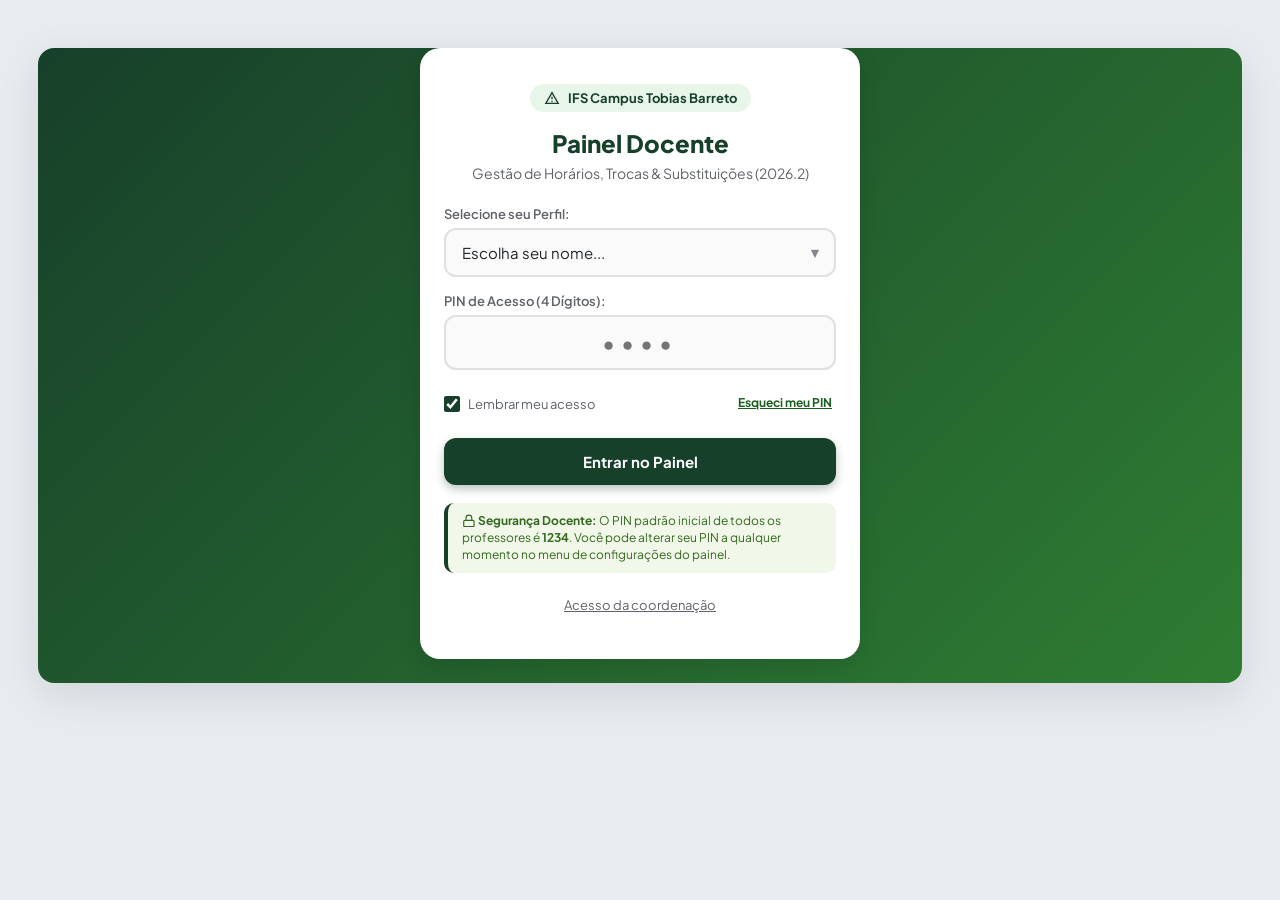
<file: index.html>
<!DOCTYPE html>
<html lang="pt-BR">
<head>
  <meta charset="UTF-8">
  <meta name="viewport" content="width=device-width, initial-scale=1.0, maximum-scale=1.0, user-scalable=no, viewport-fit=cover">
  <meta name="theme-color" content="#17402a">
  <meta name="apple-mobile-web-app-capable" content="yes">
  <meta name="apple-mobile-web-app-status-bar-style" content="black-translucent">
  <meta name="apple-mobile-web-app-title" content="Horários IFS">
  <title>Painel Docente - IFS Campus Tobias Barreto</title>
  
  <link rel="icon" id="faviconLink" type="image/png" href="./icons/icon-192.png">
  <link rel="manifest" href="./manifest.json">
  <link rel="apple-touch-icon" href="./icons/icon-192.png">
  <script src="./tema.js?v=4.84"></script>
  <script src="./feriados.js?v=4.84"></script>
  <link rel="stylesheet" href="./styles.css?v=4.84">
<link rel="preconnect" href="https://fonts.googleapis.com"><link rel="stylesheet" href="https://fonts.googleapis.com/css2?family=Plus+Jakarta+Sans:wght@400;500;600;700;800&display=swap">
</head>
<body>
<svg width="0" height="0" style="position:absolute" aria-hidden="true" focusable="false"><defs><symbol id="i-palette" viewBox="0 0 24 24"><path d="M12 22a1 1 0 0 1 0-20 10 9 0 0 1 10 9 5 5 0 0 1-5 5h-2.25a1.75 1.75 0 0 0-1.4 2.8l.3.4a1.75 1.75 0 0 1-1.4 2.8z"/><circle cx="13.5" cy="6.5" r=".5" fill="currentColor"/><circle cx="17.5" cy="10.5" r=".5" fill="currentColor"/><circle cx="6.5" cy="12.5" r=".5" fill="currentColor"/><circle cx="8.5" cy="7.5" r=".5" fill="currentColor"/></symbol><symbol id="i-undo-2" viewBox="0 0 24 24"><path d="M9 14 4 9l5-5"/><path d="M4 9h10.5a5.5 5.5 0 0 1 5.5 5.5a5.5 5.5 0 0 1-5.5 5.5H11"/></symbol><symbol id="i-alarm-clock" viewBox="0 0 24 24"><circle cx="12" cy="13" r="8" /> <path d="M12 9v4l2 2" /> <path d="M5 3 2 6" /> <path d="m22 6-3-3" /> <path d="M6.38 18.7 4 21" /> <path d="M17.64 18.67 20 21" /></symbol><symbol id="i-arrow-left-right" viewBox="0 0 24 24"><path d="M8 3 4 7l4 4" /> <path d="M4 7h16" /> <path d="m16 21 4-4-4-4" /> <path d="M20 17H4" /></symbol><symbol id="i-bell" viewBox="0 0 24 24"><path d="M10.268 21a2 2 0 0 0 3.464 0" /> <path d="M3.262 15.326A1 1 0 0 0 4 17h16a1 1 0 0 0 .74-1.673C19.41 13.956 18 12.499 18 8A6 6 0 0 0 6 8c0 4.499-1.411 5.956-2.738 7.326" /></symbol><symbol id="i-calendar-days" viewBox="0 0 24 24"><path d="M8 2v4" /> <path d="M16 2v4" /> <rect width="18" height="18" x="3" y="4" rx="2" /> <path d="M3 10h18" /> <path d="M8 14h.01" /> <path d="M12 14h.01" /> <path d="M16 14h.01" /> <path d="M8 18h.01" /> <path d="M12 18h.01" /> <path d="M16 18h.01" /></symbol><symbol id="i-chart-column" viewBox="0 0 24 24"><path d="M3 3v16a2 2 0 0 0 2 2h16" /> <path d="M18 17V9" /> <path d="M13 17V5" /> <path d="M8 17v-3" /></symbol><symbol id="i-check" viewBox="0 0 24 24"><path d="M20 6 9 17l-5-5" /></symbol><symbol id="i-chevron-right" viewBox="0 0 24 24"><path d="m9 18 6-6-6-6" /></symbol><symbol id="i-circle-check" viewBox="0 0 24 24"><circle cx="12" cy="12" r="10" /> <path d="m9 12 2 2 4-4" /></symbol><symbol id="i-circle-x" viewBox="0 0 24 24"><circle cx="12" cy="12" r="10" /> <path d="m15 9-6 6" /> <path d="m9 9 6 6" /></symbol><symbol id="i-clipboard-list" viewBox="0 0 24 24"><rect width="8" height="4" x="8" y="2" rx="1" ry="1" /> <path d="M16 4h2a2 2 0 0 1 2 2v14a2 2 0 0 1-2 2H6a2 2 0 0 1-2-2V6a2 2 0 0 1 2-2h2" /> <path d="M12 11h4" /> <path d="M12 16h4" /> <path d="M8 11h.01" /> <path d="M8 16h.01" /></symbol><symbol id="i-clock" viewBox="0 0 24 24"><circle cx="12" cy="12" r="10" /> <polyline points="12 6 12 12 16 14" /></symbol><symbol id="i-download" viewBox="0 0 24 24"><path d="M21 15v4a2 2 0 0 1-2 2H5a2 2 0 0 1-2-2v-4" /> <polyline points="7 10 12 15 17 10" /> <line x1="12" x2="12" y1="15" y2="3" /></symbol><symbol id="i-hand" viewBox="0 0 24 24"><path d="M18 11V6a2 2 0 0 0-2-2a2 2 0 0 0-2 2" /> <path d="M14 10V4a2 2 0 0 0-2-2a2 2 0 0 0-2 2v2" /> <path d="M10 10.5V6a2 2 0 0 0-2-2a2 2 0 0 0-2 2v8" /> <path d="M18 8a2 2 0 1 1 4 0v6a8 8 0 0 1-8 8h-2c-2.8 0-4.5-.86-5.99-2.34l-3.6-3.6a2 2 0 0 1 2.83-2.82L7 15" /></symbol><symbol id="i-hourglass" viewBox="0 0 24 24"><path d="M5 22h14" /> <path d="M5 2h14" /> <path d="M17 22v-4.172a2 2 0 0 0-.586-1.414L12 12l-4.414 4.414A2 2 0 0 0 7 17.828V22" /> <path d="M7 2v4.172a2 2 0 0 0 .586 1.414L12 12l4.414-4.414A2 2 0 0 0 17 6.172V2" /></symbol><symbol id="i-house" viewBox="0 0 24 24"><path d="M15 21v-8a1 1 0 0 0-1-1h-4a1 1 0 0 0-1 1v8" /> <path d="M3 10a2 2 0 0 1 .709-1.528l7-5.999a2 2 0 0 1 2.582 0l7 5.999A2 2 0 0 1 21 10v9a2 2 0 0 1-2 2H5a2 2 0 0 1-2-2z" /></symbol><symbol id="i-inbox" viewBox="0 0 24 24"><polyline points="22 12 16 12 14 15 10 15 8 12 2 12" /> <path d="M5.45 5.11 2 12v6a2 2 0 0 0 2 2h16a2 2 0 0 0 2-2v-6l-3.45-6.89A2 2 0 0 0 16.76 4H7.24a2 2 0 0 0-1.79 1.11z" /></symbol><symbol id="i-info" viewBox="0 0 24 24"><circle cx="12" cy="12" r="10" /> <path d="M12 16v-4" /> <path d="M12 8h.01" /></symbol><symbol id="i-key-round" viewBox="0 0 24 24"><path d="M2.586 17.414A2 2 0 0 0 2 18.828V21a1 1 0 0 0 1 1h3a1 1 0 0 0 1-1v-1a1 1 0 0 1 1-1h1a1 1 0 0 0 1-1v-1a1 1 0 0 1 1-1h.172a2 2 0 0 0 1.414-.586l.814-.814a6.5 6.5 0 1 0-4-4z" /> <circle cx="16.5" cy="7.5" r=".5" fill="currentColor" /></symbol><symbol id="i-landmark" viewBox="0 0 24 24"><line x1="3" x2="21" y1="22" y2="22" /> <line x1="6" x2="6" y1="18" y2="11" /> <line x1="10" x2="10" y1="18" y2="11" /> <line x1="14" x2="14" y1="18" y2="11" /> <line x1="18" x2="18" y1="18" y2="11" /> <polygon points="12 2 20 7 4 7" /></symbol><symbol id="i-life-buoy" viewBox="0 0 24 24"><circle cx="12" cy="12" r="10" /> <path d="m4.93 4.93 4.24 4.24" /> <path d="m14.84 9.17 4.24-4.24" /> <path d="m14.84 14.84 4.24 4.24" /> <path d="m9.17 14.84-4.24 4.24" /> <circle cx="12" cy="12" r="4" /></symbol><symbol id="i-lightbulb" viewBox="0 0 24 24"><path d="M15 14c.2-1 .7-1.7 1.5-2.5 1-.9 1.5-2.2 1.5-3.5A6 6 0 0 0 6 8c0 1 .2 2.2 1.5 3.5.7.7 1.3 1.5 1.5 2.5" /> <path d="M9 18h6" /> <path d="M10 22h4" /></symbol><symbol id="i-lock" viewBox="0 0 24 24"><rect width="18" height="11" x="3" y="11" rx="2" ry="2" /> <path d="M7 11V7a5 5 0 0 1 10 0v4" /></symbol><symbol id="i-mail" viewBox="0 0 24 24"><rect width="20" height="16" x="2" y="4" rx="2" /> <path d="m22 7-8.97 5.7a1.94 1.94 0 0 1-2.06 0L2 7" /></symbol><symbol id="i-mailbox" viewBox="0 0 24 24"><path d="M22 17a2 2 0 0 1-2 2H4a2 2 0 0 1-2-2V9.5C2 7 4 5 6.5 5H18c2.2 0 4 1.8 4 4v8Z" /> <polyline points="15,9 18,9 18,11" /> <path d="M6.5 5C9 5 11 7 11 9.5V17a2 2 0 0 1-2 2" /> <line x1="6" x2="7" y1="10" y2="10" /></symbol><symbol id="i-party-popper" viewBox="0 0 24 24"><path d="M5.8 11.3 2 22l10.7-3.79" /> <path d="M4 3h.01" /> <path d="M22 8h.01" /> <path d="M15 2h.01" /> <path d="M22 20h.01" /> <path d="m22 2-2.24.84a2.9 2.9 0 0 0-1.96 3.12c.1.86-.57 1.63-1.45 1.63h-.38c-.86 0-1.6.6-1.76 1.44L14 10" /> <path d="m22 13-.82-.33c-.86-.34-1.82.2-1.98 1.11c-.11.7-.72 1.22-1.43 1.22H17" /> <path d="m11 2 .33.82c.34.86-.2 1.82-1.11 1.98C9.52 4.9 9 5.52 9 6.23V7" /> <path d="M11 13c1.93 1.93 2.83 4.17 2 5-.83.83-3.07-.07-5-2-1.93-1.93-2.83-4.17-2-5 .83-.83 3.07.07 5 2Z" /></symbol><symbol id="i-pin" viewBox="0 0 24 24"><path d="M12 17v5" /> <path d="M9 10.76a2 2 0 0 1-1.11 1.79l-1.78.9A2 2 0 0 0 5 15.24V16a1 1 0 0 0 1 1h12a1 1 0 0 0 1-1v-.76a2 2 0 0 0-1.11-1.79l-1.78-.9A2 2 0 0 1 15 10.76V7a1 1 0 0 1 1-1 2 2 0 0 0 0-4H8a2 2 0 0 0 0 4 1 1 0 0 1 1 1z" /></symbol><symbol id="i-plus" viewBox="0 0 24 24"><path d="M5 12h14" /> <path d="M12 5v14" /></symbol><symbol id="i-printer" viewBox="0 0 24 24"><path d="M6 18H4a2 2 0 0 1-2-2v-5a2 2 0 0 1 2-2h16a2 2 0 0 1 2 2v5a2 2 0 0 1-2 2h-2" /> <path d="M6 9V3a1 1 0 0 1 1-1h10a1 1 0 0 1 1 1v6" /> <rect x="6" y="14" width="12" height="8" rx="1" /></symbol><symbol id="i-refresh-cw" viewBox="0 0 24 24"><path d="M3 12a9 9 0 0 1 9-9 9.75 9.75 0 0 1 6.74 2.74L21 8" /> <path d="M21 3v5h-5" /> <path d="M21 12a9 9 0 0 1-9 9 9.75 9.75 0 0 1-6.74-2.74L3 16" /> <path d="M8 16H3v5" /></symbol><symbol id="i-save" viewBox="0 0 24 24"><path d="M15.2 3a2 2 0 0 1 1.4.6l3.8 3.8a2 2 0 0 1 .6 1.4V19a2 2 0 0 1-2 2H5a2 2 0 0 1-2-2V5a2 2 0 0 1 2-2z" /> <path d="M17 21v-7a1 1 0 0 0-1-1H8a1 1 0 0 0-1 1v7" /> <path d="M7 3v4a1 1 0 0 0 1 1h7" /></symbol><symbol id="i-scale" viewBox="0 0 24 24"><path d="m16 16 3-8 3 8c-.87.65-1.92 1-3 1s-2.13-.35-3-1Z" /> <path d="m2 16 3-8 3 8c-.87.65-1.92 1-3 1s-2.13-.35-3-1Z" /> <path d="M7 21h10" /> <path d="M12 3v18" /> <path d="M3 7h2c2 0 5-1 7-2 2 1 5 2 7 2h2" /></symbol><symbol id="i-school" viewBox="0 0 24 24"><path d="M14 22v-4a2 2 0 1 0-4 0v4" /> <path d="m18 10 3.447 1.724a1 1 0 0 1 .553.894V20a2 2 0 0 1-2 2H4a2 2 0 0 1-2-2v-7.382a1 1 0 0 1 .553-.894L6 10" /> <path d="M18 5v17" /> <path d="m4 6 7.106-3.553a2 2 0 0 1 1.788 0L20 6" /> <path d="M6 5v17" /> <circle cx="12" cy="9" r="2" /></symbol><symbol id="i-send" viewBox="0 0 24 24"><path d="M14.536 21.686a.5.5 0 0 0 .937-.024l6.5-19a.496.496 0 0 0-.635-.635l-19 6.5a.5.5 0 0 0-.024.937l7.93 3.18a2 2 0 0 1 1.112 1.11z" /> <path d="m21.854 2.147-10.94 10.939" /></symbol><symbol id="i-settings" viewBox="0 0 24 24"><path d="M12.22 2h-.44a2 2 0 0 0-2 2v.18a2 2 0 0 1-1 1.73l-.43.25a2 2 0 0 1-2 0l-.15-.08a2 2 0 0 0-2.73.73l-.22.38a2 2 0 0 0 .73 2.73l.15.1a2 2 0 0 1 1 1.72v.51a2 2 0 0 1-1 1.74l-.15.09a2 2 0 0 0-.73 2.73l.22.38a2 2 0 0 0 2.73.73l.15-.08a2 2 0 0 1 2 0l.43.25a2 2 0 0 1 1 1.73V20a2 2 0 0 0 2 2h.44a2 2 0 0 0 2-2v-.18a2 2 0 0 1 1-1.73l.43-.25a2 2 0 0 1 2 0l.15.08a2 2 0 0 0 2.73-.73l.22-.39a2 2 0 0 0-.73-2.73l-.15-.08a2 2 0 0 1-1-1.74v-.5a2 2 0 0 1 1-1.74l.15-.09a2 2 0 0 0 .73-2.73l-.22-.38a2 2 0 0 0-2.73-.73l-.15.08a2 2 0 0 1-2 0l-.43-.25a2 2 0 0 1-1-1.73V4a2 2 0 0 0-2-2z" /> <circle cx="12" cy="12" r="3" /></symbol><symbol id="i-skip-forward" viewBox="0 0 24 24"><polygon points="5 4 15 12 5 20 5 4" /> <line x1="19" x2="19" y1="5" y2="19" /></symbol><symbol id="i-smartphone" viewBox="0 0 24 24"><rect width="14" height="20" x="5" y="2" rx="2" ry="2" /> <path d="M12 18h.01" /></symbol><symbol id="i-triangle-alert" viewBox="0 0 24 24"><path d="m21.73 18-8-14a2 2 0 0 0-3.48 0l-8 14A2 2 0 0 0 4 21h16a2 2 0 0 0 1.73-3" /> <path d="M12 9v4" /> <path d="M12 17h.01" /></symbol><symbol id="i-upload" viewBox="0 0 24 24"><path d="M21 15v4a2 2 0 0 1-2 2H5a2 2 0 0 1-2-2v-4" /> <polyline points="17 8 12 3 7 8" /> <line x1="12" x2="12" y1="3" y2="15" /></symbol><symbol id="i-user-round" viewBox="0 0 24 24"><circle cx="12" cy="8" r="5" /> <path d="M20 21a8 8 0 0 0-16 0" /></symbol><symbol id="i-x" viewBox="0 0 24 24"><path d="M18 6 6 18" /> <path d="m6 6 12 12" /></symbol></defs></svg>

<div class="app-container">

  <!-- ===================================================================== -->
  <!-- TELA 1: IDENTIFICAÇÃO E LOGIN COM SISTEMA DE PIN                      -->
  <!-- ===================================================================== -->
  <section id="tela-login">
    <div class="login-card">
      <div class="login-badge">
        <svg viewBox="0 0 24 24" fill="currentColor">
          <path d="M12 2L1 21h22L12 2zm0 3.99L19.53 19H4.47L12 5.99zM11 10h2v4h-2zm0 6h2v2h-2z"/>
        </svg>
        <span>IFS Campus Tobias Barreto</span>
      </div>
      
      <h1 class="login-title">Painel Docente</h1>
      <p class="login-subtitle">Gestão de Horários, Trocas & Substituições (2026.2)</p>

      <div id="erroLogin" class="error-text"></div>

      <div class="form-group">
        <label class="form-label" for="loginProf">Selecione seu Perfil:</label>
        <div class="select-wrapper">
          <select id="loginProf" class="custom-select">
            <option value="" disabled selected>Escolha seu nome...</option>
            <option value="Eber">Prof. Eber (Você)</option>
            <option value="Adriano">Prof. Adriano</option>
            <option value="Alex">Prof. Alex</option>
            <option value="Alyrio">Prof. Alyrio</option>
            <option value="Ângelo">Prof. Ângelo</option>
            <option value="Christiano">Prof. Christiano</option>
            <option value="Claifton">Prof. Claifton</option>
            <option value="Elliot">Prof. Elliot</option>
            <option value="Emerson">Prof. Emerson</option>
            <option value="Érica Delfino">Profa. Érica Delfino</option>
            <option value="Eric">Prof. Eric</option>
            <option value="Felippe">Prof. Felippe</option>
            <option value="Fernanda">Profa. Fernanda</option>
            <option value="Grayce">Profa. Grayce</option>
            <option value="Pedro Ernesto">Prof. Pedro Ernesto</option>
            <option value="Pedro Goes">Prof. Pedro Goes</option>
            <option value="Luiz Rafael Freitas">Prof. Luiz Rafael Freitas</option>
            <option value="Raisa">Profa. Raisa</option>
            <option value="Sanderson">Prof. Sanderson</option>
            <option value="Sérgio">Prof. Sérgio</option>
            <option value="Vinicius">Prof. Vinicius</option>
            <option value="Vitor">Prof. Vitor</option>
            <option value="Weder">Prof. Weder</option>
            <option value="Welkson">Prof. Welkson</option>
          </select>
        </div>
      </div>

      <div class="form-group">
        <label class="form-label" for="pinInput">PIN de Acesso (4 Dígitos):</label>
        <div class="pin-field-container">
          <input type="password" id="pinInput" class="pin-input" placeholder="••••" maxlength="6" inputmode="numeric">
          <div style="display: flex; justify-content: space-between; align-items: center; margin-top: 4px;">
            <label class="checkbox-label">
              <input type="checkbox" id="lembrarAcesso" checked>
              <span>Lembrar meu acesso</span>
            </label>
            <button type="button" id="btnEsqueciPin" style="background: none; border: none; padding: 10px 4px; min-height: 40px; color: #1b5e20; font-size: 12px; font-weight: 700; cursor: pointer; text-decoration: underline;">
              Esqueci meu PIN
            </button>
          </div>
        </div>
      </div>

      <button type="button" id="btnLogin" class="btn-primary">Entrar no Painel</button>

      <div class="login-info-box">
        <svg class="ic" aria-hidden="true"><use href="#i-lock"/></svg> <strong>Segurança Docente:</strong> O PIN padrão inicial de todos os professores é <strong>1234</strong>. Você pode alterar seu PIN a qualquer momento no menu de configurações do painel.
      </div>
      <p style="text-align:center;margin-top:14px;font-size:13px"><a href="./admin.html" style="color:#5f6368;display:inline-block;padding:10px 12px">Acesso da coordenação</a></p>
    </div>
  </section>


  <!-- ===================================================================== -->
  <!-- TELA 2: PAINEL PRINCIPAL DO DOCENTE                                   -->
  <!-- ===================================================================== -->
  <section id="tela-painel">
    
    <!-- Header e Navegação Unificados (Sticky sem sobreposição) -->
    <div class="header-nav-sticky-wrapper">
      <!-- Cabeçalho -->
      <header class="app-header">
        <div class="header-top">
          <div class="brand-info">
            <h1>Painel Docente • IFSTB</h1>
            <p class="brand-campus">Campus Tobias Barreto</p>
            <p class="brand-prof" id="nomeUsuarioTopo"></p>
          </div>
          
          <div class="user-status">
            <button type="button" id="btnNotificacoesGlobal" class="btn-header-notif" title="Ver Central de Mudanças e Alertas" aria-label="Notificações e Mudanças">
              <span><svg class="ic" aria-hidden="true"><use href="#i-bell"/></svg></span>
              <span id="badgeMudancasGlobal" class="badge-notif-counter" style="display:none;">0</span>
            </button>
            <button type="button" id="btnOpenSettings" class="btn-header-action" title="Configurações e E-mails"><svg class="ic" aria-hidden="true"><use href="#i-settings"/></svg></button>
            <button type="button" id="btnLogout" class="btn-header-action" title="Sair da Conta">Sair</button>
          </div>
        </div>

        <!-- Barra de Sincronização -->
        <div class="sync-bar">
          <div class="sync-status">
            <span id="syncDot" class="sync-dot"></span>
            <span id="syncText">Sincronizado</span>
          </div>
          <div>
            <span id="nomeUsuarioLogado" style="font-weight: 600; margin-right: 6px;">Prof. Eber</span>
            <button type="button" id="btnManualRefresh" class="btn-refresh">Atualizar</button>
          </div>
        </div>
      </header>

      <!-- Banner Global de Alerta -->
      <div id="alertBanner" class="alert-banner">
        <div class="alert-banner-content">
          <div class="alert-pulse-badge" id="countAlertas">0</div>
          <span id="textoAlertBanner">Aulas disponíveis para substituição!</span>
        </div>
        <button type="button" id="btnVerAlertas" class="btn-view-alert">Ver Aulas</button>
      </div>

      <!-- Navegação por Abas (Tabs) -->
      <div id="bannerFila" class="banner-fila" role="status" aria-live="polite" style="display:none">
        <span id="bannerFilaTexto"></span>
        <button type="button" id="btnTentarEnvio" class="btn-fila">Tentar agora</button>
      </div>
      <nav class="tab-navigation">
        <button type="button" class="tab-btn active" data-tab="tab-minha">
          <span class="tab-ic"><svg class="ic" aria-hidden="true"><use href="#i-calendar-days"/></svg></span><span class="tab-lbl"><span class="l-longo">Minha Grade</span><span class="l-curto">Grade</span></span>
        </button>
        <button type="button" class="tab-btn" data-tab="tab-livres">
          <span class="tab-ic"><svg class="ic" aria-hidden="true"><use href="#i-life-buoy"/></svg></span><span class="tab-lbl"><span class="l-longo">Disponíveis</span><span class="l-curto">Livres</span></span>
        </button>
        <button type="button" class="tab-btn" data-tab="tab-banco">
          <span class="tab-ic"><svg class="ic" aria-hidden="true"><use href="#i-landmark"/></svg></span><span class="tab-lbl"><span class="l-longo">Banco de aulas</span><span class="l-curto">Banco</span></span>
        </button>
        <button type="button" class="tab-btn" data-tab="tab-trocas">
          <span class="tab-ic"><svg class="ic" aria-hidden="true"><use href="#i-arrow-left-right"/></svg></span><span class="tab-lbl"><span class="l-longo">Trocas &amp; Reposições</span><span class="l-curto">Trocas</span></span>
          <span class="badge-counter" id="badgeQtdTrocas" style="display:none; background: var(--accent-swap);">0</span>
        </button>
        <button type="button" class="tab-btn" data-tab="tab-turmas">
          <span class="tab-ic"><svg class="ic" aria-hidden="true"><use href="#i-school"/></svg></span><span class="tab-lbl"><span class="l-longo">Turmas</span><span class="l-curto">Turmas</span></span>
        </button>
        <button type="button" class="tab-btn" data-tab="tab-relatorios">
          <span class="tab-ic"><svg class="ic" aria-hidden="true"><use href="#i-chart-column"/></svg></span><span class="tab-lbl"><span class="l-longo">Relatórios</span><span class="l-curto">Relat.</span></span>
        </button>
        <button type="button" class="tab-btn" data-tab="tab-emails">
          <span class="tab-ic"><svg class="ic" aria-hidden="true"><use href="#i-mail"/></svg></span><span class="tab-lbl"><span class="l-longo">E-mails &amp; Avisos</span><span class="l-curto">Avisos</span></span>
          <span class="badge-counter" id="badgeQtdEmails" style="display:none; background: var(--accent-reposicao);">0</span>
        </button>
      </nav>
    </div>

    <!-- Área de Conteúdo das Abas -->
    <main class="content-area">

      <!-- Legenda de Cores -->
      <div class="legend-box">
        <div class="legend-tag">
          <span class="status-dot dot-green"></span>
          <span>Aula Confirmada</span>
        </div>
        <div class="legend-tag">
          <span class="status-dot dot-red"></span>
          <span>Precisa de Substituto</span>
        </div>
        <div class="legend-tag">
          <span class="status-dot dot-yellow"></span>
          <span>Substituição Assumida</span>
        </div>
        <div class="legend-tag">
          <span class="status-dot dot-purple"></span>
          <span>Troca (Permuta)</span>
        </div>
        <div class="legend-tag">
          <span class="status-dot dot-blue"></span>
          <span>Reposição</span>
        </div>
      </div>

      <!-- ABA 1: MINHA GRADE -->
      <div id="tab-minha" class="tab-pane active">
        <div class="action-bar-top">
          <button type="button" id="btnOpenModalAusenciaMultipla" class="btn-quick-action btn-falta-trigger">
            <span><svg class="ic" aria-hidden="true"><use href="#i-triangle-alert"/></svg> Informar Falta (Múltiplos Tempos)</span>
          </button>
          <button type="button" id="btnOpenModalReposicao" class="btn-quick-action btn-reposicao-trigger">
            <span><svg class="ic" aria-hidden="true"><use href="#i-calendar-days"/></svg> Agendar Reposição de Aula</span>
          </button>
        </div>
        <div id="avisoFeriado" class="aviso-feriado" style="display:none;" role="status"></div>
        <div id="balizadorAula" class="balizador" style="display:none;" aria-live="polite"></div>
        <div id="minhaGradeContainer"></div>
      </div>

      <!-- ABA 2: AULAS DISPONÍVEIS -->
      <div id="tab-livres" class="tab-pane">
        <div id="aulasLivresContainer"></div>
      </div>

      <!-- ABA: BANCO DE AULAS -->
      <div id="tab-banco" class="tab-pane">
        <div id="bancoContainer"></div>
      </div>

      <!-- ABA 3: TROCAS E REPOSIÇÕES -->
      <div id="tab-trocas" class="tab-pane">
        <!-- BARRA RÁPIDA DE AÇÕES -->
        <div class="action-bar-top" style="margin-bottom: 16px;">
          <button type="button" id="btnNovaTrocaTab" class="btn-quick-action" style="background: var(--accent-swap-light); color: var(--accent-swap); border: 1px solid color-mix(in srgb, var(--accent-swap) 25%, transparent);">
            <span><svg class="ic" aria-hidden="true"><use href="#i-arrow-left-right"/></svg> Propor Troca de Horário (Múltiplos Tempos)</span>
          </button>
          <button type="button" id="btnNovaReposicaoTab" class="btn-quick-action btn-reposicao-trigger">
            <span><svg class="ic" aria-hidden="true"><use href="#i-calendar-days"/></svg> Agendar Reposição de Aula</span>
          </button>
        </div>

        <div class="filtros-solic">
        <div class="form-group">
          <label class="form-label" for="filtroEscopoSolic">Mostrar:</label>
          <select id="filtroEscopoSolic" class="custom-input">
            <option value="minhas" selected>Só as minhas</option>
            <option value="todas">De todos os professores</option>
          </select>
        </div>
        <div class="form-group">
          <label class="form-label" for="filtroStatusSolic">Situação das permutas:</label>
          <select id="filtroStatusSolic" class="custom-input">
            <option value="todas" selected>Todas</option>
            <option value="pendente">Pendentes</option>
            <option value="aceita">Confirmadas</option>
            <option value="recusada">Recusadas</option>
          </select>
        </div>
        <div class="form-group">
          <label class="form-label" for="filtroPeriodoSolic">Período da solicitação:</label>
          <select id="filtroPeriodoSolic" class="custom-input">
            <option value="1">Última semana</option>
            <option value="2">Últimas 2 semanas</option>
            <option value="4">Últimas 4 semanas</option>
            <option value="8">Últimas 8 semanas</option>
            <option value="todas" selected>Todas</option>
          </select>
        </div>
        </div>

        <h3 class="day-header"><svg class="ic" aria-hidden="true"><use href="#i-arrow-left-right"/></svg> Propostas de Troca de Horários (Permutas)</h3>
        <div id="trocasContainer"></div>

        <h3 class="day-header" style="margin-top: 24px;"><svg class="ic" aria-hidden="true"><use href="#i-calendar-days"/></svg> Reposições de Aula Cadastradas</h3>
        <div id="reposicoesContainer"></div>
      </div>

      <!-- ABA 4: GRADE POR TURMA -->
      <div id="tab-turmas" class="tab-pane">
        <div class="form-group" style="margin-bottom: 12px;">
          <label class="form-label" for="filtroTurmaSelect">Filtrar por Turma (Integrado, Subsequente & Graduação):</label>
          <div class="select-wrapper">
            <select id="filtroTurmaSelect" class="custom-select">
              <optgroup label="Cursos Técnicos Integrados (Diurno)">
                <option value="1º DS">1º Desenvolvimento de Sistemas (1º DS)</option>
                <option value="2º DS">2º Desenvolvimento de Sistemas (2º DS)</option>
                <option value="3º DS">3º Desenvolvimento de Sistemas (3º DS)</option>
                <option value="1º ADM">1º Administração (1º ADM)</option>
                <option value="2º ADM">2º Administração (2º ADM)</option>
                <option value="3º ADM">3º Administração (3º ADM)</option>
              </optgroup>
              <optgroup label="Cursos Técnicos Subsequentes (Noturno)">
                <option value="1º Info">1º Semestre Informática (1º Info - Subsequente)</option>
                <option value="3º Info">3º Semestre Informática (3º Info - Subsequente)</option>
                <option value="2º Comércio">2º Semestre Comércio (2º Comércio - Subsequente)</option>
              </optgroup>
              <optgroup label="Curso Superior (Noturno)">
                <option value="Graduação ADM">Bacharelado em Administração (Graduação ADM)</option>
              </optgroup>
            </select>
          </div>
        </div>
        <div id="gradeTurmaContainer"></div>
      </div>

      <!-- ABA 5: RELATÓRIOS & PRESTAÇÃO DE CONTAS -->
      <div id="tab-relatorios" class="tab-pane">
        
        <!-- Cabeçalho Exclusivo para Impressão -->
        <div class="print-only-header">
          <h2 style="font-size: 18px; margin: 0;">INSTITUTO FEDERAL DE SERGIPE - CAMPUS TOBIAS BARRETO</h2>
          <p style="font-size: 13px; margin: 4px 0 0 0;">RELATÓRIO CONSOLIDADO DE HORÁRIOS, SUBSTITUIÇÕES, PERMUTAS E REPOSIÇÕES</p>
          <small id="dataGeracaoRelatorio" style="font-size: 11px;"></small>
        </div>

        <div class="report-header-box">
          <div class="report-header-title"><svg class="ic" aria-hidden="true"><use href="#i-chart-column"/></svg> Relatórios & Prestação de Contas</div>
          <div class="report-header-desc">
            Consolidado para a Coordenação Pedagógica, Direção de Ensino e controle de carga horária / RIT.
          </div>
        </div>

        <!-- Indicadores / KPIs -->
        <div class="report-kpis">
          <div class="report-kpi-card kpi-faltas">
            <div class="report-kpi-num" id="kpiTotalFaltas">0</div>
            <div class="report-kpi-title">Ausências</div>
          </div>
          <div class="report-kpi-card kpi-subs">
            <div class="report-kpi-num" id="kpiTotalSubs">0</div>
            <div class="report-kpi-title">Substituições</div>
          </div>
          <div class="report-kpi-card kpi-trocas">
            <div class="report-kpi-num" id="kpiTotalTrocas">0</div>
            <div class="report-kpi-title">Permutas</div>
          </div>
          <div class="report-kpi-card kpi-rep">
            <div class="report-kpi-num" id="kpiTotalRep">0</div>
            <div class="report-kpi-title">Reposições</div>
          </div>
        </div>

        <!-- Barra de Filtros do Relatório -->
        <div class="report-filters-bar">
          <div class="form-group">
            <label class="form-label" for="filtroRelatorioTipo">Tipo de Registro:</label>
            <div class="select-wrapper">
              <select id="filtroRelatorioTipo" class="custom-select">
                <option value="TODOS">Todos os Registros</option>
                <option value="AUSENCIA">Ausências / Faltas</option>
                <option value="SUBSTITUICAO">Substituições Assumidas</option>
                <option value="PERMUTA">Trocas (Permutas)</option>
                <option value="REPOSICAO">Reposições de Aula</option>
              </select>
            </div>
          </div>

          <div class="form-group">
            <label class="form-label" for="filtroRelatorioProf">Filtrar Docente:</label>
            <div class="select-wrapper">
              <select id="filtroRelatorioProf" class="custom-select">
                <option value="TODOS">Todos os Professores</option>
              </select>
            </div>
          </div>

          <div class="form-group">
            <label class="form-label" for="filtroRelatorioTurma">Filtrar Turma:</label>
            <div class="select-wrapper">
              <select id="filtroRelatorioTurma" class="custom-select">
                <option value="TODAS">Todas as Turmas</option>
                <optgroup label="Integrado (Diurno)">
                  <option value="1º DS">1º DS</option>
                  <option value="2º DS">2º DS</option>
                  <option value="3º DS">3º DS</option>
                  <option value="1º ADM">1º ADM</option>
                  <option value="2º ADM">2º ADM</option>
                  <option value="3º ADM">3º ADM</option>
                </optgroup>
                <optgroup label="Subsequente (Noturno)">
                  <option value="1º Info">1º Info (Subsequente)</option>
                  <option value="3º Info">3º Info (Subsequente)</option>
                  <option value="2º Comércio">2º Comércio (Subsequente)</option>
                </optgroup>
                <optgroup label="Superior (Noturno)">
                  <option value="Graduação ADM">Graduação ADM</option>
                </optgroup>
              </select>
            </div>
          </div>
        </div>

        <!-- Ações de Exportação -->
        <div class="report-actions-row">
          <button type="button" id="btnImprimirRelatorio" class="btn-report-action btn-report-print">
            <span><svg class="ic" aria-hidden="true"><use href="#i-printer"/></svg> Imprimir / Salvar PDF</span>
          </button>
          <button type="button" id="btnExportarCsv" class="btn-report-action btn-report-csv">
            <span><svg class="ic" aria-hidden="true"><use href="#i-download"/></svg> Baixar Planilha (CSV)</span>
          </button>
          <button type="button" id="btnCopiarTabela" class="btn-report-action btn-report-copy">
            <span><svg class="ic" aria-hidden="true"><use href="#i-clipboard-list"/></svg> Copiar Tabela</span>
          </button>
        </div>

        <!-- Dica de Rolagem para Telas Menores -->
        <div class="table-scroll-hint">
          <span>↔️ Deslize para o lado para visualizar todas as colunas do relatório</span>
        </div>

        <!-- Tabela do Relatório -->
        <div class="report-table-wrapper">
          <table class="report-table">
            <thead>
              <tr>
                <th>Data / Horário</th>
                <th>Tipo</th>
                <th>Docente Titular</th>
                <th>Substituto / Colega</th>
                <th>Turma & Disciplina</th>
                <th>Detalhes / Justificativa</th>
                <th>Status</th>
              </tr>
            </thead>
            <tbody id="tabelaRelatoriosCorpo">
              <!-- Linhas geradas dinamicamente -->
            </tbody>
          </table>
        </div>

        <!-- Assinaturas Formais para Impressão -->
        <div class="print-signatures">
          <div class="signature-line">
            Coordenação de Curso
          </div>
          <div class="signature-line">
            Direção de Ensino (DEN / IFS)
          </div>
        </div>

      </div>

      <!-- ABA 6: CENTRAL DE E-MAILS & NOTIFICAÇÕES -->
      <div id="tab-emails" class="tab-pane">
        <div style="background: white; padding: 12px 14px; border-radius: 12px; margin-bottom: 14px; box-shadow: var(--shadow-sm);">
          <div style="font-size: 13px; font-weight: 700; color: var(--primary-dark); margin-bottom: 4px;">
            <svg class="ic" aria-hidden="true"><use href="#i-send"/></svg> Meus avisos
          </div>
          <p style="font-size: 12px; color: var(--text-secondary); line-height: 1.4;">
            Os e-mails que o sistema enviou para você. Arquive os que já viu para deixar a caixa limpa.
          </p>
        </div>
        <div id="emailsLogContainer"></div>
      </div>

    </main>

  </section>

</div>

<!-- ======================================================================= -->
<!-- MODAIS INTELIGENTES                                                     -->
<!-- ======================================================================= -->

<!-- Modal 1: Liberar Aula com Seleção de Múltiplos Tempos e Única Justificativa -->
<div id="modalLiberar" class="modal-overlay">
  <div class="modal-card modal-card-large">
    <div class="modal-header">
      <h3 class="modal-title"><svg class="ic" aria-hidden="true"><use href="#i-triangle-alert"/></svg> Informar Ausência / Falta de Aulas</h3>
      <button type="button" class="btn-close-modal">&times;</button>
    </div>
    <div class="modal-body">
      <div class="form-group">
        <label class="form-label" for="selectDiaFalta">Dia da Semana:</label>
        <select id="selectDiaFalta" class="custom-input custom-select"></select>
      </div>

      <div class="form-group">
        <div class="tempos-selection-header">
          <label class="form-label" style="margin-bottom:0;">Selecione os Tempos para a Mesma Justificativa:</label>
          <div class="tempos-quick-actions">
            <button type="button" id="btnMarcarTodosTempos" class="btn-chip-action">Marcar Todos do Dia</button>
            <button type="button" id="btnDesmarcarTodosTempos" class="btn-chip-action">Desmarcar</button>
          </div>
        </div>
        <div id="listaTemposContainer" class="tempos-checklist-container"></div>
        <div id="resumoTemposSelecionados" class="tempos-summary-badge">0 tempos selecionados</div>
      </div>

      <div class="form-group">
        <label class="form-label" for="inputDataFalta">Data da Ausência / Falta:</label>
        <input type="date" id="inputDataFalta" class="custom-input">
      </div>

      <div class="form-group">
        <label class="form-label" for="inputMotivoFalta">Motivo / Justificativa (Única para todos os tempos marcados):</label>
        <input type="text" id="inputMotivoFalta" class="custom-input" placeholder="Ex: Consulta médica, banca examinadora, capacitação, atestado">
      </div>

      <p id="modalLiberarDesc" style="font-size: 11px; color: var(--primary-color); font-weight: 600; margin-top: 6px;"></p>

      <div class="modal-info-box">
        <svg class="ic" aria-hidden="true"><use href="#i-info"/></svg> Todos os tempos selecionados serão disponibilizados simultaneamente para substituição e a coordenação pedagógica receberá uma notificação única consolidada.
      </div>
    </div>
    <div class="modal-actions">
      <button type="button" class="btn-secondary btn-cancelar-modal">Cancelar</button>
      <button type="button" id="btnConfirmarLiberar" class="btn-danger">
        <span id="textoBtnConfirmarLiberar">Confirmar Falta</span>
      </button>
    </div>
  </div>
</div>

<!-- Modal 2: Confirmar Assunção de Aula -->
<div id="modalAssumir" class="modal-overlay">
  <div class="modal-card">
    <div class="modal-header">
      <h3 class="modal-title">Assumir Substituição</h3>
      <button type="button" class="btn-close-modal">&times;</button>
    </div>
    <div class="modal-body">
      <p id="modalAssumirTexto"></p>
      <p style="margin-top: 10px; font-size: 12px; color: var(--primary-color);">
        <svg class="ic" aria-hidden="true"><use href="#i-circle-check"/></svg> A coordenação pedagógica e o professor cedente receberão a confirmação imediata por e-mail.
      </p>
    </div>
    <div class="modal-actions">
      <button type="button" class="btn-secondary btn-cancelar-modal">Voltar</button>
      <button type="button" id="btnConfirmarAssumir" class="btn-primary" style="flex:1;">Confirmar Substituição</button>
    </div>
  </div>
</div>

<!-- Modal: Assumir aula sem professor (Banco de aulas) -->
<div id="modalBanco" class="modal-overlay">
  <div class="modal-card">
    <div class="modal-header">
      <h3 class="modal-title">Assumir aula no Banco de aulas</h3>
      <button type="button" class="btn-close-modal">&times;</button>
    </div>
    <div class="modal-body">
      <p id="modalBancoTexto" style="margin-bottom: 12px;"></p>
      <div class="form-group">
        <label for="selectDataBanco" class="form-label">Em que dia você vai ministrar?</label>
        <select id="selectDataBanco" class="custom-input custom-select"></select>
      </div>
      <div class="form-group">
        <label for="inputObsBanco" class="form-label">Observação (opcional)</label>
        <input type="text" id="inputObsBanco" class="custom-input" maxlength="120" placeholder="Ex: conteúdo que vou trabalhar">
      </div>
      <p style="margin-top: 8px; font-size: 12px; color: var(--primary-color);">
        A coordenação confirma o pedido. Depois da confirmação, cada tempo vira 1 crédito no seu banco de aulas.
      </p>
    </div>
    <div class="modal-actions">
      <button type="button" class="btn-secondary btn-cancelar-modal">Voltar</button>
      <button type="button" id="btnConfirmarBanco" class="btn-primary" style="flex:1;">Enviar pedido</button>
    </div>
  </div>
</div>

<!-- Modal 3: Propor Troca de Horário (Permuta de Múltiplos Tempos) -->
<div id="modalTroca" class="modal-overlay">
  <div class="modal-card modal-card-large">
    <div class="modal-header">
      <h3 class="modal-title"><svg class="ic" aria-hidden="true"><use href="#i-arrow-left-right"/></svg> Propor Permuta de Horários (Múltiplos Tempos)</h3>
      <button type="button" class="btn-close-modal">&times;</button>
    </div>
    <div class="modal-body">
      <!-- Seção 1: Minhas Aulas a Ceder -->
      <div class="swap-section-card">
        <div class="swap-section-title">
          <span><svg class="ic" aria-hidden="true"><use href="#i-upload"/></svg> 1. Suas Aulas a Serem Cedidas</span>
          <span class="badge-count-swap" id="badgeMinhasAulasCedidas">0 tempos</span>
        </div>
        <div class="form-group" style="margin-bottom: 6px;">
          <div class="tempos-selection-header">
            <label class="form-label" for="selectDiaMinhasAulasTroca" style="margin-bottom:0;">Dia da sua grade:</label>
            <div class="tempos-quick-actions">
              <button type="button" id="btnMarcarTodasMinhasTroca" class="btn-chip-action">Marcar Todas</button>
              <button type="button" id="btnDesmarcarTodasMinhasTroca" class="btn-chip-action">Desmarcar</button>
            </div>
          </div>
          <select id="selectDiaMinhasAulasTroca" class="custom-input custom-select" style="margin-bottom:8px;"></select>
          <div id="listaMinhasAulasTroca" class="tempos-checklist-container" style="max-height: 140px;"></div>
        </div>
      </div>

      <!-- Seção 2: Colega e Aulas Desejadas -->
      <div class="swap-section-card" style="margin-top: 12px;">
        <div class="swap-section-title">
          <span><svg class="ic" aria-hidden="true"><use href="#i-download"/></svg> 2. Professor Colega e Aulas Desejadas</span>
          <span class="badge-count-swap" id="badgeAulasColegaDesejadas">0 tempos</span>
        </div>
        
        <div class="form-group" style="margin-bottom: 8px;">
          <label class="form-label" for="selectColegaTroca">Com qual professor deseja permutar?</label>
          <select id="selectColegaTroca" class="custom-input custom-select">
            <option value="" disabled selected>Selecione o professor colega...</option>
          </select>
        </div>

        <div id="containerAulasColegaTroca" style="display:none;">
          <div class="tempos-selection-header">
            <label class="form-label" for="selectDiaColegaTroca" style="margin-bottom:0;">Dia da grade do colega:</label>
            <div class="tempos-quick-actions">
              <button type="button" id="btnMarcarTodasColegaTroca" class="btn-chip-action">Marcar Todas</button>
              <button type="button" id="btnDesmarcarTodasColegaTroca" class="btn-chip-action">Desmarcar</button>
            </div>
          </div>
          <select id="selectDiaColegaTroca" class="custom-input custom-select" style="margin-bottom:8px;"></select>
          <div id="listaAulasColegaTroca" class="tempos-checklist-container" style="max-height: 140px;"></div>
        </div>
      </div>

      <!-- Indicador de Balanço / Resumo da Troca -->
      <div id="resumoBalancoTroca" class="swap-balance-indicator">
        <svg class="ic" aria-hidden="true"><use href="#i-scale"/></svg> Selecione as suas aulas e as aulas do colega para comparar os tempos.
      </div>

      <!-- Seção 3: Data e Justificativa -->
      <div class="form-group" style="margin-top: 10px;">
        <label class="form-label" for="inputDataTroca">Data ou Período Previsto para a Troca:</label>
        <input type="date" id="inputDataTroca" class="custom-input">
      </div>

      <div class="form-group">
        <label class="form-label" for="inputMotivoTroca">Justificativa da Permuta (Única para todos os tempos):</label>
        <input type="text" id="inputMotivoTroca" class="custom-input" placeholder="Ex: Acordo mútuo para participação em evento acadêmico / banca">
      </div>
    </div>
    <div class="modal-actions">
      <button type="button" class="btn-secondary btn-cancelar-modal">Cancelar</button>
      <button type="button" id="btnConfirmarPropostaTroca" class="btn-purple">
        <span id="textoBtnConfirmarPropostaTroca">Enviar Proposta de Troca</span>
      </button>
    </div>
  </div>
</div>

<!-- Modal 4: Agendar Reposição de Aula -->
<div id="modalReposicao" class="modal-overlay">
  <div class="modal-card">
    <div class="modal-header">
      <h3 class="modal-title">Agendar Reposição de Aula</h3>
      <button type="button" class="btn-close-modal">&times;</button>
    </div>
    <div class="modal-body">
      <div class="form-group">
        <label class="form-label">Disciplina / Turma a Repor (pode marcar mais de uma):</label>
        <div id="listaDisciplinasReposicao" class="lista-checks-repos" role="group" aria-label="Disciplinas e turmas a repor"></div>
        <button type="button" id="btnMarcarTodasRepos" class="btn-link" style="margin-top:6px;">Marcar todas</button>
      </div>

      <div class="form-group">
        <label class="form-label" for="inputDataReposicao">Data da Reposição (Ex: Sábado Letivo ou Contraturno):</label>
        <input type="date" id="inputDataReposicao" class="custom-input">
      </div>

      <div class="form-group">
        <label class="form-label" for="inputHoraIniReposicao">Horário da Reposição:</label>
        <div style="display:flex; gap:10px; align-items:center;">
          <input type="time" id="inputHoraIniReposicao" style="flex:1;min-width:0" class="custom-input" aria-label="Início" step="300">
          <span style="font-weight:700;">às</span>
          <input type="time" id="inputHoraFimReposicao" style="flex:1;min-width:0" class="custom-input" aria-label="Término" step="300">
        </div>
      </div>

      <div class="form-group">
        <label class="form-label" for="inputSalaReposicao">Local / Sala de Aula:</label>
        <input type="text" id="inputSalaReposicao" class="custom-input" placeholder="Ex: Laboratório 1 ou Sala 04">
      </div>

      <div class="form-group">
        <label class="form-label" for="inputMotivoReposicao">Referente à ausência do dia (opcional):</label>
        <input type="date" id="inputMotivoReposicao" class="custom-input">
      </div>
    </div>
    <div class="modal-actions">
      <button type="button" class="btn-secondary btn-cancelar-modal">Cancelar</button>
      <button type="button" id="btnConfirmarReposicao" class="btn-blue">Agendar e Avisar Coordenação</button>
    </div>
  </div>
</div>

<!-- Modal 5: Bloqueio por Conflito de Horário -->
<div id="modalConflito" class="modal-overlay">
  <div class="modal-card" style="border-top: 6px solid var(--accent-color);">
    <div class="modal-header">
      <h3 class="modal-title" style="color: var(--accent-color);"><svg class="ic" aria-hidden="true"><use href="#i-triangle-alert"/></svg> Conflito de Horário Detectado</h3>
      <button type="button" class="btn-close-modal">&times;</button>
    </div>
    <div class="modal-body">
      <p id="modalConflitoTexto" style="line-height: 1.5; white-space: pre-line;"></p>
    </div>
    <div class="modal-actions">
      <button type="button" class="btn-primary btn-cancelar-modal" style="width: 100%;">Entendido</button>
    </div>
  </div>
</div>

<!-- Modal: Meu sinal escolar -->
<div id="modalSinal" class="modal-overlay">
  <div class="modal-card">
    <div class="modal-header">
      <h3 class="modal-title"><svg class="ic" aria-hidden="true"><use href="#i-bell"/></svg> Meu sinal escolar</h3>
      <button type="button" class="btn-close-modal">&times;</button>
    </div>
    <div class="modal-body">
      <p class="sinal-intro">Avisos discretos no <strong>seu celular</strong> nos horários das suas aulas. Os alunos não ouvem nada.</p>
      <div id="sinalVencido" class="sinal-venc" hidden><svg class="ic" aria-hidden="true"><use href="#i-triangle-alert"/></svg> O período dos toques já terminou. Peça à coordenação para cadastrar o novo período e sincronize o app antes de baixar.</div>
      <div id="sinalResumo" class="sinal-resumo"></div>
      <div id="sinalDias" class="sinal-dias" role="tablist" aria-label="Dia da semana"></div>
      <div id="sinalLista" class="sinal-lista"></div>
      <label class="switch-linha" for="chkSinalNome">
        <span class="switch-texto"><strong>Mostrar turma e disciplina no aviso</strong><small>Desligado, o aviso mostra só "Início da aula", "Troca de aula" e "Fim da aula".</small></span>
        <input type="checkbox" id="chkSinalNome" class="switch-input" role="switch" checked>
        <span class="switch-trilho" aria-hidden="true"></span>
      </label>
      <button type="button" id="btnBaixarSinal" class="btn-primary" style="width: 100%; margin-top: 12px;">Baixar meu sinal (.ics)</button>
      <div class="sinal-como">
        <strong>Como usar</strong>
        <ol>
          <li>Toque em <em>Baixar meu sinal</em>.</li>
          <li>Abra o arquivo baixado e escolha importar no calendário do celular.</li>
          <li>Deixe o celular no modo vibrar durante as aulas.</li>
        </ol>
        <p>Valem até <span id="sinalFim"></span>. Se seu horário mudar, baixe de novo e apague o calendário antigo "Sinal Escolar".</p>
      </div>
    </div>
  </div>
</div>

<!-- Modal 6: Configurações Gerais e E-mails da Coordenação -->
<div id="modalConfig" class="modal-overlay">
  <div class="modal-card">
    <div class="modal-header">
      <h3 class="modal-title">Configurações & Notificações</h3>
      <button type="button" class="btn-close-modal">&times;</button>
    </div>
    <div class="modal-body">

      <h4 style="font-size: 14px; margin-bottom: 6px; color: var(--primary-dark);"><svg class="ic" aria-hidden="true"><use href="#i-clock"/></svg> Exibição</h4>
      <label class="switch-linha" for="chkBalizador">
        <span class="switch-texto"><strong>Mostrar a hora da minha aula</strong><small>Quadro no topo de Minha Grade com a aula em andamento ou a próxima.</small></span>
        <input type="checkbox" id="chkBalizador" class="switch-input" role="switch">
        <span class="switch-trilho" aria-hidden="true"></span>
      </label>
      <label class="switch-linha" for="chkFeriados">
        <span class="switch-texto"><strong>Mostrar feriados nacionais</strong><small>Avisa na grade os dias de feriado e ponto facultativo.</small></span>
        <input type="checkbox" id="chkFeriados" class="switch-input" role="switch">
        <span class="switch-trilho" aria-hidden="true"></span>
      </label>
      <label class="switch-linha" for="chkFeriadosLocal">
        <span class="switch-texto"><strong>Incluir feriados de Sergipe e Tobias Barreto</strong><small>Datas locais, a conferir com a coordenação.</small></span>
        <input type="checkbox" id="chkFeriadosLocal" class="switch-input" role="switch">
        <span class="switch-trilho" aria-hidden="true"></span>
      </label>

      <h4 style="font-size: 14px; margin: 14px 0 2px; color: var(--primary-dark);"><svg class="ic" aria-hidden="true"><use href="#i-palette"/></svg> Cores do aplicativo</h4>
      <p style="font-size: 12px; color: var(--text-secondary); line-height: 1.4;">Escolha a paleta de que mais gosta. Vale só neste aparelho.</p>
      <div id="temasGrade" class="temas-grade" role="radiogroup" aria-label="Paleta de cores"></div>

      <button type="button" id="btnAbrirSinal" class="btn-primary" style="width: 100%; margin-top: 10px;"><svg class="ic" aria-hidden="true"><use href="#i-bell"/></svg> Meu sinal escolar (avisos das aulas)</button>

      <hr style="border: 0; border-top: 1px solid #eee; margin: 16px 0;">

      <h4 style="font-size: 14px; margin-bottom: 6px; color: var(--primary-dark);"><svg class="ic" aria-hidden="true"><use href="#i-mail"/></svg> Para onde vão os avisos</h4>
      <p style="font-size: 12px; color: var(--text-secondary); margin-bottom: 10px; line-height: 1.4;">
        Faltas, substituições, trocas e reposições geram e-mail automático para você, para a coordenação do curso da turma e para a coordenação geral.
        Os endereços são definidos pela coordenação no painel administrativo.
      </p>
      <dl id="listaDestinosAvisos" class="destinos-avisos"></dl>

      <hr style="border: 0; border-top: 1px solid #eee; margin: 16px 0;">


      <h4 style="font-size: 14px; margin-bottom: 8px; color: var(--primary-dark);"><svg class="ic" aria-hidden="true"><use href="#i-key-round"/></svg> Alterar meu PIN de Acesso:</h4>
      <div class="form-group">
        <label class="form-label" for="inputPinAtual">PIN Atual:</label>
        <input type="password" id="inputPinAtual" class="custom-input" placeholder="Ex: 1234" maxlength="6" inputmode="numeric">
      </div>
      <div class="form-group">
        <label class="form-label" for="inputNovoPin">Novo PIN:</label>
        <input type="password" id="inputNovoPin" class="custom-input" placeholder="Novo PIN (4 a 6 dígitos)" maxlength="6" inputmode="numeric">
      </div>
      <div class="form-group">
        <label class="form-label" for="inputConfirmaPin">Confirmar Novo PIN:</label>
        <input type="password" id="inputConfirmaPin" class="custom-input" placeholder="Repita o novo PIN" maxlength="6" inputmode="numeric">
      </div>
      <button type="button" id="btnSalvarNovoPin" class="btn-primary" style="width: 100%; margin-top: 4px;">
        <svg class="ic" aria-hidden="true"><use href="#i-save"/></svg> Salvar novo PIN
      </button>
      <hr style="border: 0; border-top: 1px solid #eee; margin: 16px 0;">

      <h4 style="font-size: 14px; margin-bottom: 8px; color: var(--primary-dark);"><svg class="ic" aria-hidden="true"><use href="#i-smartphone"/></svg> Aplicativo PWA & Atualizações:</h4>
      <p style="font-size: 11px; color: var(--text-muted); margin-bottom: 8px;">
        Se você estiver usando no iPhone ou navegador e novas atualizações não aparecerem de imediato, clique abaixo para descarregar o cache e recarregar a versão mais recente:
      </p>
      <button type="button" id="btnForcarAtualizacaoApp" class="btn-secondary" style="width: 100%; margin-bottom: 12px; font-weight: 600; color: #1b5e20;">
        <svg class="ic" aria-hidden="true"><use href="#i-refresh-cw"/></svg> Atualizar Versão do App (Limpar Cache)
      </button>

      <hr style="border: 0; border-top: 1px solid #eee; margin: 16px 0;">

      <button type="button" id="btnResetarDemo" class="btn-secondary" style="width: 100%; color: #d32f2f;">
        Restaurar Dados Originais de Demonstração
      </button>
    </div>
    <div class="modal-actions">
      <button type="button" class="btn-secondary btn-cancelar-modal" style="flex:1;">Fechar</button>
    </div>
  </div>
</div>

<!-- Modal 7: Recuperação de PIN -->
<div id="modalEsqueciPin" class="modal-overlay">
  <div class="modal-card">
    <div class="modal-header">
      <h3 class="modal-title"><svg class="ic" aria-hidden="true"><use href="#i-key-round"/></svg> Recuperação de PIN</h3>
      <button type="button" class="btn-close-modal">&times;</button>
    </div>
    <div class="modal-body">
      <p id="modalEsqueciPinDesc" style="font-weight: 700; color: var(--primary-dark); margin-bottom: 12px;"></p>
      <p style="font-size: 13px; color: var(--text-secondary); line-height: 1.5; margin-bottom: 14px;">
        Ao confirmar, o sistema enviará para o seu e-mail institucional oficial <strong>(@ifs.edu.br)</strong> um <strong>PIN temporário</strong>. Use-o para entrar e depois escolha um PIN novo em <svg class="ic" aria-hidden="true"><use href="#i-settings"/></svg> Configurações.
      </p>
      <div style="background: #e8f5e9; padding: 10px 12px; border-radius: 8px; font-size: 12px; color: #2e7d32; line-height: 1.4;">
        <svg class="ic" aria-hidden="true"><use href="#i-lightbulb"/></svg> <em>Dica de Gestão: O Coordenador do Curso também pode consultar ou redefinir seu PIN a qualquer momento na aba "Professores" da planilha oficial no Google Sheets.</em>
      </div>
    </div>
    <div class="modal-actions">
      <button type="button" class="btn-secondary btn-cancelar-modal">Cancelar</button>
      <button type="button" id="btnConfirmarRecuperarPin" class="btn-primary" style="flex:1;">Enviar PIN temporário</button>
    </div>
  </div>
</div>

<!-- Modal 8: Central de Mudanças e Alertas (Mobile & Tablet) -->
<div id="modalMudancasAlertas" class="modal-overlay">
  <div class="modal-card modal-card-large">
    <div class="modal-header">
      <h3 class="modal-title"><svg class="ic" aria-hidden="true"><use href="#i-bell"/></svg> Central de Mudanças & Alertas</h3>
      <button type="button" class="btn-close-modal">&times;</button>
    </div>
    <div class="modal-body" id="corpoModalMudancas">
      <!-- Preenchido dinamicamente via JS -->
    </div>
    <div class="modal-actions">
      <button type="button" class="btn-primary btn-cancelar-modal" style="width: 100%;">Fechar</button>
    </div>
  </div>
</div>

<!-- Toast de Notificações -->
<div id="toast">Notificação</div>

<script src="./sinal.js?v=4.84"></script>
<script src="./api.js?v=4.84"></script>
<script src="./app.js?v=4.84"></script>

</body>
</html>
</file>
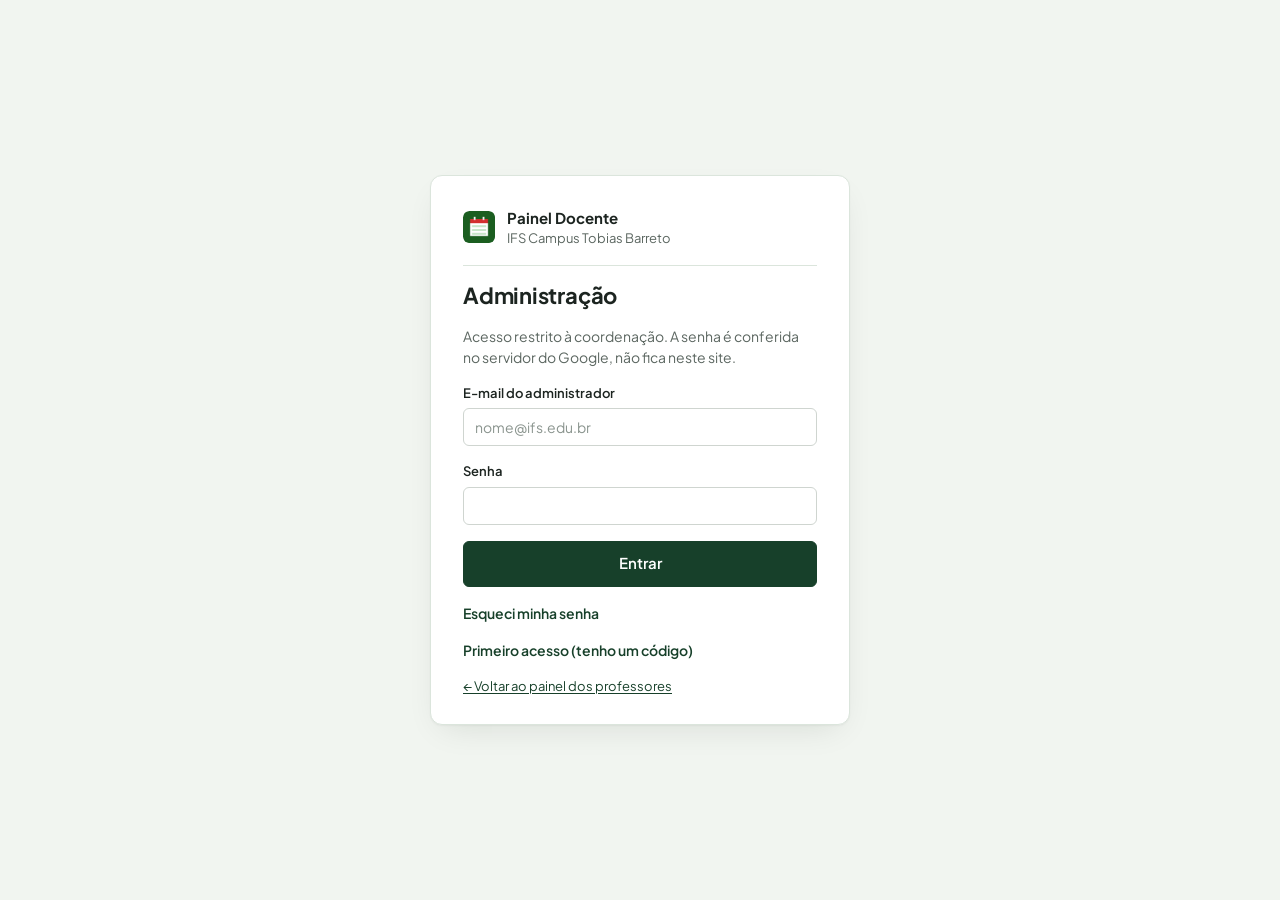
<file: admin.html>
<!doctype html>
<html lang="pt-BR">
<head>
  <meta charset="utf-8">
  <meta name="viewport" content="width=device-width, initial-scale=1, viewport-fit=cover">
  <meta name="robots" content="noindex, nofollow">
  <meta name="theme-color" content="#1f5135">
  <title>Administração · Painel Docente IFS</title>
  <link rel="icon" href="./icons/icon-192.png">
  <link rel="preconnect" href="https://fonts.googleapis.com">
  <link rel="preconnect" href="https://fonts.gstatic.com" crossorigin>
  <link href="https://fonts.googleapis.com/css2?family=Plus+Jakarta+Sans:wght@400;500;600;700;800&family=Public+Sans:wght@400;500;600;700&display=swap" rel="stylesheet">
  <link rel="stylesheet" href="./admin.css?v=2.37">
</head>
<body>

<!-- ============ LOGIN ============ -->
<section id="tela-login">
  <form class="cartao-login" id="formLogin" autocomplete="on">
    <div class="sobretitulo"><img src="./icons/icon-192.png" alt="" width="32" height="32"><span>Painel Docente<br><small>IFS Campus Tobias Barreto</small></span></div>
    <h1>Administração</h1>
    <p class="mudo" style="margin:0">Acesso restrito à coordenação. A senha é conferida no servidor do Google, não fica neste site.</p>
    <div id="erroLogin" class="erro oculto" role="alert"></div>
    <div class="campo">
      <label for="loginEmail">E-mail do administrador</label>
      <input id="loginEmail" class="input" type="email" autocomplete="username" required placeholder="nome@ifs.edu.br">
    </div>
    <div class="campo">
      <label for="loginSenha">Senha</label>
      <input id="loginSenha" class="input" type="password" autocomplete="current-password" required>
    </div>
    <button class="btn btn-primario" id="btnEntrar" type="submit" style="min-height:46px">Entrar</button>
    <button class="btn-link" type="button" id="btnEsqueci" style="align-self:flex-start">Esqueci minha senha</button>
    <button class="btn-link" type="button" id="btnPrimeiro" style="align-self:flex-start">Primeiro acesso (tenho um código)</button>
    <a class="pequeno" href="./">← Voltar ao painel dos professores</a>
  </form>
  <form class="cartao-login oculto" id="formEsqueci" autocomplete="off">
    <div class="sobretitulo"><img src="./icons/icon-192.png" alt="" width="32" height="32"><span>Painel Docente<br><small>IFS Campus Tobias Barreto</small></span></div>
    <h1>Esqueci minha senha</h1>
    <p class="mudo" style="margin:0">Informe o e-mail de administrador. Enviaremos um código de 6 números (vale 30 minutos) para criar uma senha nova.</p>
    <div id="erroEsqueci" class="erro oculto" role="alert"></div>
    <div class="campo"><label for="esEmail">E-mail do administrador</label><input id="esEmail" class="input" type="email" autocomplete="username" required placeholder="nome@ifs.edu.br"></div>
    <button class="btn btn-primario" id="btnEnviarCodigo" type="submit" style="min-height:46px">Enviar código ao meu e-mail</button>
    <button class="btn-link" type="button" id="btnTenhoCodigo" style="align-self:flex-start">Já tenho o código</button>
    <button class="btn-link" type="button" id="btnVoltarLogin2" style="align-self:flex-start">← Voltar ao login</button>
  </form>
  <form class="cartao-login oculto" id="formPrimeiro" autocomplete="off">
    <div class="sobretitulo"><img src="./icons/icon-192.png" alt="" width="32" height="32"><span>Painel Docente<br><small>IFS Campus Tobias Barreto</small></span></div>
    <h1 id="tituloPrimeiro">Primeiro acesso</h1>
    <p class="mudo" style="margin:0" id="textoPrimeiro">Use o código de 6 números que chegou no seu e-mail (de convite ou de &ldquo;esqueci minha senha&rdquo;) e crie sua senha. Se for o primeiro administrador, o código é gerado no Apps Script pela função <strong>gerarCodigoAdministrador</strong>.</p>
    <div id="erroPrimeiro" class="erro oculto" role="alert"></div>
    <div class="campo"><label for="paCodigo">Código de 6 números</label><input id="paCodigo" class="input" inputmode="numeric" maxlength="6" required></div>
    <div class="campo"><label for="paEmail">Seu e-mail</label><input id="paEmail" class="input" type="email" autocomplete="username" required placeholder="nome@ifs.edu.br"></div>
    <div class="campo"><label for="paSenha">Senha nova (mínimo 8 caracteres)</label><input id="paSenha" class="input" type="password" autocomplete="new-password" minlength="8" required></div>
    <div class="campo"><label for="paSenha2">Repita a senha</label><input id="paSenha2" class="input" type="password" autocomplete="new-password" minlength="8" required></div>
    <button class="btn btn-primario" id="btnCriar" type="submit" style="min-height:46px">Salvar senha e entrar</button>
    <button class="btn-link" type="button" id="btnVoltarLogin" style="align-self:flex-start">← Já tenho senha</button>
  </form>
</section>

<!-- ============ APP ============ -->
<div id="app" class="oculto">
  <header class="topo">
    <div class="marca">
      <img src="./icons/icon-192.png" alt="" width="28" height="28">
      <div><strong>Painel Docente</strong><span>Administração · IFS Campus Tobias Barreto</span></div>
    </div>
    <div class="usuario">
      <span id="emailAdmin"></span>
      <button class="btn btn-pequeno" id="btnSair" type="button">Sair</button>
    </div>
  </header>
  <aside class="lateral" aria-label="Menu do administrador">
    <button class="nav-item" data-tela="inicio"><svg aria-hidden="true" width="20" height="20" viewBox="0 0 24 24" fill="none" stroke="currentColor" stroke-width="2" stroke-linecap="round" stroke-linejoin="round"><path d="M3 11 12 4l9 7v9H3z"/></svg>Visão geral</button>
    <button class="nav-item" data-tela="emails"><svg aria-hidden="true" width="20" height="20" viewBox="0 0 24 24" fill="none" stroke="currentColor" stroke-width="2" stroke-linecap="round" stroke-linejoin="round"><rect x="3" y="5" width="18" height="14" rx="2"/><path d="m3 7 9 6 9-6"/></svg>E-mails &amp; Avisos<span class="selo oculto" id="seloErros"></span></button>
    <button class="nav-item" data-tela="grade"><svg aria-hidden="true" width="20" height="20" viewBox="0 0 24 24" fill="none" stroke="currentColor" stroke-width="2" stroke-linecap="round" stroke-linejoin="round"><rect x="3" y="4" width="18" height="17" rx="2"/><path d="M3 10h18M8 2v4M16 2v4"/></svg>Grade de aulas</button>
    <button class="nav-item" data-tela="cadastros"><svg aria-hidden="true" width="20" height="20" viewBox="0 0 24 24" fill="none" stroke="currentColor" stroke-width="2" stroke-linecap="round" stroke-linejoin="round"><path d="M4 6h16M4 12h16M4 18h10"/></svg>Cadastros</button>
    <button class="nav-item" data-tela="banco"><svg aria-hidden="true" width="20" height="20" viewBox="0 0 24 24" fill="none" stroke="currentColor" stroke-width="2" stroke-linecap="round" stroke-linejoin="round"><path d="M3 10 12 4l9 6M5 10v8M9.5 10v8M14.5 10v8M19 10v8M3 20h18"/></svg>Banco de aulas<span class="selo oculto" id="seloBanco"></span></button>
    <button class="nav-item" data-tela="acoes"><svg aria-hidden="true" width="20" height="20" viewBox="0 0 24 24" fill="none" stroke="currentColor" stroke-width="2" stroke-linecap="round" stroke-linejoin="round"><path d="M12 20h9M16.5 3.5a2.1 2.1 0 0 1 3 3L7 19l-4 1 1-4z"/></svg>Em nome do professor</button>
    <button class="nav-item" data-tela="professores"><svg aria-hidden="true" width="20" height="20" viewBox="0 0 24 24" fill="none" stroke="currentColor" stroke-width="2" stroke-linecap="round" stroke-linejoin="round"><circle cx="9" cy="8" r="4"/><path d="M2 21c0-4 3-6 7-6s7 2 7 6"/></svg>Professores</button>
    <button class="nav-item" data-tela="sinais"><svg aria-hidden="true" width="20" height="20" viewBox="0 0 24 24" fill="none" stroke="currentColor" stroke-width="2" stroke-linecap="round" stroke-linejoin="round"><path d="M18 8a6 6 0 0 0-12 0c0 7-3 9-3 9h18s-3-2-3-9M13.7 21a2 2 0 0 1-3.4 0"/></svg>Sinais dos professores</button>
    <button class="nav-item" data-tela="arquivos"><svg aria-hidden="true" width="20" height="20" viewBox="0 0 24 24" fill="none" stroke="currentColor" stroke-width="2" stroke-linecap="round" stroke-linejoin="round"><path d="M12 3v12M7 10l5 5 5-5M4 21h16"/></svg>Importar / Exportar</button>
    <button class="nav-item" data-tela="config"><svg aria-hidden="true" width="20" height="20" viewBox="0 0 24 24" fill="none" stroke="currentColor" stroke-width="2" stroke-linecap="round" stroke-linejoin="round"><circle cx="12" cy="12" r="3"/><path d="M19.4 15a1.7 1.7 0 0 0 .3 1.8l.1.1a2 2 0 1 1-2.8 2.8l-.1-.1a1.7 1.7 0 0 0-2.9 1.2V21a2 2 0 1 1-4 0v-.1a1.7 1.7 0 0 0-2.9-1.2l-.1.1a2 2 0 1 1-2.8-2.8l.1-.1A1.7 1.7 0 0 0 3 15H3a2 2 0 1 1 0-4h.1a1.7 1.7 0 0 0 1.2-2.9l-.1-.1a2 2 0 1 1 2.8-2.8l.1.1A1.7 1.7 0 0 0 9 4.6V4.5a2 2 0 1 1 4 0v.1a1.7 1.7 0 0 0 2.9 1.2l.1-.1a2 2 0 1 1 2.8 2.8l-.1.1a1.7 1.7 0 0 0 1.2 2.9h.1a2 2 0 1 1 0 4h-.1a1.7 1.7 0 0 0-1.5 1z"/></svg>Configurações</button>
  </aside>

  <main id="conteudo" tabindex="-1"></main>

  <nav class="nav-baixo" aria-label="Menu do administrador">
    <button data-tela="inicio"><svg aria-hidden="true" width="22" height="22" viewBox="0 0 24 24" fill="none" stroke="currentColor" stroke-width="2" stroke-linecap="round" stroke-linejoin="round"><path d="M3 11 12 4l9 7v9H3z"/></svg>Início</button>
    <button data-tela="emails"><svg aria-hidden="true" width="22" height="22" viewBox="0 0 24 24" fill="none" stroke="currentColor" stroke-width="2" stroke-linecap="round" stroke-linejoin="round"><rect x="3" y="5" width="18" height="14" rx="2"/><path d="m3 7 9 6 9-6"/></svg>Avisos</button>
    <button data-tela="grade"><svg aria-hidden="true" width="22" height="22" viewBox="0 0 24 24" fill="none" stroke="currentColor" stroke-width="2" stroke-linecap="round" stroke-linejoin="round"><rect x="3" y="4" width="18" height="17" rx="2"/><path d="M3 10h18M8 2v4M16 2v4"/></svg>Grade</button>
    <button data-tela="professores"><svg aria-hidden="true" width="22" height="22" viewBox="0 0 24 24" fill="none" stroke="currentColor" stroke-width="2" stroke-linecap="round" stroke-linejoin="round"><circle cx="9" cy="8" r="4"/><path d="M2 21c0-4 3-6 7-6s7 2 7 6"/></svg>Professores</button>
    <button data-tela="arquivos"><svg aria-hidden="true" width="22" height="22" viewBox="0 0 24 24" fill="none" stroke="currentColor" stroke-width="2" stroke-linecap="round" stroke-linejoin="round"><path d="M12 3v12M7 10l5 5 5-5M4 21h16"/></svg>Arquivos</button>
  </nav>
</div>

<div id="modais"></div>
<div id="toast" class="oculto" role="status" aria-live="polite"></div>

<script src="./sinal.js?v=2.28"></script>
<script src="./admin.js?v=2.36"></script>
</body>
</html>
</file>
<file: styles.css>
/* ==========================================================================
   PAINEL DOCENTE - IFS CAMPUS TOBIAS BARRETO
   Estilos CSS Modernos, Responsivos e Otimizados para Mobile (PWA) e Desktop
   ========================================================================== */

:root {
  --primary-color: #1b5e20;        /* Verde Institucional IFS */
  --primary-dark: #0f3d13;
  --primary-light: #4c8c4a;
  --primary-mid: #2e7d32;          /* verde médio: gradientes, botões e chaves */
  --brand: #17402a;                /* cor de marca (barras, títulos, ícones ativos) */
  --brand-ink: #14211a;            /* texto escuro */
  --brand-muted: #3d4f43;          /* texto de apoio */
  --brand-line: #b9cbbd;           /* contornos */
  --brand-soft: #e3efe5;           /* fundos suaves (aba ativa, avatar) */
  --brand-tint: #f1f5f0;           /* fundo geral */
  --brand-pale: #bfe0c9;           /* texto claro sobre a marca */
  --brand-deep: #1f5237;           /* faixa de sincronização */
  --brand-agora: #2f7d4f;          /* "aula agora" no computador */
  --destaque: #69f0ae;             /* ponto "ao vivo" */
  --accent-color: #d32f2f;         /* Vermelho Alerta Falta */
  --accent-warning: #f57c00;       /* Laranja Atenção */
  --accent-assumed: #f9a825;       /* Amarelo/Dourado Substituído */
  --accent-swap: #7b1fa2;          /* Roxo Troca/Permuta */
  --accent-swap-light: #ede7f6;
  --accent-reposicao: #0288d1;     /* Azul Reposição de Aula */
  --accent-reposicao-light: #e1f5fe;
  --accent-reposicao-dark: #0277bd;
  --accent-reposicao-texto: #0369a1;
  --acento: transparent;           /* detalhe de destaque (só nas paletas novas) */
  --barra-prog: var(--brand-pale); /* barra de progresso da aula */
  --bg-color: #f4f6f9;
  --card-bg: #ffffff;
  --text-main: #212529;
  --text-secondary: #5f6368;
  --text-muted: #80868b;
  --border-color: #e0e0e0;
  --border-radius: 12px;
  --shadow-sm: 0 2px 4px rgba(0,0,0,0.06);
  --shadow-md: 0 4px 12px rgba(0,0,0,0.08);
  --shadow-lg: 0 8px 24px rgba(0,0,0,0.12);
  --transition: all 0.2s cubic-bezier(0.4, 0, 0.2, 1);
}

/* Reset e base */
* {
  box-sizing: border-box;
  margin: 0;
  padding: 0;
  font-family: -apple-system, BlinkMacSystemFont, 'Segoe UI', Roboto, Helvetica, Arial, sans-serif;
  -webkit-tap-highlight-color: transparent;
}

body {
  background-color: var(--bg-color);
  color: var(--text-main);
  min-height: 100vh;
  display: flex;
  flex-direction: column;
}

/* Container Principal Responsivo: Celular, Tablet e Computador (PC) */
.app-container {
  width: 100%;
  max-width: 1380px;
  margin: 0 auto;
  background-color: var(--card-bg);
  min-height: 100vh;
  display: flex;
  flex-direction: column;
  position: relative;
  transition: max-width 0.3s ease;
}

@media (min-width: 768px) {
  .app-container {
    width: 95%;
    margin: 16px auto;
    border-radius: 16px;
    box-shadow: 0 8px 30px rgba(0, 0, 0, 0.08);
  }
}

@media (min-width: 1200px) {
  .app-container {
    width: 94%;
    margin: 24px auto;
    border-radius: 20px;
    box-shadow: 0 12px 42px rgba(0, 0, 0, 0.1);
  }
}

/* ==========================================================================
   TELA DE IDENTIFICAÇÃO / LOGIN (COM SISTEMA DE PIN)
   ========================================================================== */
#tela-login {
  display: flex;
  align-items: center;
  justify-content: center;
  flex-grow: 1;
  padding: 24px 16px;
  background: linear-gradient(135deg, var(--primary-color) 0%, var(--primary-mid) 100%);
}

.login-card {
  background: white;
  width: 100%;
  max-width: 440px;
  padding: 36px 24px;
  border-radius: 20px;
  box-shadow: var(--shadow-lg);
  text-align: center;
  animation: fadeIn 0.3s ease-in;
}

.login-badge {
  display: inline-flex;
  align-items: center;
  gap: 8px;
  background: #e8f5e9;
  color: var(--primary-color);
  padding: 6px 14px;
  border-radius: 20px;
  font-size: 13px;
  font-weight: 700;
  margin-bottom: 16px;
}

.login-badge svg {
  width: 16px;
  height: 16px;
}

.login-title {
  font-size: 24px;
  font-weight: 800;
  color: var(--primary-color);
  margin-bottom: 6px;
}

.login-subtitle {
  font-size: 14px;
  color: var(--text-secondary);
  margin-bottom: 24px;
}

.form-group {
  text-align: left;
  margin-bottom: 16px;
}

.form-label {
  display: block;
  font-size: 13px;
  font-weight: 600;
  color: var(--text-secondary);
  margin-bottom: 6px;
}

.custom-select,
.pin-input,
.custom-input {
  width: 100%;
  padding: 13px 16px;
  border: 2px solid #e0e0e0;
  border-radius: 12px;
  font-size: 15px;
  color: var(--text-main);
  background-color: #fafafa;
  outline: none;
  transition: var(--transition);
  -webkit-appearance: none;
  appearance: none;
}

.custom-select:focus,
.pin-input:focus,
.custom-input:focus {
  border-color: var(--primary-color);
  background-color: #fff;
  box-shadow: 0 0 0 3px color-mix(in srgb, var(--primary-color) 15%, transparent);
}

.select-wrapper {
  position: relative;
}

.select-wrapper::after {
  content: '▼';
  font-size: 11px;
  color: var(--text-muted);
  position: absolute;
  right: 16px;
  top: 50%;
  transform: translateY(-50%);
  pointer-events: none;
}

.pin-field-container {
  display: flex;
  flex-direction: column;
  gap: 8px;
}

.pin-input {
  letter-spacing: 6px;
  text-align: center;
  font-size: 20px;
  font-weight: bold;
}

.checkbox-label {
  display: flex;
  align-items: center;
  gap: 8px;
  font-size: 13px;
  color: var(--text-secondary);
  cursor: pointer;
  margin-top: 4px;
}

.checkbox-label input[type="checkbox"] {
  width: 16px;
  height: 16px;
  accent-color: var(--primary-color);
}

.btn-primary {
  width: 100%;
  background-color: var(--primary-color);
  color: white;
  border: none;
  padding: 14px;
  border-radius: 12px;
  font-size: 15px;
  font-weight: 700;
  cursor: pointer;
  box-shadow: 0 4px 10px color-mix(in srgb, var(--primary-color) 30%, transparent);
  transition: var(--transition);
  touch-action: manipulation;
}

.btn-primary:active {
  transform: scale(0.98);
  background-color: var(--primary-dark);
}

.login-info-box {
  margin-top: 18px;
  background-color: #f1f8e9;
  border-radius: 10px;
  padding: 10px 14px;
  font-size: 12px;
  color: #33691e;
  line-height: 1.4;
  border-left: 4px solid var(--primary-color);
  text-align: left;
}

.error-text {
  color: var(--accent-color);
  font-size: 13px;
  font-weight: 600;
  margin-bottom: 12px;
  display: none;
  background: #ffebee;
  padding: 8px 12px;
  border-radius: 8px;
}

/* ==========================================================================
   TELA PRINCIPAL DO PAINEL DOCENTE
   ========================================================================== */
#tela-painel {
  display: none;
  flex-direction: column;
  flex-grow: 1;
}

/* Container Fixo Unificado: Header + Banner + Abas (Elimina 100% qualquer sobreposição) */
.header-nav-sticky-wrapper {
  position: sticky;
  top: 0;
  z-index: 100;
  background: white;
  width: 100%;
  box-shadow: 0 2px 10px rgba(0, 0, 0, 0.08);
}

@media (min-width: 768px) {
  .header-nav-sticky-wrapper {
    border-top-left-radius: 16px;
    border-top-right-radius: 16px;
    overflow: hidden;
  }
}

@media (min-width: 1200px) {
  .header-nav-sticky-wrapper {
    border-top-left-radius: 20px;
    border-top-right-radius: 20px;
  }
}

/* Cabeçalho */
.app-header {
  background: linear-gradient(135deg, var(--primary-color) 0%, var(--primary-mid) 100%);
  color: white;
  padding: 12px 16px;
  /* iPhone: o app ocupa a tela toda (barra translúcida); empurra o cabeçalho para baixo do relógio/Dynamic Island */
  padding-top: calc(12px + env(safe-area-inset-top, 0px));
  padding-left: calc(16px + env(safe-area-inset-left, 0px));
  padding-right: calc(16px + env(safe-area-inset-right, 0px));
}

@media (min-width: 768px) {
  .app-header {
    padding: 16px 24px;
    padding-top: calc(16px + env(safe-area-inset-top, 0px));
  }
}

.header-top {
  display: flex;
  justify-content: space-between;
  align-items: center;
  margin-bottom: 8px;
}

.brand-info h1 {
  font-size: 18px;
  font-weight: 800;
  letter-spacing: -0.3px;
}

@media (min-width: 768px) {
  .brand-info h1 {
    font-size: 22px;
  }
}

.brand-info p {
  font-size: 12px;
  opacity: 0.9;
}

@media (min-width: 768px) {
  .brand-info p {
    font-size: 13px;
  }
}

.user-status {
  display: flex;
  align-items: center;
  gap: 10px;
}

.user-avatar {
  background: rgba(255,255,255,0.22);
  color: white;
  padding: 6px 12px;
  border-radius: 20px;
  font-size: 13px;
  font-weight: 700;
  letter-spacing: 0.5px;
}

.btn-header-action {
  background: rgba(255,255,255,0.18);
  color: white;
  border: 1px solid rgba(255,255,255,0.3);
  padding: 6px 12px;
  border-radius: 8px;
  font-size: 13px;
  font-weight: 600;
  cursor: pointer;
  transition: var(--transition);
}

.btn-header-action:hover {
  background: rgba(255,255,255,0.28);
}

.btn-header-action:active {
  background: rgba(255,255,255,0.35);
}

.btn-header-notif {
  position: relative;
  background: rgba(255, 255, 255, 0.2);
  color: white;
  border: 1px solid rgba(255, 255, 255, 0.35);
  width: 36px;
  height: 36px;
  border-radius: 50%;
  display: flex;
  align-items: center;
  justify-content: center;
  cursor: pointer;
  font-size: 16px;
  transition: var(--transition);
  padding: 0;
}

.btn-header-notif:hover {
  background: rgba(255, 255, 255, 0.3);
  transform: scale(1.06);
}

.btn-header-notif:active {
  transform: scale(0.95);
}

.badge-notif-counter {
  position: absolute;
  top: -4px;
  right: -4px;
  background: #d32f2f;
  color: white;
  font-size: 11px;
  font-weight: 800;
  min-width: 18px;
  height: 18px;
  line-height: 18px;
  padding: 0 4px;
  border-radius: 9px;
  border: 2px solid var(--primary-color);
  text-align: center;
  box-shadow: 0 2px 5px rgba(0,0,0,0.3);
  animation: pulse-badge-red 2s infinite;
  display: inline-flex;
  align-items: center;
  justify-content: center;
}

@keyframes pulse-badge-red {
  0% { transform: scale(1); box-shadow: 0 0 0 0 rgba(211, 47, 47, 0.7); }
  70% { transform: scale(1.12); box-shadow: 0 0 0 6px rgba(211, 47, 47, 0); }
  100% { transform: scale(1); box-shadow: 0 0 0 0 rgba(211, 47, 47, 0); }
}

/* Barra de Status e Sincronização */
.sync-bar {
  display: flex;
  justify-content: space-between;
  align-items: center;
  background: rgba(0,0,0,0.15);
  padding: 6px 12px;
  border-radius: 8px;
  font-size: 12px;
  margin-top: 6px;
}

@media (min-width: 768px) {
  .sync-bar {
    font-size: 13px;
    padding: 7px 16px;
  }
}

.sync-status {
  display: flex;
  align-items: center;
  gap: 8px;
}

.sync-dot {
  width: 9px;
  height: 9px;
  border-radius: 50%;
  background-color: #69f0ae;
  display: inline-block;
  transition: background-color 0.3s ease;
}

.sync-dot.online {
  background-color: #69f0ae;
}

.sync-dot.local {
  background-color: #ffab00;
}

.sync-dot.updating {
  background-color: #ffd600;
  animation: pulse 1s infinite;
}

.btn-refresh {
  background: none;
  border: none;
  color: white;
  font-size: 12px;
  font-weight: 600;
  cursor: pointer;
  text-decoration: underline;
  opacity: 0.95;
}

/* Banner de Alerta Global */
.alert-banner {
  background: linear-gradient(90deg, #d32f2f, #b71c1c);
  color: white;
  padding: 12px 18px;
  display: none;
  align-items: center;
  justify-content: space-between;
  box-shadow: 0 2px 8px rgba(211, 47, 47, 0.3);
  animation: slideDown 0.3s ease-out;
}

.alert-banner-content {
  display: flex;
  align-items: center;
  gap: 12px;
  font-size: 14px;
  font-weight: 600;
}

.alert-pulse-badge {
  background: white;
  color: #d32f2f;
  border-radius: 50%;
  width: 24px;
  height: 24px;
  display: flex;
  align-items: center;
  justify-content: center;
  font-size: 13px;
  font-weight: 800;
  animation: pulse 1.5s infinite;
}

.btn-view-alert {
  background: white;
  color: #d32f2f;
  border: none;
  padding: 6px 14px;
  border-radius: 8px;
  font-size: 12px;
  font-weight: 700;
  cursor: pointer;
  white-space: nowrap;
}

/* Navegação por Abas (Segmented Pill Bar Moderna e Equilibrada) */
.tab-navigation {
  display: flex;
  align-items: center;
  background: #ffffff;
  border-bottom: 1px solid var(--border-color);
  padding: 8px 12px;
  gap: 8px;
  overflow-x: auto;
  -webkit-overflow-scrolling: touch;
  scrollbar-width: none;
  -ms-overflow-style: none;
}

.tab-navigation::-webkit-scrollbar {
  display: none;
}

@media (min-width: 960px) {
  .tab-navigation {
    justify-content: center;
    gap: 10px;
    padding: 10px 24px;
  }
}

.tab-btn {
  flex: 0 0 auto;
  display: inline-flex;
  align-items: center;
  justify-content: center;
  gap: 7px;
  padding: 8px 14px;
  background: #f8fafc;
  color: #475569;
  border: 1px solid #e2e8f0;
  border-radius: 10px;
  font-size: 13px;
  font-weight: 600;
  cursor: pointer;
  white-space: nowrap;
  transition: all 0.2s cubic-bezier(0.4, 0, 0.2, 1);
  min-height: 38px;
  user-select: none;
}

@media (min-width: 768px) {
  .tab-btn {
    font-size: 13.5px;
    padding: 9px 16px;
    min-height: 40px;
    gap: 8px;
  }
}

@media (min-width: 1200px) {
  .tab-btn {
    font-size: 14px;
    padding: 10px 18px;
  }
}

.tab-btn:hover {
  color: var(--primary-color);
  background: #f1f8e9;
  border-color: #c8e6c9;
}

.tab-btn.active {
  color: var(--primary-color);
  background: #e8f5e9;
  border-color: #81c784;
  font-weight: 700;
  box-shadow: 0 2px 6px color-mix(in srgb, var(--primary-color) 12%, transparent);
}

.badge-counter {
  background: var(--accent-color);
  color: white;
  padding: 2px 7px;
  border-radius: 10px;
  font-size: 11px;
  font-weight: bold;
}

/* Área de Conteúdo */
.content-area {
  padding: 16px;
  flex-grow: 1;
  background-color: var(--bg-color);
}

@media (min-width: 768px) {
  .content-area {
    padding: 24px 28px;
  }
}

@media (min-width: 1200px) {
  .content-area {
    padding: 28px 36px;
  }
}

.tab-pane {
  display: none;
}

.tab-pane.active {
  display: block;
}

/* Barra de Ações Rápidas do Topo */
.action-bar-top {
  display: flex;
  gap: 12px;
  margin-bottom: 16px;
}

.btn-quick-action {
  flex: 1;
  padding: 12px 16px;
  border-radius: 10px;
  border: none;
  font-size: 14px;
  font-weight: 700;
  cursor: pointer;
  display: flex;
  align-items: center;
  justify-content: center;
  gap: 8px;
  transition: var(--transition);
  box-shadow: var(--shadow-sm);
}

.btn-reposicao-trigger {
  background-color: var(--accent-reposicao-light);
  color: var(--accent-reposicao);
  border: 1px solid #b3e5fc;
}

.btn-reposicao-trigger:hover {
  background-color: var(--accent-reposicao);
  color: white;
}

.btn-falta-trigger {
  background-color: #ffebee;
  color: #c62828;
  border: 1px solid #ffcdd2;
}

.btn-falta-trigger:hover {
  background-color: #c62828;
  color: white;
}

/* Legenda de Cores */
.legend-box {
  display: flex;
  flex-wrap: wrap;
  justify-content: center;
  align-items: center;
  gap: 10px;
  background: white;
  padding: 12px 16px;
  border-radius: var(--border-radius);
  margin-bottom: 18px;
  box-shadow: var(--shadow-sm);
  border: 1px solid var(--border-color);
  font-size: 12px;
  font-weight: 600;
  text-align: center;
}

@media (min-width: 768px) {
  .legend-box {
    justify-content: center;
    font-size: 13px;
    gap: 14px;
    padding: 12px 20px;
  }
  .legend-tag {
    padding: 6px 14px;
  }
}

.legend-tag {
  display: inline-flex;
  align-items: center;
  gap: 7px;
  background: #f8fafc;
  border: 1px solid #e2e8f0;
  padding: 5px 12px;
  border-radius: 20px;
  transition: all 0.2s ease;
  user-select: none;
}

.legend-tag:hover {
  background: #f1f5f9;
  border-color: #cbd5e1;
}

.status-dot {
  width: 10px;
  height: 10px;
  border-radius: 50%;
}

.dot-green { background-color: var(--primary-light); }
.dot-red { background-color: var(--accent-color); }
.dot-yellow { background-color: var(--accent-assumed); }
.dot-purple { background-color: var(--accent-swap); }
.dot-blue { background-color: var(--accent-reposicao); }

/* Título de Dia da Semana */
.day-header {
  font-size: 16px;
  font-weight: 800;
  color: var(--primary-dark);
  margin: 22px 0 12px 0;
  display: flex;
  align-items: center;
  gap: 10px;
}

.day-header::after {
  content: '';
  flex-grow: 1;
  height: 1px;
  background-color: #cbd5e1;
}

/* Grade Responsiva de Cards de Aulas e Trocas */
.cards-grid {
  display: grid;
  grid-template-columns: 1fr;
  gap: 14px;
  margin-bottom: 20px;
}

@media (min-width: 680px) {
  .cards-grid {
    grid-template-columns: repeat(2, 1fr);
    gap: 16px;
  }
}

@media (min-width: 1100px) {
  .cards-grid {
    grid-template-columns: repeat(3, 1fr);
    gap: 18px;
  }
}

/* ==========================================================================
   CARDS DE HORÁRIO / AULA
   ========================================================================== */
.class-card {
  background: var(--card-bg);
  border-radius: var(--border-radius);
  margin-bottom: 0;
  padding: 16px 18px;
  box-shadow: var(--shadow-sm);
  border-left: 6px solid #ccc;
  transition: var(--transition);
  position: relative;
  display: flex;
  flex-direction: column;
  justify-content: space-between;
}

.class-card:hover {
  box-shadow: var(--shadow-md);
  transform: translateY(-2px);
}

/* Estados e Cores dos Cards */
.class-card.normal {
  border-left-color: var(--primary-light);
  background: linear-gradient(to right, #fbfdfb, #ffffff);
}

.class-card.alert {
  border-left-color: var(--accent-color);
  background: #fffafa;
  box-shadow: 0 2px 8px rgba(211, 47, 47, 0.15);
}

.class-card.assumed {
  border-left-color: var(--accent-assumed);
  background: #fffdf5;
}

.class-card.reposicao {
  border-left-color: var(--accent-reposicao);
  background: #f0f9ff;
}

.class-card.swap-pending {
  border-left-color: var(--accent-swap);
  background: #faf5ff;
}

.card-top {
  display: flex;
  justify-content: space-between;
  align-items: center;
  margin-bottom: 6px;
}

.card-time {
  font-size: 14px;
  font-weight: 700;
  color: #1e293b;
  display: flex;
  align-items: center;
  gap: 6px;
}

.card-badge-room {
  background: #f1f5f9;
  color: #1e293b;
  padding: 4px 10px;
  border-radius: 6px;
  font-size: 12px;
  font-weight: 800;
  border: 1px solid #e2e8f0;
}

.card-title {
  font-size: 17px;
  font-weight: 800;
  color: #0f172a;
  margin-bottom: 6px;
  line-height: 1.35;
}

.card-subtitle {
  font-size: 14px;
  color: #475569;
  font-weight: 500;
  margin-bottom: 12px;
  line-height: 1.4;
}

.card-note {
  font-size: 13px;
  font-weight: 600;
  color: #d97706;
  margin-bottom: 12px;
  line-height: 1.4;
}

/* Fileira de Ações no Card */
.card-actions-row {
  display: flex;
  gap: 10px;
  margin-top: 4px;
}

.btn-card {
  width: 100%;
  padding: 10px;
  border-radius: 8px;
  font-size: 12px;
  font-weight: 700;
  cursor: pointer;
  border: none;
  transition: var(--transition);
  display: flex;
  align-items: center;
  justify-content: center;
  gap: 6px;
  touch-action: manipulation;
}

.btn-card:active {
  transform: scale(0.98);
}

.btn-card-release {
  background-color: #f1f3f4;
  color: #5f6368;
  border: 1px solid #dadce0;
}

.btn-card-release:hover {
  background-color: #ffebee;
  color: var(--accent-color);
  border-color: #ffcdd2;
}

.btn-card-swap {
  background-color: var(--accent-swap-light);
  color: var(--accent-swap);
  border: 1px solid #d1c4e9;
}

.btn-card-swap:hover {
  background-color: var(--accent-swap);
  color: white;
}

.btn-card-take {
  background-color: var(--accent-color);
  color: white;
  box-shadow: 0 2px 6px rgba(211, 47, 47, 0.3);
}

.btn-card-take:hover {
  background-color: #b71c1c;
}

.btn-card-cancel {
  background-color: #fff3e0;
  color: #e65100;
  border: 1px solid #ffe082;
}

.btn-card-static {
  background-color: #fff8e1;
  color: #f57f17;
  border: 1px dashed #ffd54f;
  cursor: default;
  pointer-events: none;
}

/* ==========================================================================
   CARDS DE E-MAILS E NOTIFICAÇÕES (CENTRAL DE AVISOS)
   ========================================================================== */
.email-log-item {
  background: white;
  border-radius: var(--border-radius);
  padding: 14px 16px;
  margin-bottom: 10px;
  box-shadow: var(--shadow-sm);
  border: 1px solid var(--border-color);
}

.email-log-top {
  display: flex;
  justify-content: space-between;
  align-items: center;
  margin-bottom: 6px;
}

.email-tag {
  padding: 2px 8px;
  border-radius: 4px;
  font-size: 11px;
  font-weight: 800;
}

.email-tag.AUSENCIA { background: #ffebee; color: #d32f2f; }
.email-tag.SUBSTITUICAO { background: #e8f5e9; color: #1b5e20; }
.email-tag.PERMUTA_PROPOSTA,
.email-tag.PERMUTA_ACEITA { background: #ede7f6; color: #7b1fa2; }
.email-tag.REPOSICAO { background: var(--accent-reposicao-light); color: var(--accent-reposicao); }

.email-log-date {
  font-size: 11px;
  color: var(--text-muted);
}

.email-log-subject {
  font-size: 13px;
  font-weight: 700;
  color: var(--text-main);
  margin-bottom: 4px;
}

.email-log-dest {
  font-size: 12px;
  color: var(--text-secondary);
}

.avisos-barra { display: flex; justify-content: space-between; align-items: center; gap: 10px; flex-wrap: wrap; font-size: 12px; color: var(--text-secondary); margin: 0 2px 10px; }
.avisos-acoes { display: flex; gap: 14px; }
.avisos-link { border: 0; background: none; padding: 4px 0; color: var(--primary-color); font-size: 12.5px; font-weight: 700; cursor: pointer; }
.avisos-link:hover { text-decoration: underline; }
.email-log-rodape { display: flex; justify-content: space-between; align-items: center; gap: 10px; margin-top: 6px; }
.email-log-status.erro { color: #c62828; }
.email-tag:not(.AUSENCIA):not(.SUBSTITUICAO):not(.PERMUTA_PROPOSTA):not(.REPOSICAO) { background: #eef0f2; color: #5f6368; }
.email-log-status {
  display: inline-flex;
  align-items: center;
  gap: 4px;
  font-size: 11px;
  color: #2e7d32;
  font-weight: 600;
  margin-top: 6px;
}

/* ==========================================================================
   BOX DE COMPARAÇÃO DE PERMUTA
   ========================================================================== */
.swap-comparison-card {
  background: #fbf9ff;
  border: 2px dashed #d1c4e9;
  border-radius: 12px;
  padding: 14px;
  margin: 14px 0;
}

.swap-side {
  margin-bottom: 10px;
}

.swap-side-title {
  font-size: 11px;
  font-weight: 800;
  text-transform: uppercase;
  color: var(--accent-swap);
  margin-bottom: 4px;
}

.swap-side-desc {
  font-size: 13px;
  font-weight: 600;
  color: var(--text-main);
}

/* Estado Vazio */
.empty-state {
  text-align: center;
  padding: 40px 20px;
  color: var(--text-muted);
}

.empty-state-icon {
  font-size: 40px;
  margin-bottom: 12px;
}

.empty-state-text {
  font-size: 15px;
  font-weight: 600;
}

/* ==========================================================================
   MODAIS E POPUPS CUSTOMIZADOS
   ========================================================================== */
.modal-overlay {
  display: none;
  position: fixed;
  top: 0;
  left: 0;
  right: 0;
  bottom: 0;
  background: rgba(0, 0, 0, 0.6);
  z-index: 1000;
  align-items: center;
  justify-content: center;
  padding: 16px;
  backdrop-filter: blur(3px);
  animation: fadeIn 0.2s ease-in;
}

.modal-overlay.active {
  display: flex;
}

.modal-card {
  background: white;
  width: 92%;
  max-width: 560px;
  max-height: 90vh;
  overflow-y: auto;
  border-radius: 18px;
  box-shadow: var(--shadow-lg);
  padding: 24px 20px;
  animation: popIn 0.25s cubic-bezier(0.175, 0.885, 0.32, 1.275);
}

@media (min-width: 768px) {
  .modal-card {
    padding: 30px 28px;
    width: 100%;
  }
}

.modal-header {
  display: flex;
  justify-content: space-between;
  align-items: center;
  margin-bottom: 16px;
  /* fica fixo no topo da janela ao rolar: o botão × nunca some */
  position: sticky;
  top: -24px;
  z-index: 3;
  background: #fff;
  margin: -24px -20px 12px;
  padding: 20px 20px 12px;
  border-radius: 18px 18px 0 0;
}

.modal-title {
  font-size: 18px;
  font-weight: 800;
  color: var(--text-main);
}

.btn-close-modal {
  background: none;
  border: none;
  font-size: 20px;
  color: var(--text-muted);
  cursor: pointer;
  padding: 4px;
}

.modal-body {
  font-size: 14px;
  color: var(--text-secondary);
  margin-bottom: 20px;
}

.modal-actions {
  display: flex;
  gap: 10px;
}

.btn-secondary {
  flex: 1;
  background: #f1f3f4;
  color: var(--text-main);
  border: none;
  padding: 12px;
  border-radius: 8px;
  font-weight: 600;
  cursor: pointer;
}

.btn-danger {
  flex: 1;
  background: var(--accent-color);
  color: white;
  border: none;
  padding: 12px;
  border-radius: 8px;
  font-weight: 700;
  cursor: pointer;
}

.btn-purple {
  flex: 1;
  background: var(--accent-swap);
  color: white;
  border: none;
  padding: 12px;
  border-radius: 8px;
  font-weight: 700;
  cursor: pointer;
}

.btn-blue {
  flex: 1;
  background: var(--accent-reposicao);
  color: white;
  border: none;
  padding: 12px;
  border-radius: 8px;
  font-weight: 700;
  cursor: pointer;
}

/* Toast */
#toast {
  visibility: hidden;
  min-width: 280px;
  max-width: 90%;
  background-color: #323232;
  color: #fff;
  text-align: center;
  border-radius: 10px;
  padding: 14px 20px;
  position: fixed;
  z-index: 2000;
  left: 50%;
  bottom: 24px;
  transform: translateX(-50%);
  font-size: 14px;
  font-weight: 500;
  box-shadow: var(--shadow-lg);
}

#toast.show {
  visibility: visible;
  animation: toastFadeIn 0.3s, toastFadeOut 0.3s 3.2s;
}

/* Animações */
@keyframes fadeIn {
  from { opacity: 0; }
  to { opacity: 1; }
}

@keyframes popIn {
  from { transform: scale(0.92); opacity: 0; }
  to { transform: scale(1); opacity: 1; }
}

@keyframes slideDown {
  from { transform: translateY(-100%); }
  to { transform: translateY(0); }
}

@keyframes pulse {
  0% { transform: scale(1); }
  50% { transform: scale(1.15); }
  100% { transform: scale(1); }
}

@keyframes toastFadeIn {
  from { bottom: 0; opacity: 0; }
  to { bottom: 24px; opacity: 1; }
}

@keyframes toastFadeOut {
  from { bottom: 24px; opacity: 1; }
  to { bottom: 0; opacity: 0; }
}

/* Desktop */
@media (min-width: 768px) {
  body {
    background-color: #e8ecf1;
    padding: 24px 0;
  }
  .app-container {
    border-radius: 16px;
    overflow: hidden;
    min-height: auto;
  }
}

/* ==========================================================================
   ESTILOS DA ABA DE RELATÓRIOS E PRESTAÇÃO DE CONTAS
   ========================================================================== */
.report-header-box {
  background: white;
  border-radius: 14px;
  padding: 18px 22px;
  margin-bottom: 18px;
  box-shadow: var(--shadow-sm);
  border-left: 6px solid var(--primary-color);
}

.report-header-title {
  font-size: 18px;
  font-weight: 800;
  color: var(--primary-dark);
  margin-bottom: 5px;
}

.report-header-desc {
  font-size: 13px;
  color: var(--text-secondary);
  line-height: 1.45;
}

.report-kpis {
  display: grid;
  grid-template-columns: repeat(2, 1fr);
  gap: 12px;
  margin-bottom: 20px;
}

@media (min-width: 680px) {
  .report-kpis {
    grid-template-columns: repeat(4, 1fr);
    gap: 16px;
  }
}

.report-kpi-card {
  background: white;
  padding: 18px 14px;
  border-radius: 14px;
  text-align: center;
  box-shadow: var(--shadow-sm);
  border: 1px solid var(--border-color);
  transition: var(--transition);
}

.report-kpi-card:hover {
  transform: translateY(-2px);
  box-shadow: var(--shadow-md);
}

.report-kpi-num {
  font-size: 30px;
  font-weight: 800;
  margin-bottom: 4px;
}

.report-kpi-title {
  font-size: 12px;
  font-weight: 700;
  color: var(--text-secondary);
  text-transform: uppercase;
  letter-spacing: 0.5px;
}

.report-kpi-card.kpi-faltas .report-kpi-num { color: var(--accent-color); }
.report-kpi-card.kpi-subs .report-kpi-num { color: var(--primary-color); }
.report-kpi-card.kpi-trocas .report-kpi-num { color: var(--accent-swap); }
.report-kpi-card.kpi-rep .report-kpi-num { color: var(--accent-reposicao); }

.report-filters-bar {
  background: white;
  padding: 18px 20px;
  border-radius: 14px;
  margin-bottom: 18px;
  box-shadow: var(--shadow-sm);
  border: 1px solid var(--border-color);
  display: flex;
  flex-direction: column;
  gap: 14px;
}

@media (min-width: 768px) {
  .report-filters-bar {
    display: grid;
    grid-template-columns: repeat(3, 1fr);
    gap: 18px;
    align-items: flex-end;
  }
  .report-filters-bar .form-group {
    margin-bottom: 0;
  }
}

.report-filters-bar .form-label {
  font-size: 13px;
  font-weight: 700;
  color: #334155;
  margin-bottom: 8px;
}

.report-filters-bar .custom-select {
  font-size: 14px;
  font-weight: 500;
  height: 46px;
  padding: 10px 14px;
  border-radius: 10px;
}

.report-actions-row {
  display: flex;
  flex-wrap: wrap;
  gap: 12px;
  margin-bottom: 20px;
}

.btn-report-action {
  flex: 1;
  min-width: 160px;
  padding: 12px 18px;
  border-radius: 10px;
  font-size: 13px;
  font-weight: 700;
  cursor: pointer;
  border: none;
  display: flex;
  align-items: center;
  justify-content: center;
  gap: 8px;
  transition: var(--transition);
  box-shadow: var(--shadow-sm);
}

.btn-report-action:hover {
  transform: translateY(-1px);
  box-shadow: var(--shadow-md);
}

.btn-report-print {
  background: var(--primary-mid);
  color: white;
}
.btn-report-print:hover { background: var(--primary-color); }

.btn-report-csv {
  background: #1565c0;
  color: white;
}
.btn-report-csv:hover { background: #0d47a1; }

.btn-report-copy {
  background: #334155;
  color: white;
}
.btn-report-copy:hover { background: #1e293b; }

/* Dica de rolagem horizontal */
.table-scroll-hint {
  display: flex;
  align-items: center;
  justify-content: center;
  gap: 6px;
  padding: 8px 14px;
  background: #e0f2fe;
  color: #0369a1;
  border-radius: 8px;
  font-size: 12px;
  font-weight: 600;
  margin-bottom: 12px;
}

@media (min-width: 1024px) {
  .table-scroll-hint {
    display: none;
  }
}

.report-table-wrapper {
  background: white;
  border-radius: 14px;
  overflow-x: auto;
  box-shadow: var(--shadow-sm);
  border: 1px solid var(--border-color);
  -webkit-overflow-scrolling: touch;
}

.report-table {
  width: 100%;
  border-collapse: separate;
  border-spacing: 0;
  font-size: 13px;
  text-align: left;
}

.report-table th {
  background: #f8fafc;
  color: #1e293b;
  font-weight: 700;
  font-size: 12px;
  text-transform: uppercase;
  letter-spacing: 0.5px;
  padding: 14px 16px;
  border-bottom: 2px solid #e2e8f0;
  white-space: nowrap;
}

.report-table th:nth-child(1) { min-width: 140px; }
.report-table th:nth-child(2) { min-width: 135px; }
.report-table th:nth-child(3) { min-width: 170px; }
.report-table th:nth-child(4) { min-width: 170px; }
.report-table th:nth-child(5) { min-width: 160px; }
.report-table th:nth-child(6) { min-width: 230px; }
.report-table th:nth-child(7) { min-width: 140px; }

.report-table td {
  padding: 14px 16px;
  border-bottom: 1px solid #f1f5f9;
  color: var(--text-main);
  vertical-align: middle;
}

.report-table tr:hover {
  background: #f8fafc;
}

/* Tipografia e Badges Específicos das Células */
.row-data-main {
  font-size: 14px;
  font-weight: 700;
  color: #0f172a;
}

.row-data-sub {
  font-size: 12px;
  color: #64748b;
  font-weight: 500;
  margin-top: 3px;
}

.prof-name-text {
  font-size: 14px;
  font-weight: 700;
  color: #0f172a;
  white-space: nowrap;
}

.sem-substituto {
  color: #94a3b8;
  font-size: 16px;
  font-weight: 700;
}

.turma-tag {
  display: inline-block;
  background: #e8f5e9;
  color: #166534;
  font-size: 12px;
  font-weight: 800;
  padding: 3px 8px;
  border-radius: 6px;
}

.disc-name {
  font-size: 13px;
  font-weight: 600;
  color: #334155;
  margin-top: 4px;
}

.detalhes-box {
  font-size: 13px;
  color: #334155;
  line-height: 1.45;
  word-break: break-word;
}

.badge-tipo-evento {
  padding: 5px 12px;
  border-radius: 20px;
  font-size: 11px;
  font-weight: 800;
  display: inline-flex;
  align-items: center;
  gap: 5px;
  white-space: nowrap;
}

.badge-tipo-evento.AUSENCIA { background: #ffebee; color: #b91c1c; }
.badge-tipo-evento.SUBSTITUICAO { background: #e8f5e9; color: #15803d; }
.badge-tipo-evento.PERMUTA { background: #ede7f6; color: #6b21a8; }
.badge-tipo-evento.REPOSICAO { background: var(--accent-reposicao-light); color: var(--accent-reposicao-texto); }

.report-status-badge {
  padding: 5px 12px;
  border-radius: 20px;
  font-size: 12px;
  font-weight: 700;
  display: inline-block;
  white-space: nowrap;
}

.report-status-badge.badge-status-success {
  background: #dcfce7;
  color: #15803d;
  border: 1px solid #bbf7d0;
}

.report-status-badge.badge-status-warning {
  background: #fef9c3;
  color: #854d0e;
  border: 1px solid #fef08a;
}

.report-status-badge.badge-status-danger {
  background: #fee2e2;
  color: #991b1b;
  border: 1px solid #fecaca;
}

.report-status-badge.badge-status-info {
  background: #e0f2fe;
  color: #0369a1;
  border: 1px solid #bae6fd;
}

.report-status-badge.badge-status-neutral {
  background: #f1f5f9;
  color: #475569;
  border: 1px solid #e2e8f0;
}

/* ==========================================================================
   ESTILOS PARA IMPRESSÃO OFICIAL (RELATÓRIO INSTITUCIONAL)
   ========================================================================== */
@media print {
  body {
    background: white !important;
    padding: 0 !important;
    color: black !important;
  }
  .app-container {
    max-width: 100% !important;
    box-shadow: none !important;
    border-radius: 0 !important;
    overflow: visible !important;
  }
  .header-nav-sticky-wrapper,
  .app-header,
  .alert-banner,
  .tab-navigation,
  .legend-box,
  .action-bar-top,
  .report-filters-bar,
  .report-actions-row,
  .table-scroll-hint,
  .report-header-box,
  .modal-overlay,
  #toast,
  .btn-header-action,
  .sync-bar {
    display: none !important;
  }
  .content-area {
    padding: 0 !important;
    background: white !important;
    overflow: visible !important;
  }
  .tab-pane {
    display: none !important;
  }
  #tab-relatorios {
    display: block !important;
    overflow: visible !important;
  }
  .print-only-header {
    display: block !important;
    text-align: center;
    border-bottom: 2px solid #333;
    padding-bottom: 14px;
    margin-bottom: 20px;
  }
  .report-table-wrapper {
    overflow: visible !important;
    border: none !important;
    box-shadow: none !important;
  }
  .report-table {
    width: 100% !important;
    border-collapse: collapse !important;
  }
  .report-table tr {
    page-break-inside: avoid;
  }
  .report-table th,
  .report-table td {
    border: 1px solid #444 !important;
    padding: 6px 8px !important;
    font-size: 11px !important;
    color: black !important;
  }
  .report-table th {
    background: #f1f5f9 !important;
    -webkit-print-color-adjust: exact;
    print-color-adjust: exact;
  }
  .print-signatures {
    display: flex !important;
    justify-content: space-around;
    margin-top: 50px;
    page-break-inside: avoid;
  }
  .signature-line {
    border-top: 1px solid black;
    width: 240px;
    text-align: center;
    padding-top: 6px;
    font-size: 12px;
  }
}

.print-only-header,
.print-signatures {
  display: none;
}

/* ==========================================================================
   MODAL DE AUSÊNCIA MULTI-TEMPOS E CHECKLIST
   ========================================================================== */
.modal-card-large {
  max-width: 540px !important;
  width: 95% !important;
}

.tempos-selection-header {
  display: flex;
  justify-content: space-between;
  align-items: center;
  margin-bottom: 6px;
}

.tempos-quick-actions {
  display: flex;
  gap: 6px;
}

.btn-chip-action {
  background: #f1f5f9;
  border: 1px solid #cbd5e1;
  border-radius: 4px;
  padding: 4px 10px;
  font-size: 11px;
  font-weight: 700;
  cursor: pointer;
  color: #475569;
  transition: all 0.15s ease;
}

.btn-chip-action:hover {
  background: #e2e8f0;
  color: #0f172a;
}

.tempos-checklist-container {
  display: flex;
  flex-direction: column;
  gap: 8px;
  max-height: 230px;
  overflow-y: auto;
  padding: 8px;
  background: #f8fafc;
  border: 1.5px solid #e2e8f0;
  border-radius: 8px;
}

.tempo-checkbox-item {
  display: flex;
  align-items: center;
  gap: 12px;
  padding: 9px 12px;
  background: #ffffff;
  border: 1.5px solid #e2e8f0;
  border-radius: 8px;
  cursor: pointer;
  transition: all 0.15s ease;
  user-select: none;
}

.tempo-checkbox-item:hover {
  background: #f8fafc;
  border-color: #cbd5e1;
}

.tempo-checkbox-item.selected {
  background: #fef2f2;
  border-color: #f87171;
}

.tempo-checkbox-item input[type="checkbox"] {
  width: 19px;
  height: 19px;
  cursor: pointer;
  accent-color: #dc2626;
  flex-shrink: 0;
}

.tempo-info {
  display: flex;
  flex-direction: column;
  gap: 2px;
  flex: 1;
}

.tempo-row-top {
  display: flex;
  align-items: center;
  gap: 8px;
}

.tempo-horario {
  font-weight: 800;
  color: #1e293b;
  font-size: 13px;
}

.tempo-turma-badge {
  font-weight: 700;
  color: #0369a1;
  background: #e0f2fe;
  padding: 1px 6px;
  border-radius: 4px;
  font-size: 11px;
}

.tempo-disc {
  color: #475569;
  font-size: 12px;
  font-weight: 600;
}

.tempos-summary-badge {
  font-size: 12px;
  font-weight: 700;
  color: #b91c1c;
  margin-top: 6px;
}

.modal-info-box {
  background: #eff6ff;
  border: 1px solid #bfdbfe;
  border-radius: 8px;
  padding: 10px 12px;
  font-size: 12px;
  color: #1e40af;
  line-height: 1.4;
  margin-top: 12px;
}

/* ==========================================================================
   MODAL DE PERMUTA / TROCA MULTI-TEMPOS
   ========================================================================== */
.swap-section-card {
  background: #fdfcff;
  border: 1.5px solid #e9d5ff;
  border-radius: 8px;
  padding: 12px;
}

.swap-section-title {
  display: flex;
  justify-content: space-between;
  align-items: center;
  font-size: 13px;
  font-weight: 700;
  color: #6b21a8;
  margin-bottom: 8px;
}

.badge-count-swap {
  font-size: 11px;
  background: #f3e8ff;
  color: #7e22ce;
  padding: 2px 8px;
  border-radius: 12px;
  font-weight: 700;
}

.swap-balance-indicator {
  background: #faf5ff;
  border: 1px dashed #d8b4fe;
  border-radius: 6px;
  padding: 8px 12px;
  font-size: 12px;
  font-weight: 600;
  color: #6b21a8;
  text-align: center;
  margin-top: 10px;
}

.swap-balance-indicator.balanced {
  background: #f0fdf4;
  border-color: #86efac;
  color: #166534;
}

.btn-purple {
  background: var(--accent-swap);
  color: white;
  border: none;
  border-radius: 8px;
  padding: 10px 18px;
  font-weight: 700;
  cursor: pointer;
  transition: opacity 0.2s;
}

.btn-purple:hover {
  opacity: 0.9;
}

/* ==========================================================================
   MODAL DE CENTRAL DE MUDANÇAS & ALERTAS (MOBILE & TABLET)
   ========================================================================== */
.notif-section-card {
  background: #f8fafc;
  border: 1px solid var(--border-color);
  border-radius: 12px;
  padding: 12px;
  margin-bottom: 12px;
}

.notif-section-card.alert-card {
  border-left: 4px solid #d32f2f;
  background: #fff5f5;
}

.notif-section-card.swap-card {
  border-left: 4px solid var(--accent-swap);
  background: #faf5ff;
}

.notif-section-card.info-card {
  border-left: 4px solid var(--accent-reposicao);
  background: #f0f9ff;
}

.notif-section-header {
  display: flex;
  justify-content: space-between;
  align-items: center;
  margin-bottom: 8px;
  font-weight: 700;
  font-size: 13px;
}

.notif-item-mini {
  background: white;
  padding: 8px 10px;
  border-radius: 8px;
  border: 1px solid #e2e8f0;
  margin-bottom: 6px;
  font-size: 12px;
  display: flex;
  justify-content: space-between;
  align-items: center;
  gap: 8px;
}

.notif-item-info {
  display: flex;
  flex-direction: column;
  gap: 2px;
}

.notif-item-title {
  font-weight: 700;
  color: #1e293b;
}

.notif-item-subtitle {
  font-size: 11px;
  color: #64748b;
}

.btn-notif-action {
  font-size: 11px;
  font-weight: 700;
  padding: 5px 10px;
  border-radius: 6px;
  border: none;
  cursor: pointer;
  background: var(--primary-color);
  color: white;
  white-space: nowrap;
  transition: opacity 0.2s;
}

.btn-notif-action:hover {
  opacity: 0.9;
}



/* Destinatários dos avisos (somente leitura, definidos no painel administrativo) */
.destinos-avisos { margin: 0 0 16px; border: 1px solid var(--border-color); border-radius: 10px; overflow: hidden; }
.destinos-avisos > div { display: flex; flex-direction: column; gap: 1px; padding: 8px 12px; background: #fafbfa; }
.destinos-avisos > div + div { border-top: 1px solid var(--border-color); }
.destinos-avisos dt { font-size: 11.5px; color: var(--text-secondary); }
.destinos-avisos dd { margin: 0; font-size: 13px; font-weight: 600; color: var(--text-main); word-break: break-all; }

/* Balizador da aula (agora / próxima) */
.balizador { margin: 0 0 14px; padding: 14px 16px; border-radius: 14px; background: #eef4ff; border: 1px solid #c9dafc; color: #12315f; }
.balizador-agora { background: #e8f6ec; border-color: #b6e2c3; color: #14532d; }
.balizador-topo { font-size: .78rem; font-weight: 700; letter-spacing: .02em; text-transform: uppercase; opacity: .85; }
.balizador-hora { font-size: 2rem; font-weight: 800; line-height: 1.15; margin: 2px 0; font-variant-numeric: tabular-nums; }
.balizador-desc { font-size: .95rem; font-weight: 600; }
.balizador-desc span { font-weight: 500; opacity: .75; }
.balizador-barra { height: 8px; border-radius: 99px; background: rgba(20,83,45,.15); margin-top: 10px; overflow: hidden; }
.balizador-barra span { display: block; height: 100%; background: #16a34a; border-radius: 99px; }
.balizador-resto { font-size: .8rem; margin-top: 4px; font-weight: 600; }

.balizador { position: relative; }
.balizador-toggle { font: inherit; font-size: .78rem; font-weight: 600; background: transparent; color: inherit; border: 1px solid currentColor; border-radius: 99px; padding: 3px 10px; opacity: .7; cursor: pointer; }
.balizador-toggle:hover { opacity: 1; }
.balizador-acoes { margin-top: 10px; text-align: right; }
.balizador-mini { background: transparent; border: 0; padding: 0; margin-bottom: 10px; color: #12315f; }
.balizador-toggle { display: inline-flex; align-items: center; gap: 6px; }
.balizador-toggle .ico-olho { flex: none; }

/* Interruptor (configurações) */
.switch-linha { display: flex; align-items: center; justify-content: space-between; gap: 14px; cursor: pointer; padding: 4px 0; }
.switch-texto { display: flex; flex-direction: column; gap: 2px; font-size: 14px; }
.switch-texto small { font-size: 12px; color: var(--text-secondary); line-height: 1.35; }
.switch-input { position: absolute; opacity: 0; pointer-events: none; }
.switch-trilho { flex: none; width: 44px; height: 26px; border-radius: 99px; background: #c9ced6; position: relative; transition: background .2s; }
.switch-trilho::after { content: ""; position: absolute; top: 3px; left: 3px; width: 20px; height: 20px; border-radius: 50%; background: #fff; box-shadow: 0 1px 3px rgba(0,0,0,.3); transition: transform .2s; }
.switch-input:checked + .switch-trilho { background: var(--primary-mid); }
.switch-input:checked + .switch-trilho::after { transform: translateX(18px); }
.switch-input:focus-visible + .switch-trilho { outline: 2px solid var(--primary-color); outline-offset: 2px; }

/* ---- Banco de aulas (professor) ---- */
.banco-saldo { display: flex; align-items: center; justify-content: space-between; gap: 12px; flex-wrap: wrap; background: linear-gradient(135deg, var(--primary-color), #2e7d32); color: #fff; padding: 18px 20px; border-radius: 14px; box-shadow: var(--shadow-sm); }
.banco-saldo-rotulo { font-size: 13px; opacity: .9; font-weight: 600; }
.banco-saldo-num { font-size: 36px; font-weight: 800; line-height: 1.1; letter-spacing: -0.02em; }
.banco-saldo-num small { font-size: 14px; font-weight: 600; opacity: .9; }
.banco-saldo-num.negativo { color: #ffcdd2; }
.banco-saldo-det { font-size: 13px; opacity: .92; }
.banco-ajuda { font-size: 12.5px; color: var(--text-secondary); line-height: 1.5; margin: 10px 2px 4px; }
.banco-titulo { font-size: 14px; font-weight: 800; color: var(--primary-dark); margin: 18px 2px 8px; }
.banco-grupo { background: #fff; border-radius: 12px; box-shadow: var(--shadow-sm); margin-bottom: 10px; overflow: hidden; }
.banco-grupo-nome { padding: 10px 14px; font-size: 13px; font-weight: 800; color: var(--primary-dark); background: #f1f8e9; }
.banco-linha { display: flex; align-items: center; justify-content: space-between; gap: 10px; flex-wrap: wrap; padding: 11px 14px; background: #fff; border-bottom: 1px solid #eef1ec; font-size: 13px; }
.banco-linha:last-child { border-bottom: 0; }
.banco-linha-txt { display: flex; flex-direction: column; gap: 2px; min-width: 0; flex: 1 1 200px; color: var(--text-secondary); }
.banco-linha-txt strong { color: var(--text-primary, #212121); font-size: 13.5px; }
.banco-linha-dir { display: flex; align-items: center; gap: 10px; flex-wrap: wrap; }
.banco-mais { color: #2e7d32; font-size: 16px; }
.banco-menos { color: #c62828; font-size: 16px; }
.banco-neutro { font-size: 12px; color: var(--text-muted); }
.banco-et { font-size: 11px; font-weight: 700; padding: 3px 9px; border-radius: 12px; background: #eee; color: #555; white-space: nowrap; }
.banco-et-pend { background: #fff4d6; color: #8a5a00; }
.banco-et-ok { background: #e8f5e9; color: #1b5e20; }
.banco-et-no { background: #ffebee; color: #c62828; }
.btn-card-primary { background: var(--primary-mid); color: #fff; border: 0; }

/* almoço e intervalo entre as aulas do dia */
.pausa-faixa { display: flex; align-items: center; justify-content: center; text-align: center; gap: 12px; flex-wrap: wrap; margin: 2px 0 8px; padding: 7px 12px; line-height: 1.25; border-radius: 8px; font-size: 16px; color: #5a4a14; background: repeating-linear-gradient(135deg, #fbf6e8, #fbf6e8 6px, #f6efd8 6px, #f6efd8 12px); border: 1px dashed #e3d7a8; }
.pausa-faixa strong { color: #3f3510; font-weight: 800; font-size: 17px; }
.pausa-faixa span { font-weight: 600; font-size: 16px; }

/* ---- Sinal escolar ---- */
.sinal-intro { font-size: 13px; color: var(--text-secondary); line-height: 1.45; margin: 0 0 12px; }
.sinal-resumo { display: flex; flex-direction: column; gap: 2px; padding: 12px 14px; border: 1px solid #dde3da; border-radius: 12px; background: #fff; margin-bottom: 12px; }
.sinal-resumo strong { font-size: 18px; color: #0e7490; }
.sinal-resumo span { font-size: 12px; color: var(--text-secondary); }
.sinal-dias { display: flex; flex-wrap: wrap; gap: 8px; margin-bottom: 10px; }
.sinal-dia { min-height: 44px; padding: 0 16px; border-radius: 999px; border: 1px solid #c9d2c6; background: #fff; color: var(--brand-ink); font-size: 14px; font-weight: 600; cursor: pointer; }
.sinal-dia.ativo { background: var(--primary-dark, #1f4d2e); border-color: var(--primary-dark, #1f4d2e); color: #fff; }
.sinal-lista { border: 1px solid #dde3da; border-radius: 12px; background: #fff; overflow: hidden; margin-bottom: 12px; }
.sinal-ev { display: flex; align-items: center; gap: 10px; padding: 10px 12px; border-bottom: 1px solid #edf0ea; font-size: 13px; }
.sinal-ev:last-child { border-bottom: 0; }
.sinal-hora { font-weight: 700; font-size: 15px; width: 46px; flex-shrink: 0; font-variant-numeric: tabular-nums; }
.sinal-tipo { font-size: 12px; font-weight: 700; border-radius: 999px; padding: 3px 9px; background: #eceff0; color: #3b4650; flex-shrink: 0; }
.sinal-inicio .sinal-tipo, .sinal-volta .sinal-tipo { background: var(--brand-soft); color: var(--brand); }
.sinal-troca .sinal-tipo { background: #e6f4f8; color: #0b5a70; }
.sinal-intervalo .sinal-tipo { background: #f6efd8; color: #6b5a1e; }
.sinal-txt { color: var(--text-secondary); line-height: 1.3; min-width: 0; }
.sinal-como { margin-top: 14px; font-size: 12px; line-height: 1.5; color: var(--text-secondary); }
.sinal-como strong { color: var(--brand-ink); font-size: 13px; }
.sinal-como ol { margin: 4px 0 6px; padding-left: 18px; }
.sinal-como p { margin: 0; }
.sinal-venc { background: #fff4d6; border: 1px solid #e3d7a8; color: #6b5a1e; border-radius: 10px; padding: 10px 12px; font-size: 13px; line-height: 1.4; margin-bottom: 12px; }
.sinal-venc[hidden] { display: none; }

#tela-login { padding-top: env(safe-area-inset-top, 0px); }

/* Painel da próxima aula: tudo centralizado */
.balizador { text-align: center; }
.balizador-acoes { text-align: center; }
.balizador-barra { margin-left: auto; margin-right: auto; }

/* ==========================================================================
   NOVA INTERFACE (modelo A · Institucional) — computador, tablet e celular
   ========================================================================== */
@media screen {
  :root {
    --primary-color: var(--brand);
    --primary-dark: #0f2d1d;
    --bg-color: var(--brand-tint);
    --border-color: #dbe5dc;
    --border-radius: 14px;
    --font-nova: 'Plus Jakarta Sans', -apple-system, BlinkMacSystemFont, 'Segoe UI', Roboto, sans-serif;
  }
  body, button, input, select, textarea { font-family: var(--font-nova); }
  * { font-family: var(--font-nova); }
  .badge-notif-counter { border-color: var(--brand); }

  /* Cabeçalho */
  .app-header { background: var(--brand); }
  .brand-info h1 { font-weight: 800; letter-spacing: -0.01em; }
  .sync-bar { background: var(--brand-deep); }
  .tab-navigation { background: var(--brand); border-bottom: 0; padding: 0 12px; gap: 4px; }
  .header-nav-sticky-wrapper { background: var(--brand); }

  /* Abas: estilo "pasta" sobre o verde (tablet/computador sem menu lateral) */
  .tab-btn { background: transparent; border: 0; color: #dcebe0; border-radius: 12px 12px 0 0; min-height: 46px; padding: 12px 16px; font-weight: 700; }
  .tab-btn:hover { background: rgba(255,255,255,.1); color: #fff; border: 0; }
  .tab-btn.active { background: var(--bg-color); color: var(--brand); border: 0; box-shadow: none; }

  /* Painel da próxima aula como destaque verde */
  .balizador { background: var(--brand); border: 0; color: #fff; border-radius: 18px; padding: 22px 24px; box-shadow: var(--shadow-md); }
  .balizador-agora { background: var(--brand-agora); color: #fff; }
  .balizador-topo { color: var(--brand-pale); opacity: 1; letter-spacing: .12em; }
  .balizador-hora { font-size: clamp(2.2rem, 7vw, 3.4rem); letter-spacing: -0.03em; }
  .balizador-desc span { color: var(--brand-pale); opacity: 1; }
  .balizador-barra { background: rgba(255,255,255,.2); }
  .balizador-barra span { background: var(--barra-prog); }
  .balizador-toggle { color: #fff; }
  .balizador-mini { color: var(--brand); }

  /* Cartões e ações */
  .class-card { border-radius: 14px; border-color: var(--border-color); box-shadow: none; }
  .class-card:hover { box-shadow: var(--shadow-md); }
  .legend-box { background: #fff; border-color: var(--border-color); }
  .btn-quick-action { border-radius: 12px; min-height: 48px; font-weight: 700; }
  .day-header { color: var(--brand); }
  .btn-primary { background-color: var(--brand); }
}

/* Celular: barra de navegação fixa embaixo (rola para o lado) */
@media screen and (max-width: 700px) {
  .tab-navigation {
    position: fixed; left: 0; right: 0; bottom: 0; z-index: 120;
    background: #fff; border-top: 1px solid var(--border-color);
    padding: 8px 8px calc(8px + env(safe-area-inset-bottom, 0px));
    gap: 6px; flex-wrap: nowrap; overflow-x: auto; -webkit-overflow-scrolling: touch;
    box-shadow: 0 -4px 14px rgba(0,0,0,.08);
  }
  .tab-btn {
    flex: 0 0 auto; min-height: 44px; padding: 8px 14px; border-radius: 12px;
    background: var(--brand-tint); color: var(--brand-muted); font-size: 13px; font-weight: 700; white-space: nowrap;
  }
  .tab-btn:hover { background: var(--brand-tint); color: var(--brand-muted); }
  .tab-btn.active { background: var(--brand); color: #fff; box-shadow: inset 0 -3px 0 var(--acento); }
  .content-area { padding-bottom: calc(92px + env(safe-area-inset-bottom, 0px)); }
  #toast { bottom: calc(84px + env(safe-area-inset-bottom, 0px)); }
}

/* Computador largo: menu lateral verde + conteúdo à direita */
@media screen and (min-width: 1100px) {
  #tela-painel[style*="flex"] { display: grid !important; grid-template-columns: 252px minmax(0, 1fr); grid-template-rows: auto auto auto 1fr; min-height: 100vh; }
  .header-nav-sticky-wrapper { display: contents; }
  .tab-navigation {
    grid-column: 1; grid-row: 1 / span 4; position: sticky; top: 0; align-self: start; height: 100vh;
    flex-direction: column; flex-wrap: nowrap; justify-content: flex-start; align-items: stretch;
    padding: 96px 16px 20px; gap: 4px; background: var(--brand); overflow-y: auto;
  }
  .tab-btn { justify-content: flex-start; border-radius: 10px; padding: 12px 14px; min-height: 46px; font-size: 14px; }
  .tab-btn.active { background: #fff; color: var(--brand); box-shadow: inset 4px 0 0 var(--acento); }
  .app-header { grid-column: 2; grid-row: 1; background: #fff; color: var(--brand-ink); padding: 22px 36px 8px; border-bottom: 1px solid var(--border-color); }
  .brand-info h1 { color: var(--brand-ink); font-size: 24px; }
  .brand-info p { color: var(--brand-muted); opacity: 1; }
  .app-header .btn-header-action { background: #fff; color: var(--brand); border-color: var(--brand-line); }
  .app-header .btn-header-notif { background: #fff; color: var(--brand); border-color: var(--brand-line); }
  .app-header .sync-bar { background: var(--brand-tint); color: var(--brand-ink); }
  .app-header .btn-refresh { color: var(--brand); }
  .app-header .user-avatar { background: var(--brand-soft); color: var(--brand); }
  #alertBanner { grid-column: 2; grid-row: 2; }
  .content-area { grid-column: 2; grid-row: 4; padding: 24px 36px 40px; }
  /* título do painel dentro do menu lateral */
  .tab-navigation::before { content: "Painel Docente"; position: absolute; top: 28px; left: 24px; color: #fff; font-weight: 800; font-size: 19px; }
}

/* Janelas de aviso/confirmação do próprio app */
.dialogo-app { z-index: 1500; }
.dialogo-app .modal-card { max-width: 420px; width: 100%; padding: 22px 22px 18px; border-radius: 16px; }
.dialogo-texto { white-space: pre-line; font-size: 15px; line-height: 1.5; color: var(--brand-ink); padding: 0 0 18px; }
.dialogo-acoes { display: flex; gap: 10px; justify-content: flex-end; flex-wrap: wrap; }
.btn-dialogo { min-height: 46px; padding: 0 20px; border-radius: 12px; font-weight: 700; font-size: 15px; cursor: pointer; border: 1px solid var(--brand-line); }
.btn-dialogo-sec { background: #fff; color: var(--brand); }
.btn-dialogo-ok { background: var(--brand); color: #fff; border-color: var(--brand); }
@media (max-width: 480px) { .dialogo-acoes .btn-dialogo { flex: 1; } }
/* Celular: área de toque mínima confortável para botões pequenos */
@media screen and (max-width: 700px) {
  .btn-refresh, .btn-view-alert, .avisos-link, .btn-notif-action { min-height: 36px; padding-top: 8px; padding-bottom: 8px; }
  .btn-refresh { padding-left: 8px; padding-right: 8px; }
}

/* ---- Cabeçalho do celular (compacto e alinhado) ---- */
.brand-prof { display: none; }
@media screen and (max-width: 700px) {
  html { background: var(--brand); }
  .header-nav-sticky-wrapper { position: sticky; top: 0; box-shadow: 0 2px 10px rgba(0,0,0,.12); }
  .app-header { padding-bottom: 10px; }
  .header-top { gap: 10px; margin-bottom: 8px; }
  .brand-info { min-width: 0; }
  .brand-info h1 { font-size: 18px; line-height: 1.15; white-space: nowrap; overflow: hidden; text-overflow: ellipsis; }
  .brand-campus { display: none; }
  .brand-prof { display: block; font-size: 13px; font-weight: 600; color: #cfe5d6; opacity: 1; margin-top: 2px; white-space: nowrap; overflow: hidden; text-overflow: ellipsis; }
  .user-status { gap: 8px; flex-shrink: 0; }
  .user-status .btn-header-notif, .user-status .btn-header-action { min-width: 40px; height: 40px; min-height: 40px; padding: 0 10px; font-size: 15px; border-radius: 12px; }
  .user-status .btn-header-notif { border-radius: 50%; width: 40px; padding: 0; }
  .sync-bar { flex-wrap: nowrap; gap: 10px; padding: 6px 6px 6px 12px; margin-top: 0; border-radius: 12px; background: rgba(255,255,255,.08); }
  .sync-status { min-width: 0; flex: 1; gap: 8px; }
  #syncText { white-space: nowrap; overflow: hidden; text-overflow: ellipsis; font-size: 13px; }
  .sync-bar > div:last-child { flex-shrink: 0; display: flex; align-items: center; }
  #nomeUsuarioLogado { display: none; }
  .sync-bar .btn-refresh { text-decoration: none; background: rgba(255,255,255,.16); border-radius: 999px; padding: 7px 14px; min-height: 34px; font-size: 13px; font-weight: 700; color: #fff; }
}
@media screen and (max-width: 360px) {
  .brand-info h1 { font-size: 14px; letter-spacing: -0.2px; }
  .app-header { padding-left: calc(12px + env(safe-area-inset-left, 0px)); padding-right: calc(12px + env(safe-area-inset-right, 0px)); }
  .user-status { gap: 6px; }
  .user-status .btn-header-notif, .user-status .btn-header-action { min-width: 36px; height: 36px; min-height: 36px; padding: 0 8px; font-size: 14px; }
  .user-status .btn-header-notif { width: 36px; padding: 0; }
}

/* Pedidos aguardando internet */
.banner-fila { display: none; align-items: center; justify-content: space-between; gap: 10px; background: #fff4d6; color: #5c3b00; border-bottom: 1px solid #f0d28a; padding: 10px 16px; font-size: 13.5px; font-weight: 600; line-height: 1.35; }
.btn-fila { flex-shrink: 0; min-height: 36px; padding: 0 14px; border-radius: 10px; border: 1px solid #c99a2e; background: #fff; color: #5c3b00; font-weight: 700; font-size: 13px; cursor: pointer; }
.selo-pendente { margin-top: 8px; padding: 6px 10px; border-radius: 8px; background: #fff4d6; color: #7a4b00; font-size: 12.5px; font-weight: 700; border: 1px dashed #d9a93a; }
@media (min-width: 1100px) { #bannerFila { grid-column: 2; grid-row: 3; } }

/* ---- Ícones (Lucide embutidos) ---- */
.ic { width: 1.15em; height: 1.15em; flex: 0 0 auto; fill: none; stroke: currentColor; stroke-width: 2; stroke-linecap: round; stroke-linejoin: round; vertical-align: -0.2em; }
.btn-header-action .ic, .btn-header-notif .ic { width: 20px; height: 20px; vertical-align: middle; }
.btn-header-notif > span:first-child { display: inline-flex; }
.ponto-vivo { display: inline-block; width: 9px; height: 9px; border-radius: 50%; background: var(--destaque); margin-right: 6px; vertical-align: 0.05em; box-shadow: 0 0 0 3px rgba(105,240,174,.25); }
.empty-state-icon { display: flex; justify-content: center; color: #6b8a75; }
.empty-state-icon .ic { width: 1.4em; height: 1.4em; stroke-width: 1.6; }
.btn-card .ic, .btn-quick-action .ic, .btn-primary .ic { margin-right: 6px; }
.day-header .ic, .modal-title .ic, .swap-side-title .ic, h4 .ic { margin-right: 6px; color: var(--brand); }
.modal-title .ic { vertical-align: -0.15em; }
.card-time .ic, .tempo-horario .ic, .card-note .ic, .row-data-sub .ic { width: 1em; height: 1em; margin-right: 3px; }
.badge-tipo-evento .ic { width: 1em; height: 1em; margin-right: 3px; }
.selo-pendente .ic { margin-right: 4px; }
.notif-item-subtitle .ic { width: 1em; height: 1em; }

/* Abas: ícone + nome */
.tab-btn .tab-ic { display: inline-flex; }
.tab-btn .tab-ic .ic { width: 18px; height: 18px; vertical-align: middle; }
.tab-btn .l-curto { display: none; }
.tab-btn .tab-lbl { display: inline; }
@media screen and (max-width: 700px) {
  .tab-navigation { padding: 6px 2px calc(6px + env(safe-area-inset-bottom, 0px)); gap: 0; overflow-x: hidden; }
  .tab-btn { flex: 1 1 0; min-width: 0; flex-direction: column; gap: 3px; min-height: 56px; padding: 6px 1px; border-radius: 12px; background: transparent; font-size: 10px; letter-spacing: -0.1px; white-space: nowrap; font-weight: 700; color: var(--brand-muted); position: relative; }
  .tab-btn:hover { background: transparent; color: var(--brand-muted); }
  .tab-btn.active { background: var(--brand-soft); color: var(--brand); }
  .tab-btn .tab-ic .ic { width: 22px; height: 22px; }
  .tab-btn .l-longo { display: none; }
  .tab-btn .l-curto { display: inline; }
  .tab-btn .badge-counter { position: absolute; top: 2px; right: 8px; min-width: 16px; height: 16px; font-size: 10px; line-height: 16px; padding: 0 4px; }
}
@media screen and (min-width: 1100px) {
  .tab-btn .tab-ic .ic { width: 20px; height: 20px; }
  .tab-btn { gap: 12px; }
}


/* ===== Permutas e reposições: lista compacta, filtros e "ver mais" ===== */
.filtros-solic { display: grid; grid-template-columns: repeat(auto-fit, minmax(190px, 1fr)); gap: 10px; margin-bottom: 14px; }
.filtros-solic .form-group { margin: 0; }
.solic-contagem { font-size: 12px; color: var(--text-muted); margin: 0 2px 8px; }
.item-solic { padding: 0 !important; overflow: hidden; }
.item-solic.destaque { border-left-color: #e65100 !important; box-shadow: 0 0 0 2px rgba(230,81,0,.18), var(--shadow-sm); }
.solic-resumo { list-style: none; cursor: pointer; display: grid; grid-template-columns: 1fr auto 22px; grid-template-areas: "l1 b seta" "l2 l2 seta"; gap: 4px 10px; align-items: center; padding: 12px 14px; min-height: 52px; }
.solic-resumo::-webkit-details-marker { display: none; }
.solic-linha1 { grid-area: l1; font-size: 14px; color: var(--text-main); min-width: 0; overflow-wrap: anywhere; line-height: 1.3; }
.solic-linha2 { grid-area: l2; font-size: 12px; color: var(--text-muted); }
.solic-badge { grid-area: b; padding: 4px 10px; border-radius: 12px; font-size: 11px; font-weight: 800; white-space: nowrap; }
.solic-seta { grid-area: seta; display: flex; transition: transform .15s; color: var(--text-muted); }
.item-solic[open] .solic-seta { transform: rotate(90deg); }
.solic-corpo { padding: 0 14px 14px; border-top: 1px dashed var(--border-color, #dfe3dc); padding-top: 12px; }
.btn-ver-mais { display: block; width: 100%; margin-top: 12px; padding: 12px; min-height: 46px; border-radius: 12px; border: 1px solid var(--border-color, #cfd6cb); background: #fff; font-weight: 700; color: var(--text-main); cursor: pointer; }
.btn-ver-mais:hover { background: var(--bg-hover, #f1f4ee); }


/* ===== Título do dia da semana: maior, em faixa e com Hoje/Amanhã ===== */
.day-header.dia-semana {
  font-size: 18px; font-weight: 800; letter-spacing: -0.2px; line-height: 1.2;
  margin: 24px 0 12px; padding: 10px 14px;
  background: var(--brand-soft); color: var(--brand);
  border-left: 6px solid var(--brand); border-radius: 12px;
  display: flex; align-items: center; flex-wrap: wrap; gap: 8px 10px;
}
.day-header.dia-semana::after { display: none; }
.day-header.dia-semana .dia-nome { flex: 0 1 auto; }
.day-header.dia-semana .dia-tag { font-size: 12px; font-weight: 800; letter-spacing: .4px; text-transform: uppercase; padding: 4px 10px; border-radius: 999px; background: var(--brand); color: #fff; }
.day-header.dia-semana .dia-tag.amanha { background: #fff; color: var(--brand); border: 1px solid var(--brand); }
.day-header.dia-semana .dia-qtd { margin-left: auto; font-size: 15px; font-weight: 800; color: var(--brand); }

/* Reposição: lista de disciplinas/turmas marcáveis */
.lista-checks-repos { display: flex; flex-direction: column; gap: 8px; max-height: 260px; overflow-y: auto; }
.lista-checks-repos .tempo-checkbox-item.selected { background: var(--accent-reposicao-light); border-color: var(--accent-reposicao); }
.lista-checks-repos .tempo-info { flex: 1; min-width: 0; }
.lista-checks-repos .tempo-row-top { display: flex; align-items: center; justify-content: space-between; gap: 8px; }
#btnMarcarTodasRepos { background: none; border: 0; padding: 8px 2px; min-height: 40px; font-weight: 700; font-size: 14px; color: var(--accent-reposicao-dark); cursor: pointer; text-decoration: underline; }

/* Feriados nacionais */
.day-header.dia-semana { flex-wrap: nowrap; }
.day-header.dia-semana .dia-nome, .day-header.dia-semana .dia-qtd, .day-header.dia-semana .dia-tag { white-space: nowrap; flex: 0 0 auto; }
.day-header.dia-semana .dia-qtd { margin-left: auto; }
.dia-tag.feriado .fer-nome { display: none; }
@media (min-width: 600px) { .dia-tag.feriado .fer-nome { display: inline; } }
@media (max-width: 350px) {
  .day-header.dia-semana { gap: 6px; padding-left: 12px; padding-right: 12px; }
  .day-header.dia-semana .dia-nome { font-size: 14px; }
  .day-header.dia-semana .dia-tag { font-size: 10.5px; padding: 3px 7px; letter-spacing: .2px; }
  .day-header.dia-semana .dia-qtd { font-size: 13px; }
}
.day-header.dia-semana .dia-tag.feriado { background: #fef3c7; color: #92400e; border: 1px solid #f59e0b; }
.day-header.dia-semana .dia-tag.feriado.facultativo { background: #f1f5f9; color: #475569; border-color: #94a3b8; }
.balizador-feriado { margin-top: 8px; padding: 6px 10px; border-radius: 8px; background: #fef3c7; color: #78350f; border: 1px solid #f59e0b; font-size: 12.5px; line-height: 1.35; font-weight: 600; }
.balizador-feriado .ic { width: 14px; height: 14px; vertical-align: -2px; }
.aviso-feriado { display: none; align-items: center; justify-content: center; text-align: center; gap: 10px; margin: 0 0 12px; padding: 10px 14px; border-radius: 12px; background: #fef3c7; color: #78350f; border: 1px solid #f59e0b; font-size: 14px; line-height: 1.35; }
.aviso-feriado .aviso-feriado-ic { flex: 0 0 auto; display: inline-flex; margin-top: 1px; }
.aviso-feriado .ic { width: 18px; height: 18px; }
.aviso-feriado strong { font-weight: 800; }
.aviso-feriado small { display: block; margin-top: 2px; font-size: 12.5px; opacity: .85; }

/* ==========================================================================
   TEMAS DE COR (o professor escolhe em Configurações; padrão = verde IFS)
   ========================================================================== */
html[data-tema="terracota"] {
  --primary-color: #C2410C; --primary-dark: #9A3412; --primary-light: #FB923C; --primary-mid: #EA580C;
  --brand: #9A3412; --brand-ink: #1C1917; --brand-muted: #625B52; --brand-line: #E5D3C5; --brand-soft: #FBE9DC;
  --brand-tint: #FAF7F2; --brand-pale: #FED7AA; --brand-deep: #7C2D12; --brand-agora: #C2410C; --destaque: #FB923C; --acento: #FB923C; --barra-prog: #FDBA74;
  --bg-color: #FAF7F2; --border-color: #EADFD3;
}
html[data-tema="verde"] {
  --primary-color: #0F766E; --primary-dark: #115E59; --primary-light: #14B8A6; --primary-mid: #0D9488;
  --brand: #115E59; --brand-ink: #0F2A27; --brand-muted: #4F5E5A; --brand-line: #C5DAD6; --brand-soft: #DCEFEC;
  --brand-tint: #F3F7F6; --brand-pale: #99F6E4; --brand-deep: #134E4A; --brand-agora: #0F766E; --destaque: #FBBF24; --acento: #FBBF24; --barra-prog: #FBBF24;
  --bg-color: #F3F7F6; --border-color: #D3E3E0;
}
html[data-tema="azul"] {
  --primary-color: #1D4ED8; --primary-dark: #1E3A8A; --primary-light: #3B82F6; --primary-mid: #2563EB;
  --brand: #1E3A8A; --brand-ink: #0F172A; --brand-muted: #525C73; --brand-line: #C7D2E8; --brand-soft: #E2EAFD;
  --brand-tint: #F5F7FB; --brand-pale: #BFD3FF; --brand-deep: #172554; --brand-agora: #1D4ED8; --destaque: #FBBF24; --acento: #FBBF24; --barra-prog: #FBBF24;
  --accent-reposicao: #0D9488; --accent-reposicao-light: #CCFBF1; --accent-reposicao-dark: #0F766E; --accent-reposicao-texto: #115E59;
  --bg-color: #F5F7FB; --border-color: #DCE3F1;
}
html[data-tema="ifsid"] {
  --primary-color: #2E8B3E; --primary-dark: #1B5E2B; --primary-light: #5CBF6E; --primary-mid: #2F9E41;
  --brand: #1F6F32; --brand-ink: #14261A; --brand-muted: #46584B; --brand-line: #C3D9C8; --brand-soft: #E4F2E7;
  --brand-tint: #F3F8F3; --brand-pale: #C6EBCD; --brand-deep: #14532D; --brand-agora: #2F9E41; --destaque: #EF4444; --acento: #CD191E; --barra-prog: #C6EBCD;
  --bg-color: #F3F8F3; --border-color: #D5E5D8;
}
html[data-tema="sertao"] {
  --primary-color: #B45309; --primary-dark: #78350F; --primary-light: #65A30D; --primary-mid: #C2610C;
  --brand: #5C3A21; --brand-ink: #2A1B10; --brand-muted: #6B5848; --brand-line: #E3D3BC; --brand-soft: #F5E6CC;
  --brand-tint: #FBF5E9; --brand-pale: #F3D9A8; --brand-deep: #3F2615; --brand-agora: #B45309; --destaque: #FCD34D; --acento: #38BDF8; --barra-prog: #FCD34D;
  --bg-color: #FBF5E9; --border-color: #E8DBC4;
}
html[data-tema="litoral"] {
  --primary-color: #0E7490; --primary-dark: #155E75; --primary-light: #16A34A; --primary-mid: #0891B2;
  --brand: #155E75; --brand-ink: #0B2530; --brand-muted: #4B6670; --brand-line: #BFE0E8; --brand-soft: #D8F0F5;
  --brand-tint: #F3FAFB; --brand-pale: #A5F3FC; --brand-deep: #083344; --brand-agora: #0891B2; --destaque: #FF7A59; --acento: #FF7A59; --barra-prog: #FDE68A;
  --bg-color: #F3FAFB; --border-color: #D3E8EE;
}
html[data-tema="bordo"] {
  --primary-color: #9F1239; --primary-dark: #881337; --primary-light: #9F1239; --primary-mid: #BE123C;
  --brand: #881337; --brand-ink: #1F1417; --brand-muted: #6B5560; --brand-line: #E8CFD5; --brand-soft: #FCE7EC;
  --brand-tint: #FBF6F7; --brand-pale: #FECDD3; --brand-deep: #4C0519; --brand-agora: #9F1239; --destaque: #FBBF24; --acento: #FBBF24; --barra-prog: #FBBF24;
  --bg-color: #FBF6F7; --border-color: #EBDADF;
}
html[data-tema="grafite"] {
  --primary-color: #334155; --primary-dark: #1E293B; --primary-light: #64748B; --primary-mid: #475569;
  --brand: #1E293B; --brand-ink: #0F172A; --brand-muted: #5B6577; --brand-line: #CBD2DC; --brand-soft: #E5E9F0;
  --brand-tint: #F4F6F9; --brand-pale: #CBD5E1; --brand-deep: #0F172A; --brand-agora: #334155; --destaque: #F97316; --acento: #F97316; --barra-prog: #F97316;
  --bg-color: #F4F6F9; --border-color: #DDE2EA;
}
html[data-tema="escuro"] {
  color-scheme: dark;
  --primary-color: #4CAF73; --primary-dark: #2E7D4F; --primary-light: #6FCF97; --primary-mid: #3D9A62;
  --brand: #12261B; --brand-ink: #E6EDE8; --brand-muted: #A9B8AE; --brand-line: #2F4036; --brand-soft: #1F3328;
  --brand-tint: #0E1512; --brand-pale: #A7E3BF; --brand-deep: #0B1A12; --brand-agora: #2F7D4F; --destaque: #FBBF24; --acento: #FBBF24; --barra-prog: #FBBF24;
  --bg-color: #0E1512; --card-bg: #17201B; --border-color: #2A3A31;
  --text-main: #E6EDE8; --text-secondary: #B2C0B7; --text-muted: #8A9990;
  --accent-color: #F87171; --accent-warning: #FB923C; --accent-assumed: #FBBF24;
  --accent-swap: #C4A1F5; --accent-swap-light: #2B2140;
  --accent-reposicao: #38BDF8; --accent-reposicao-light: #0C2A3A; --accent-reposicao-dark: #7DD3FC; --accent-reposicao-texto: #7DD3FC;
  --shadow-sm: 0 2px 4px rgba(0,0,0,.4); --shadow-md: 0 4px 12px rgba(0,0,0,.45); --shadow-lg: 0 8px 24px rgba(0,0,0,.5);
}
/* ESCURO-AUTO inicio */
/* gerado por tools/gerar_escuro.py: não editar à mão */
html[data-tema="escuro"] .login-card { background: var(--card-bg); }
html[data-tema="escuro"] .login-badge { background: var(--card-bg); }
html[data-tema="escuro"] .custom-select,
html[data-tema="escuro"] .pin-input,
html[data-tema="escuro"] .custom-input { border: 2px solid var(--border-color); background: var(--card-bg); }
html[data-tema="escuro"] .custom-select:focus,
html[data-tema="escuro"] .pin-input:focus,
html[data-tema="escuro"] .custom-input:focus { background: var(--card-bg); }
html[data-tema="escuro"] .login-info-box { background: var(--card-bg); color: #86EFAC; }
html[data-tema="escuro"] .error-text { background: var(--card-bg); }
html[data-tema="escuro"] .alert-pulse-badge { background: var(--card-bg); color: #FCA5A5; }
html[data-tema="escuro"] .btn-view-alert { background: var(--card-bg); color: #FCA5A5; }
html[data-tema="escuro"] .btn-reposicao-trigger { border: 1px solid var(--border-color); }
html[data-tema="escuro"] .btn-falta-trigger { background: var(--card-bg); color: #FCA5A5; border: 1px solid #6B2B2B; }
html[data-tema="escuro"] .legend-tag { background: var(--card-bg); border: 1px solid var(--border-color); }
html[data-tema="escuro"] .legend-tag:hover { background: var(--card-bg); border-color: var(--border-color); }
html[data-tema="escuro"] .class-card.normal { background: linear-gradient(to right, #17201B, #17201B); }
html[data-tema="escuro"] .class-card.alert { background: var(--card-bg); }
html[data-tema="escuro"] .class-card.assumed { background: var(--card-bg); }
html[data-tema="escuro"] .class-card.reposicao { background: var(--card-bg); }
html[data-tema="escuro"] .class-card.swap-pending { background: var(--card-bg); }
html[data-tema="escuro"] .card-time { color: var(--text-main); }
html[data-tema="escuro"] .card-badge-room { background: var(--card-bg); color: var(--text-main); border: 1px solid var(--border-color); }
html[data-tema="escuro"] .card-title { color: var(--text-main); }
html[data-tema="escuro"] .card-subtitle { color: var(--text-secondary); }
html[data-tema="escuro"] .btn-card-release { background: var(--card-bg); color: var(--text-secondary); border: 1px solid var(--border-color); }
html[data-tema="escuro"] .btn-card-release:hover { background: var(--card-bg); border-color: #6B2B2B; }
html[data-tema="escuro"] .btn-card-swap { border: 1px solid #4A3A70; }
html[data-tema="escuro"] .btn-card-cancel { background: #3A2F12; color: #FCD34D; border: 1px solid #5E4A1A; }
html[data-tema="escuro"] .btn-card-static { background: var(--card-bg); border: 1px dashed #5E4A1A; }
html[data-tema="escuro"] .email-log-item { background: var(--card-bg); }
html[data-tema="escuro"] .email-tag.AUSENCIA { background: var(--card-bg); color: #FCA5A5; }
html[data-tema="escuro"] .email-tag.SUBSTITUICAO { background: var(--card-bg); color: #86EFAC; }
html[data-tema="escuro"] .email-tag.PERMUTA_PROPOSTA,
html[data-tema="escuro"] .email-tag.PERMUTA_ACEITA { background: var(--card-bg); color: #D8B4FE; }
html[data-tema="escuro"] .email-log-status.erro { color: #FCA5A5; }
html[data-tema="escuro"] .email-tag:not(.AUSENCIA):not(.SUBSTITUICAO):not(.PERMUTA_PROPOSTA):not(.REPOSICAO) { background: var(--card-bg); color: var(--text-secondary); }
html[data-tema="escuro"] .email-log-status { color: #86EFAC; }
html[data-tema="escuro"] .swap-comparison-card { background: var(--card-bg); border: 2px dashed #4A3A70; }
html[data-tema="escuro"] .modal-card { background: var(--card-bg); }
html[data-tema="escuro"] .modal-header { background: var(--card-bg); }
html[data-tema="escuro"] .btn-secondary { background: var(--card-bg); }
html[data-tema="escuro"] body { background: var(--card-bg); }
html[data-tema="escuro"] .report-header-box { background: var(--card-bg); }
html[data-tema="escuro"] .report-kpi-card { background: var(--card-bg); }
html[data-tema="escuro"] .report-filters-bar { background: var(--card-bg); }
html[data-tema="escuro"] .report-filters-bar .form-label { color: var(--text-main); }
html[data-tema="escuro"] .table-scroll-hint { background: var(--card-bg); color: #7DD3FC; }
html[data-tema="escuro"] .report-table-wrapper { background: var(--card-bg); }
html[data-tema="escuro"] .report-table th { background: var(--card-bg); color: var(--text-main); border-bottom: 2px solid var(--border-color); }
html[data-tema="escuro"] .report-table td { border-bottom: 1px solid var(--border-color); }
html[data-tema="escuro"] .report-table tr:hover { background: var(--card-bg); }
html[data-tema="escuro"] .row-data-main { color: var(--text-main); }
html[data-tema="escuro"] .row-data-sub { color: var(--text-secondary); }
html[data-tema="escuro"] .prof-name-text { color: var(--text-main); }
html[data-tema="escuro"] .turma-tag { background: var(--card-bg); color: #86EFAC; }
html[data-tema="escuro"] .disc-name { color: var(--text-main); }
html[data-tema="escuro"] .detalhes-box { color: var(--text-main); }
html[data-tema="escuro"] .badge-tipo-evento.AUSENCIA { background: var(--card-bg); color: #FCA5A5; }
html[data-tema="escuro"] .badge-tipo-evento.SUBSTITUICAO { background: var(--card-bg); color: #86EFAC; }
html[data-tema="escuro"] .badge-tipo-evento.PERMUTA { background: var(--card-bg); color: #D8B4FE; }
html[data-tema="escuro"] .report-status-badge.badge-status-success { background: #1F3328; color: #86EFAC; border: 1px solid #2F5440; }
html[data-tema="escuro"] .report-status-badge.badge-status-warning { background: #3A2F12; color: #FCD34D; border: 1px solid #5E4A1A; }
html[data-tema="escuro"] .report-status-badge.badge-status-danger { background: var(--card-bg); color: #FCA5A5; border: 1px solid #6B2B2B; }
html[data-tema="escuro"] .report-status-badge.badge-status-info { background: var(--card-bg); color: #7DD3FC; border: 1px solid var(--border-color); }
html[data-tema="escuro"] .report-status-badge.badge-status-neutral { background: var(--card-bg); color: var(--text-secondary); border: 1px solid var(--border-color); }
html[data-tema="escuro"] .btn-chip-action { background: var(--card-bg); border: 1px solid var(--border-color); color: var(--text-secondary); }
html[data-tema="escuro"] .btn-chip-action:hover { background: var(--card-bg); color: var(--text-main); }
html[data-tema="escuro"] .tempos-checklist-container { background: var(--card-bg); border: 1.5px solid var(--border-color); }
html[data-tema="escuro"] .tempo-checkbox-item { background: var(--card-bg); border: 1.5px solid var(--border-color); }
html[data-tema="escuro"] .tempo-checkbox-item:hover { background: var(--card-bg); border-color: var(--border-color); }
html[data-tema="escuro"] .tempo-checkbox-item.selected { background: var(--card-bg); }
html[data-tema="escuro"] .tempo-horario { color: var(--text-main); }
html[data-tema="escuro"] .tempo-turma-badge { color: #7DD3FC; background: var(--card-bg); }
html[data-tema="escuro"] .tempo-disc { color: var(--text-secondary); }
html[data-tema="escuro"] .tempos-summary-badge { color: #FCA5A5; }
html[data-tema="escuro"] .modal-info-box { background: var(--card-bg); border: 1px solid var(--border-color); color: #7DD3FC; }
html[data-tema="escuro"] .swap-section-card { background: var(--card-bg); border: 1.5px solid #4A3A70; }
html[data-tema="escuro"] .swap-section-title { color: #D8B4FE; }
html[data-tema="escuro"] .badge-count-swap { background: var(--card-bg); color: #D8B4FE; }
html[data-tema="escuro"] .swap-balance-indicator { background: var(--card-bg); border: 1px dashed #4A3A70; color: #D8B4FE; }
html[data-tema="escuro"] .swap-balance-indicator.balanced { background: var(--card-bg); border-color: #2F5440; color: #86EFAC; }
html[data-tema="escuro"] .notif-section-card { background: var(--card-bg); }
html[data-tema="escuro"] .notif-section-card.alert-card { background: var(--card-bg); }
html[data-tema="escuro"] .notif-section-card.swap-card { background: var(--card-bg); }
html[data-tema="escuro"] .notif-section-card.info-card { background: var(--card-bg); }
html[data-tema="escuro"] .notif-item-mini { background: var(--card-bg); border: 1px solid var(--border-color); }
html[data-tema="escuro"] .notif-item-title { color: var(--text-main); }
html[data-tema="escuro"] .notif-item-subtitle { color: var(--text-secondary); }
html[data-tema="escuro"] .destinos-avisos > div { background: var(--card-bg); }
html[data-tema="escuro"] .balizador-agora { border-color: #2F5440; }
html[data-tema="escuro"] .switch-trilho::after { background: var(--card-bg); }
html[data-tema="escuro"] .banco-grupo { background: var(--card-bg); }
html[data-tema="escuro"] .banco-grupo-nome { background: var(--card-bg); }
html[data-tema="escuro"] .banco-linha { background: var(--card-bg); border-bottom: 1px solid var(--border-color); }
html[data-tema="escuro"] .banco-mais { color: #86EFAC; }
html[data-tema="escuro"] .banco-menos { color: #FCA5A5; }
html[data-tema="escuro"] .banco-et { background: var(--card-bg); color: var(--text-secondary); }
html[data-tema="escuro"] .banco-et-pend { background: #3A2F12; color: #FCD34D; }
html[data-tema="escuro"] .banco-et-ok { background: var(--card-bg); color: #86EFAC; }
html[data-tema="escuro"] .banco-et-no { background: var(--card-bg); color: #FCA5A5; }
html[data-tema="escuro"] .pausa-faixa { color: #FCD34D; background: repeating-linear-gradient(135deg, #17201B, #17201B 6px, #3A2F12 6px, #3A2F12 12px); border: 1px dashed #5E4A1A; }
html[data-tema="escuro"] .pausa-faixa strong { color: #FCD34D; }
html[data-tema="escuro"] .sinal-resumo { border: 1px solid var(--border-color); background: var(--card-bg); }
html[data-tema="escuro"] .sinal-resumo strong { color: #7DD3FC; }
html[data-tema="escuro"] .sinal-dia { border: 1px solid var(--border-color); background: var(--card-bg); }
html[data-tema="escuro"] .sinal-lista { border: 1px solid var(--border-color); background: var(--card-bg); }
html[data-tema="escuro"] .sinal-ev { border-bottom: 1px solid var(--border-color); }
html[data-tema="escuro"] .sinal-tipo { background: var(--card-bg); color: var(--text-main); }
html[data-tema="escuro"] .sinal-troca .sinal-tipo { background: var(--card-bg); color: #7DD3FC; }
html[data-tema="escuro"] .sinal-intervalo .sinal-tipo { background: #3A2F12; color: #FCD34D; }
html[data-tema="escuro"] .sinal-venc { background: #3A2F12; border: 1px solid #5E4A1A; color: #FCD34D; }
html[data-tema="escuro"] .legend-box { background: var(--card-bg); }
html[data-tema="escuro"] .btn-dialogo-sec { background: var(--card-bg); }
html[data-tema="escuro"] .banner-fila { background: #3A2F12; color: #FCD34D; border-bottom: 1px solid #5E4A1A; }
html[data-tema="escuro"] .btn-fila { background: var(--card-bg); color: #FCD34D; }
html[data-tema="escuro"] .selo-pendente { background: #3A2F12; color: #FCD34D; }
html[data-tema="escuro"] .solic-corpo { border-top: 1px dashed var(--border-color, var(--border-color)); }
html[data-tema="escuro"] .btn-ver-mais { border: 1px solid var(--border-color, var(--border-color)); background: var(--card-bg); }
html[data-tema="escuro"] .day-header.dia-semana .dia-tag.amanha { background: var(--card-bg); }
html[data-tema="escuro"] .day-header.dia-semana .dia-tag.feriado { background: #3A2F12; color: #FCD34D; }
html[data-tema="escuro"] .day-header.dia-semana .dia-tag.feriado.facultativo { background: var(--card-bg); color: var(--text-secondary); }
html[data-tema="escuro"] .balizador-feriado { background: #3A2F12; color: #FCD34D; }
html[data-tema="escuro"] .aviso-feriado { background: #3A2F12; color: #FCD34D; }
/* ESCURO-AUTO fim */

/* Modo Escuro: superfícies que tinham branco fixo */
html[data-tema="escuro"] .legend-box,
html[data-tema="escuro"] .banco-grupo,
html[data-tema="escuro"] .banco-linha,
html[data-tema="escuro"] .modal-card,
html[data-tema="escuro"] .modal-header,
html[data-tema="escuro"] .tema-opcao,
html[data-tema="escuro"] .report-header-box,
html[data-tema="escuro"] .report-kpi-card,
html[data-tema="escuro"] .report-filters-bar,
html[data-tema="escuro"] .report-table-wrapper,
html[data-tema="escuro"] .dia-tag.amanha { background: var(--card-bg); color: var(--text-main); border-color: var(--border-color); }
html[data-tema="escuro"] .legend-tag,
html[data-tema="escuro"] .card-badge-room,
html[data-tema="escuro"] .banco-grupo-nome,
html[data-tema="escuro"] .btn-secondary,
html[data-tema="escuro"] .btn-card.btn-card-release,
html[data-tema="escuro"] th { background: #1F2B24; color: var(--text-secondary); border-color: var(--border-color); }
html[data-tema="escuro"] .custom-input,
html[data-tema="escuro"] .custom-select,
html[data-tema="escuro"] select,
html[data-tema="escuro"] input,
html[data-tema="escuro"] textarea { background: #1F2B24; color: var(--text-main); border-color: #3A4D42; }
html[data-tema="escuro"] .btn-falta-trigger { background: #3B1A1A; color: #FCA5A5; border-color: #6B2B2B; }
html[data-tema="escuro"] #btnNovaTrocaTab { background: var(--accent-swap-light); color: var(--accent-swap); }
html[data-tema="escuro"] .table-scroll-hint { background: var(--accent-reposicao-light); color: var(--accent-reposicao-texto); }
html[data-tema="escuro"] .tema-opcao strong { color: var(--text-main); }
html[data-tema="escuro"] .day-header,
html[data-tema="escuro"] .day-header .ic,
html[data-tema="escuro"] .day-header.dia-semana .dia-qtd,
html[data-tema="escuro"] .report-header-title,
html[data-tema="escuro"] .banco-titulo,
html[data-tema="escuro"] .banco-grupo-nome,
html[data-tema="escuro"] .btn-dialogo-sec,
html[data-tema="escuro"] .day-header.dia-semana .dia-tag.amanha,
html[data-tema="escuro"] .tab-btn.active { color: var(--brand-pale); }
html[data-tema="escuro"] .tab-btn.active { background: var(--brand-soft); }
html[data-tema="escuro"] .btn-dialogo-sec { background: #1F2B24; border-color: var(--border-color); }
html[data-tema="escuro"] .day-header { background: transparent; }
html[data-tema="escuro"] [style*="#1b5e20"], html[data-tema="escuro"] [style*="#2e7d32"] { color: var(--primary-light) !important; }
html[data-tema="escuro"] [style*="#5f6368"] { color: var(--text-secondary) !important; }
html[data-tema="escuro"] [style*="#e8f5e9"] { background: var(--brand-soft) !important; }
html[data-tema="escuro"] hr { border-top-color: var(--border-color) !important; }
html[data-tema="escuro"] .banco-linha-txt strong { color: var(--text-main); }
html[data-tema="escuro"] h4[style] { color: var(--brand-pale) !important; }
html[data-tema="escuro"] #btnResetarDemo { color: #FCA5A5 !important; }
html[data-tema="escuro"] .tema-cores i { border-color: rgba(255,255,255,.3); }
html[data-tema="escuro"] #tela-login { background: linear-gradient(135deg, #12261B 0%, #0B1A12 100%); }
html[data-tema="escuro"] .btn-primary, html[data-tema="escuro"] #btnLogin { background-color: var(--primary-mid); color: #fff; }
@media screen and (min-width: 1100px) {
  html[data-tema="escuro"] .app-header { background: var(--card-bg); color: var(--text-main); border-bottom-color: var(--border-color); }
  html[data-tema="escuro"] .app-header .btn-header-action,
  html[data-tema="escuro"] .app-header .btn-header-notif { background: #1F2B24; color: var(--brand-pale); border-color: var(--border-color); }
  html[data-tema="escuro"] .app-header .sync-bar { background: #0E1512; color: var(--text-main); }
  html[data-tema="escuro"] .app-header .sync-bar a, html[data-tema="escuro"] .app-header .btn-refresh { color: var(--brand-pale); }
  html[data-tema="escuro"] .brand-info h1 { color: var(--text-main); }
  html[data-tema="escuro"] .brand-info p { color: var(--text-secondary); }
}
@media screen and (max-width: 1099px) {
  html[data-tema="escuro"] .tab-navigation { background: var(--card-bg); box-shadow: 0 -4px 14px rgba(0,0,0,.5); }
}

/* Escolha de paleta (Configurações) */
.temas-grade { display: grid; grid-template-columns: 1fr 1fr; gap: 8px; margin-top: 8px; }
.tema-opcao { position: relative; display: flex; flex-direction: column; gap: 6px; padding: 10px; border: 2px solid var(--border-color); border-radius: 12px; background: #fff; cursor: pointer; min-height: 64px; text-align: left; }
.tema-opcao[aria-checked="true"] { border-color: var(--primary-color); box-shadow: 0 0 0 3px color-mix(in srgb, var(--primary-color) 18%, transparent); }
.tema-opcao strong { font-size: 13px; color: var(--text-main); padding-right: 22px; }
.tema-cores { display: flex; gap: 4px; }
.tema-cores i { width: 22px; height: 22px; border-radius: 6px; border: 1px solid rgba(0,0,0,.08); display: block; }
.tema-opcao .tema-ok { position: absolute; top: 8px; right: 8px; width: 18px; height: 18px; border-radius: 50%; background: var(--primary-color); color: #fff; font-size: 12px; line-height: 18px; text-align: center; display: none; }
.tema-opcao[aria-checked="true"] .tema-ok { display: block; }

/* Escolha de paleta compacta: uma fileira de bolinhas */
.temas-faixa { display: flex; gap: 10px; overflow-x: auto; padding: 8px 4px 10px; scroll-snap-type: x proximity; -webkit-overflow-scrolling: touch; }
.tema-bolinha { position: relative; flex: 0 0 auto; width: 46px; height: 46px; border-radius: 50%; border: 2px solid var(--border-color); cursor: pointer; scroll-snap-align: center; padding: 0; box-shadow: 0 1px 3px rgba(0,0,0,.18); }
.tema-bolinha[aria-checked="true"] { box-shadow: 0 0 0 3px var(--card-bg), 0 0 0 5px var(--primary-color); }
.tema-bolinha .tema-ok { position: absolute; inset: 0; display: none; align-items: center; justify-content: center; color: #fff; font-size: 18px; font-weight: 800; text-shadow: 0 1px 3px rgba(0,0,0,.6); }
.tema-bolinha[aria-checked="true"] .tema-ok { display: flex; }
.tema-nome-atual { margin: 2px 2px 0; font-size: 13px; color: var(--text-secondary); }
.tema-nome-atual strong { color: var(--text-main); }
#temasGrade.temas-grade { display: block; margin-top: 4px; }
</file>
<file: admin.css>
/* =============================================================================
   Painel administrativo — IFS Campus Tobias Barreto
   Direção: secretaria acadêmica. Superfícies claras, tipografia institucional
   (Public Sans), dados em tabelas, verde do IFS só onde há ação ou estado ativo.
   ============================================================================= */
:root {
  --mata: #17402a;          /* verde institucional: marca, ativo, ação principal */
  --mata-escuro: #0f2d1d;
  --mata-claro: #e3efe5;
  --papel: #f1f5f0;         /* fundo do app */
  --branco: #ffffff;
  --tinta: #1c2420;         /* texto */
  --grafite: #5b6660;       /* texto secundário */
  --nevoa: #8a948e;
  --linha: #dbe5dc;
  --linha-forte: #cfd5d0;

  --falta: #b42318;   --falta-fundo: #fef3f2;   --falta-borda: #fecdca;
  --atencao: #b54708; --atencao-fundo: #fffaeb; --atencao-borda: #fedf89;
  --info: #1849a9;    --info-fundo: #eff4ff;    --info-borda: #c7d7fe;
  --ok: #067647;      --ok-fundo: #ecfdf3;
  --troca: #6941c6;   --troca-fundo: #f4f3ff;

  --r-painel: 10px;
  --r-ctrl: 6px;
  --foco: 0 0 0 3px rgba(31, 81, 53, .28);
}

* { box-sizing: border-box; }
html, body { margin: 0; }
body {
  font-family: 'Plus Jakarta Sans', 'Public Sans', system-ui, -apple-system, 'Segoe UI', Roboto, sans-serif;
  font-size: 15px;
  line-height: 1.5;
  color: var(--tinta);
  background: var(--papel);
  font-variant-numeric: tabular-nums;
  -webkit-font-smoothing: antialiased;
}
button, input, select, textarea { font: inherit; color: inherit; }
a { color: var(--mata); text-underline-offset: 2px; }
h1, h2, h3 { margin: 0; line-height: 1.25; letter-spacing: -0.01em; }
p { margin: 0; }
.oculto { display: none !important; }
.mudo { color: var(--grafite); }
.pequeno { font-size: 13px; }
:focus-visible { outline: none; box-shadow: var(--foco); }

/* ---------------------------------------------------------------- botões */
.btn {
  display: inline-flex; align-items: center; justify-content: center; gap: 6px;
  min-height: 36px; padding: 0 14px; border-radius: var(--r-ctrl);
  border: 1px solid var(--linha-forte); background: var(--branco); color: var(--tinta);
  font-size: 14px; font-weight: 600; cursor: pointer; text-decoration: none; white-space: nowrap;
  transition: background-color .12s, border-color .12s;
}
.btn:hover { background: #f1f3f0; border-color: #bcc4be; }
.btn:disabled { opacity: .5; cursor: not-allowed; }
.btn-primario { background: var(--mata); border-color: var(--mata); color: #fff; }
.btn-primario:hover { background: var(--mata-escuro); border-color: var(--mata-escuro); }
.btn-perigo { color: var(--falta); }
.btn-perigo:hover { background: var(--falta-fundo); border-color: var(--falta-borda); }
.btn-pequeno { min-height: 30px; padding: 0 10px; font-size: 13px; }
.btn-link { border: 0; background: none; color: var(--mata); font-weight: 600; cursor: pointer; padding: 0; font-size: 14px; }
.btn-link:hover { text-decoration: underline; }

/* ---------------------------------------------------------------- campos */
.campo { display: flex; flex-direction: column; gap: 5px; min-width: 0; }
.campo label { font-size: 13px; font-weight: 600; color: var(--tinta); }
.input, select.input, textarea.input {
  width: 100%; min-height: 38px; padding: 7px 11px; border: 1px solid var(--linha-forte);
  border-radius: var(--r-ctrl); background: var(--branco); font-size: 14px;
}
.input:focus { border-color: var(--mata); box-shadow: var(--foco); outline: none; }
.input::placeholder { color: var(--nevoa); }
textarea.input { min-height: 80px; resize: vertical; }

/* ---------------------------------------------------------------- login */
#tela-login { min-height: 100vh; display: grid; place-items: center; padding: 24px 16px; background: var(--papel); }
.cartao-login {
  width: 100%; max-width: 420px; background: var(--branco); border: 1px solid var(--linha);
  border-radius: 12px; padding: 32px 32px 28px; display: flex; flex-direction: column; gap: 16px;
  box-shadow: 0 1px 2px rgba(16, 24, 20, .04), 0 12px 32px -12px rgba(16, 24, 20, .12);
}
.cartao-login .sobretitulo { display: flex; align-items: center; gap: 12px; font-weight: 700; font-size: 15px; line-height: 1.3; padding-bottom: 18px; border-bottom: 1px solid var(--linha); }
.cartao-login .sobretitulo img { border-radius: 6px; }
.cartao-login .sobretitulo small { font-weight: 400; color: var(--grafite); font-size: 13px; }
.cartao-login h1 { font-size: 22px; font-weight: 700; }
.cartao-login > p.mudo, .cartao-login > ol { font-size: 14px; }
.cartao-login .btn-primario { min-height: 42px; font-size: 15px; }
.erro { background: var(--falta-fundo); color: var(--falta); border: 1px solid var(--falta-borda); border-radius: var(--r-ctrl); padding: 9px 12px; font-size: 14px; }
.ok-msg { background: var(--ok-fundo); color: var(--ok); border-radius: var(--r-ctrl); padding: 9px 12px; font-size: 14px; }

/* ---------------------------------------------------------------- estrutura */
#app {
  display: grid; min-height: 100vh;
  grid-template-columns: 256px minmax(0, 1fr);
  grid-template-rows: 56px 1fr;
  grid-template-areas: "topo topo" "lateral main";
  /* o menu lateral segue até o fim da página, mesmo em telas longas */
  background: linear-gradient(90deg, #17402a 0 256px, var(--papel) 256px);
}
.topo {
  grid-area: topo; position: sticky; top: 0; z-index: 30;
  display: flex; align-items: center; justify-content: space-between; gap: 16px;
  padding: 0 20px; background: var(--branco); border-bottom: 1px solid var(--linha);
}
.topo .marca { display: flex; align-items: center; gap: 10px; min-width: 0; }
.topo .marca img { border-radius: 6px; flex: 0 0 auto; }
.topo .marca strong { display: block; font-size: 15px; font-weight: 700; line-height: 1.2; }
.topo .marca span { display: block; font-size: 12.5px; color: var(--grafite); line-height: 1.2; white-space: nowrap; overflow: hidden; text-overflow: ellipsis; }
.topo .usuario { display: flex; align-items: center; gap: 12px; font-size: 13px; color: var(--grafite); }

.lateral {
  grid-area: lateral; position: sticky; top: 56px; align-self: start; height: calc(100vh - 56px);
  padding: 16px 12px; background: var(--branco); border-right: 1px solid var(--linha);
  display: flex; flex-direction: column; gap: 2px;
}
.nav-item {
  position: relative; display: flex; align-items: center; gap: 10px; width: 100%; min-height: 38px;
  padding: 0 12px; border: 0; border-radius: var(--r-ctrl); background: none; cursor: pointer;
  color: var(--grafite); font-size: 14px; font-weight: 500; text-align: left;
}
.nav-item svg { width: 18px; height: 18px; flex: 0 0 auto; opacity: .85; }
.nav-item:hover { background: #f2f4f1; color: var(--tinta); }
.nav-item[aria-current="page"] { background: var(--mata-claro); color: var(--mata); font-weight: 600; }
.nav-item[aria-current="page"]::before { content: ""; position: absolute; left: -12px; top: 8px; bottom: 8px; width: 3px; border-radius: 0 3px 3px 0; background: var(--mata); }
.nav-item .selo { margin-left: auto; min-width: 20px; height: 20px; padding: 0 6px; border-radius: 10px; display: inline-flex; align-items: center; justify-content: center; background: var(--falta); color: #fff; font-size: 11.5px; font-weight: 700; }

main { grid-area: main; min-width: 0; width: 100%; max-width: 1280px; padding: 28px 32px 48px; display: flex; flex-direction: column; gap: 20px; }
.cabecalho { display: flex; align-items: flex-end; justify-content: space-between; gap: 16px; flex-wrap: wrap; padding-bottom: 4px; }
.cabecalho h1 { font-size: 24px; font-weight: 700; }
.cabecalho p { margin-top: 4px; color: var(--grafite); font-size: 14px; }
.cabecalho .acoes { display: flex; gap: 8px; flex-wrap: wrap; }
.nav-baixo { display: none; }
.so-celular { display: none !important; }

/* ---------------------------------------------------------------- painéis */
.cartao { background: var(--branco); border: 1px solid var(--linha); border-radius: var(--r-painel); }
.cartao-pad { padding: 20px; }
.secao-titulo { font-size: 15px; font-weight: 700; margin-bottom: 14px; }

/* Indicadores: um painel único dividido em colunas */
.grade-numeros {
  display: grid; grid-template-columns: repeat(4, minmax(0, 1fr));
  background: var(--branco); border: 1px solid var(--linha); border-radius: var(--r-painel); overflow: hidden;
}
.numero { padding: 18px 20px; display: flex; flex-direction: column; gap: 2px; border: 0; border-radius: 0; }
.numero + .numero { border-left: 1px solid var(--linha); }
.numero .rotulo { order: -1; font-size: 13px; font-weight: 500; color: var(--grafite); }
.numero .valor { font-size: 30px; font-weight: 700; line-height: 1.15; letter-spacing: -0.02em; }
.numero .detalhe { font-size: 13px; color: var(--grafite); }
.numero.alerta .valor { color: var(--falta); }

.duas-colunas { display: grid; grid-template-columns: minmax(0, 1fr) clamp(390px, 36%, 450px); gap: 20px; align-items: start; }

/* Pendências: linhas com faixa de status à esquerda */
.aviso {
  position: relative; display: flex; align-items: center; gap: 16px; flex-wrap: wrap;
  padding: 12px 14px 12px 18px; border: 1px solid var(--linha); border-radius: var(--r-ctrl); background: var(--branco);
}
.aviso + .aviso { margin-top: 8px; }
.aviso::before { content: ""; position: absolute; left: 0; top: 0; bottom: 0; width: 4px; border-radius: var(--r-ctrl) 0 0 var(--r-ctrl); background: var(--linha-forte); }
.aviso .txt { flex: 1 1 280px; display: flex; flex-direction: column; gap: 1px; min-width: 0; font-size: 14px; color: var(--grafite); }
.aviso strong { font-size: 14px; font-weight: 600; color: var(--tinta); }
.aviso .btn { margin-left: auto; }
.aviso-vermelho::before { background: var(--falta); }
.aviso-laranja::before { background: #f79009; }
.aviso-azul::before { background: #2e90fa; }
.aviso-verde { background: var(--ok-fundo); border-color: #abefc6; }
.aviso-verde::before { background: var(--ok); }

.lista-acoes { display: flex; flex-direction: column; gap: 6px; }
.lista-acoes .btn { justify-content: flex-start; width: 100%; font-weight: 500; }

/* ---------------------------------------------------------------- filtros e tabelas */
.filtros { display: flex; gap: 12px; flex-wrap: wrap; align-items: flex-end; padding: 14px 16px; border-bottom: 1px solid var(--linha); }
.filtros .campo { flex: 1 1 150px; }
.filtros .campo.largo { flex: 2 1 240px; }
.barra-selecao { display: flex; align-items: center; gap: 8px; flex-wrap: wrap; padding: 8px 16px; background: var(--mata-claro); border-bottom: 1px solid var(--linha); font-size: 14px; }
.barra-selecao strong { margin-right: auto; font-weight: 600; color: var(--mata); }

.tabela-rolagem { overflow-x: auto; }
table { width: 100%; border-collapse: collapse; font-size: 14px; }
th { text-align: left; font-size: 12.5px; font-weight: 600; color: var(--grafite); padding: 9px 14px; background: #fafbf9; border-bottom: 1px solid var(--linha); white-space: nowrap; }
td { padding: 10px 14px; border-bottom: 1px solid #eef1ee; vertical-align: middle; }
tbody tr:hover td { background: #fafbf9; }
tr:last-child td { border-bottom: 0; }
tr.selecionada td, tr.selecionada:hover td { background: var(--mata-claro); }
td.acoes { white-space: nowrap; text-align: right; }
td.acoes .btn + .btn { margin-left: 6px; }
.chk { width: 16px; height: 16px; accent-color: var(--mata); cursor: pointer; }
.vazio { padding: 32px 16px; text-align: center; color: var(--grafite); font-size: 14px; }
.paginacao { display: flex; justify-content: space-between; align-items: center; gap: 10px; flex-wrap: wrap; padding: 10px 16px; font-size: 13px; color: var(--grafite); border-top: 1px solid var(--linha); }

.etiqueta { display: inline-flex; align-items: center; gap: 5px; font-size: 12.5px; font-weight: 600; padding: 2px 8px; border-radius: 999px; background: #f2f4f1; color: var(--grafite); white-space: nowrap; }
.etiqueta::before { content: ""; width: 6px; height: 6px; border-radius: 50%; background: currentColor; opacity: .8; }
.et-verde { background: var(--ok-fundo); color: var(--ok); }
.et-vermelho { background: var(--falta-fundo); color: var(--falta); }
.et-laranja { background: var(--atencao-fundo); color: var(--atencao); }
.et-azul { background: var(--info-fundo); color: var(--info); }
.et-roxo { background: var(--troca-fundo); color: var(--troca); }

/* Versões anteriores: tabela compacta */
.versoes td { padding: 9px 0; }
.versoes td + td { padding-left: 12px; }
.versoes td.acoes { text-align: right; }
.versoes .quando { font-weight: 600; display: flex; align-items: center; gap: 8px; flex-wrap: wrap; }
.versoes .aulas { color: var(--grafite); font-size: 13px; cursor: default; }
.btn-restaurar { color: var(--mata); border-color: var(--mata-claro); background: var(--mata-claro); gap: 6px; }
.btn-restaurar:hover { background: #dfeae3; border-color: var(--mata); }
.btn-restaurar svg { width: 14px; height: 14px; }
.btn-icone { min-height: 30px; width: 30px; padding: 0; }
.btn-icone svg { width: 16px; height: 16px; }

/* ---------------------------------------------------------------- importação */
.passos { display: flex; align-items: center; gap: 10px; flex-wrap: wrap; font-size: 14px; }
.passo { display: flex; align-items: center; gap: 8px; font-weight: 500; color: var(--nevoa); }
.passo span { width: 24px; height: 24px; border-radius: 50%; display: inline-flex; align-items: center; justify-content: center; border: 1px solid var(--linha-forte); font-size: 12.5px; font-weight: 600; }
.passo.ativo { color: var(--tinta); font-weight: 600; }
.passo.ativo span { background: var(--mata); border-color: var(--mata); color: #fff; }
.passo + .passo::before { content: ""; width: 24px; height: 1px; background: var(--linha-forte); }
.zona-arquivo { border: 1.5px dashed var(--linha-forte); border-radius: var(--r-painel); padding: 32px 16px; text-align: center; display: flex; flex-direction: column; gap: 8px; align-items: center; cursor: pointer; background: #fbfcfa; font-size: 14px; }
.zona-arquivo:hover, .zona-arquivo.arrastando { border-color: var(--mata); background: var(--mata-claro); }
.zona-arquivo .btn { margin-top: 6px; }
.contagens { display: grid; grid-template-columns: repeat(4, minmax(0, 1fr)); border: 1px solid var(--linha); border-radius: var(--r-ctrl); overflow: hidden; }
.contagem { padding: 10px 14px; font-size: 13px; color: var(--grafite); }
.contagem + .contagem { border-left: 1px solid var(--linha); }
.contagem b { display: block; font-size: 22px; font-weight: 700; color: var(--tinta); }

/* ---------------------------------------------------------------- modal */
.fundo-modal { position: fixed; inset: 0; z-index: 50; display: flex; align-items: center; justify-content: center; padding: 16px; background: rgba(20, 28, 24, .42); }
.modal {
  width: 100%; max-width: 560px; max-height: calc(100vh - 32px); overflow: auto;
  display: flex; flex-direction: column; gap: 14px; padding: 24px;
  background: var(--branco); border-radius: 12px; box-shadow: 0 24px 48px -12px rgba(16, 24, 20, .3);
}
.modal h2 { font-size: 18px; font-weight: 700; }
.modal .linha { display: grid; grid-template-columns: repeat(2, minmax(0, 1fr)); gap: 12px; }
.modal .botoes { display: flex; gap: 8px; justify-content: flex-end; flex-wrap: wrap; margin-top: 6px; padding-top: 16px; border-top: 1px solid var(--linha); }
.modal .botoes .esquerda { margin-right: auto; }
.conflitos { background: var(--atencao-fundo); border: 1px solid var(--atencao-borda); color: #7a2e0e; border-radius: var(--r-ctrl); padding: 10px 12px; font-size: 14px; }
.conflitos ul { margin: 6px 0 0; padding-left: 18px; }

/* ---------------------------------------------------------------- avisos rápidos */
#toast { position: fixed; left: 50%; bottom: 24px; transform: translateX(-50%); z-index: 80; max-width: calc(100vw - 32px); padding: 10px 16px; border-radius: 8px; background: var(--tinta); color: #fff; font-size: 14px; font-weight: 500; box-shadow: 0 10px 24px rgba(0, 0, 0, .2); }
#toast.erro-toast { background: var(--falta); }
.carregando { display: flex; align-items: center; justify-content: center; gap: 10px; padding: 48px 16px; color: var(--grafite); font-size: 14px; }
.giro { width: 18px; height: 18px; border: 2px solid var(--linha-forte); border-top-color: var(--mata); border-radius: 50%; animation: giro .7s linear infinite; }
@keyframes giro { to { transform: rotate(360deg); } }
@media (prefers-reduced-motion: reduce) { .giro { animation-duration: 2s; } * { transition: none !important; } }

/* ---------------------------------------------------------------- telas médias */
@media (max-width: 1080px) {
  .duas-colunas { grid-template-columns: minmax(0, 1fr); }
  .grade-numeros { grid-template-columns: repeat(2, minmax(0, 1fr)); }
  .numero:nth-child(3) { border-left: 0; }
  .numero:nth-child(n+3) { border-top: 1px solid var(--linha); }
}

/* ---------------------------------------------------------------- celular */
@media (max-width: 760px) {
  #app { grid-template-columns: minmax(0, 1fr); grid-template-areas: "topo" "main"; background: var(--papel); }
  .lateral { display: none; }
  .topo { padding: 0 16px; }
  .topo .marca span { display: none; }
  .topo #emailAdmin { display: none; }
  main { padding: 18px 16px 100px; gap: 16px; }
  .cabecalho h1 { font-size: 21px; }
  .nav-baixo {
    display: grid; grid-template-columns: repeat(5, minmax(0, 1fr)); position: fixed; left: 0; right: 0; bottom: 0; z-index: 40;
    background: var(--branco); border-top: 1px solid var(--linha); padding: 4px 4px calc(6px + env(safe-area-inset-bottom));
  }
  .nav-baixo button { display: flex; flex-direction: column; align-items: center; justify-content: center; gap: 2px; min-height: 52px; font-size: 11.5px; font-weight: 500; color: var(--grafite); background: none; border: 0; }
  .nav-baixo button svg { width: 20px; height: 20px; }
  .nav-baixo button[aria-current="page"] { color: var(--mata); font-weight: 700; }
  .so-celular { display: inline-flex !important; }
  .esconder-celular { display: none; }
  .contagens { grid-template-columns: repeat(2, minmax(0, 1fr)); }
  .contagem:nth-child(3) { border-left: 0; }
  .contagem:nth-child(n+3) { border-top: 1px solid var(--linha); }
  .modal .linha { grid-template-columns: minmax(0, 1fr); }
  .cartao-login { padding: 24px 20px; }
  td, th { padding: 9px 10px; }
  .numero { padding: 14px 16px; }
  .numero .valor { font-size: 26px; }
}

/* ---------------------------------------------------------------- grade de aulas */
.alternador { display: inline-flex; border: 1px solid var(--linha-forte); border-radius: var(--r-ctrl); overflow: hidden; background: var(--branco); }
.alternador button { border: 0; background: none; padding: 0 14px; min-height: 34px; font-size: 14px; font-weight: 500; color: var(--grafite); cursor: pointer; }
.alternador button + button { border-left: 1px solid var(--linha-forte); }
.alternador button[aria-pressed="true"] { background: var(--mata-claro); color: var(--mata); font-weight: 600; }

.quadro { table-layout: fixed; min-width: 760px; }
.quadro th { text-align: center; }
.quadro th.q-hora, .quadro td { border-right: 1px solid #eef1ee; }
.quadro th.q-hora { width: 112px; text-align: left; font-weight: 600; color: var(--grafite); background: #fafbf9; white-space: nowrap; }
.quadro tbody th.q-hora { font-size: 13px; vertical-align: top; padding-top: 12px; }
.quadro td { padding: 6px; vertical-align: top; height: 64px; }
.quadro tbody tr:hover td { background: transparent; }
.q-aula {
  display: flex; flex-direction: column; gap: 1px; width: 100%; text-align: left; cursor: pointer;
  padding: 7px 9px 7px 11px; border: 1px solid var(--linha); border-left: 3px solid var(--mata); border-radius: var(--r-ctrl);
  background: var(--branco); font-size: 13px; line-height: 1.3;
}
.q-aula + .q-aula { margin-top: 4px; }
.q-aula:hover { border-color: var(--linha-forte); border-left-color: var(--mata); background: #fafbf9; }
.q-disc { font-weight: 600; color: var(--tinta); overflow-wrap: anywhere; }
.q-quem { color: var(--grafite); font-size: 12.5px; }
.q-st { font-size: 12px; font-weight: 600; }
.q-aula.falta { border-left-color: var(--falta); background: var(--falta-fundo); }
.q-aula.falta .q-st { color: var(--falta); }
.q-aula.subs { border-left-color: #f79009; background: var(--atencao-fundo); }
.q-aula.subs .q-st { color: var(--atencao); }
.q-aula.def { border-left-color: #2e90fa; border-style: dashed; border-left-style: solid; }
.q-aula.def .q-quem { color: var(--info); font-weight: 600; }
.q-vazio { text-align: center; }
.q-add { width: 100%; height: 100%; min-height: 50px; border: 1px dashed transparent; border-radius: var(--r-ctrl); background: none; color: transparent; font-size: 18px; cursor: pointer; }
.q-vazio:hover .q-add, .q-add:focus-visible { border-color: var(--linha-forte); color: var(--nevoa); }
.legenda { display: flex; flex-wrap: wrap; align-items: center; gap: 6px 14px; font-size: 13px; color: var(--grafite); margin-top: -8px; }
.lg { display: inline-block; width: 12px; height: 12px; border-radius: 3px; margin-right: -8px; vertical-align: -1px; }
.lg-falta { background: var(--falta); } .lg-subs { background: #f79009; } .lg-def { background: #2e90fa; }

.tabela-aulas { table-layout: fixed; min-width: 640px; }
.tabela-aulas td { padding-top: 9px; padding-bottom: 9px; }
.tabela-aulas .col-chk { padding-right: 0; }
.tabela-aulas .col-hora { white-space: nowrap; color: var(--grafite); }
.tabela-aulas .disc { font-weight: 500; }
.tabela-aulas .sit:empty { display: none; }
.tabela-aulas .sit { margin-top: 3px; }
.tabela-aulas tr.dia-grupo th { background: var(--papel); color: var(--tinta); font-size: 13px; font-weight: 700; padding: 8px 14px; border-top: 1px solid var(--linha); }
.tabela-aulas tr.dia-grupo:first-child th { border-top: 0; }
.tabela-aulas td.acoes { padding-right: 16px; }

.hist-topo { display: flex; justify-content: space-between; align-items: flex-end; gap: 12px; flex-wrap: wrap; padding-bottom: 14px; }
.hist-topo .secao-titulo + p { margin-top: 2px; }
.acoes-hist { display: flex; gap: 8px; flex-wrap: wrap; }

.lista-admins { width: 100%; max-width: 100%; display: flex; flex-direction: column; }
.adm-linha { display: flex; align-items: center; justify-content: space-between; gap: 10px; padding: 9px 0; border-bottom: 1px solid var(--linha); min-width: 0; }
.adm-linha:last-child { border-bottom: 0; }
.adm-email { flex: 1 1 auto; min-width: 0; font-size: 14px; line-height: 1.35; overflow-wrap: break-word; }
.adm-email .adm-end { display: block; overflow-wrap: anywhere; word-break: normal; }
.adm-email .etiqueta { display: inline-block; white-space: nowrap; margin: 4px 0 0; }
@media (max-width: 380px) { .adm-email { font-size: 13px; } }
.adm-linha .btn-link { flex: 0 0 auto; white-space: nowrap; }
.adm-linha .adm-voce { flex: 0 0 auto; margin: 0; }
.cartao { min-width: 0; }
.btn-link.perigo { color: var(--falta); font-size: 13px; }
.convite { display: flex; gap: 8px; align-items: flex-end; flex-wrap: wrap; margin-top: 4px; padding-top: 14px; border-top: 1px solid var(--linha); }
.convite .campo { flex: 1 1 180px; }

.servidor { display: flex; flex-direction: column; gap: 12px; }
.servidor .input { font-size: 13px; }
.servidor .acoes-hist { align-items: center; }

#abasCad { align-self: flex-start; }
.tabela-cad table { min-width: 560px; }
.tabela-cad tr.dia-grupo th { background: var(--papel); color: var(--tinta); font-size: 13px; font-weight: 700; padding: 8px 14px; border-top: 1px solid var(--linha); }
.tabela-cad td.acoes .btn-link + .btn-link { margin-left: 14px; }
.et-amarelo { background: #fff4d6; color: #8a5a00; }

/* ---------- Cadastros → Horários: cartões por turno e turma ---------- */
.hor-area { padding: 4px 16px 20px; }
.hor-turno { margin-top: 22px; }
.hor-turno > h3 { margin: 0 0 10px; font-size: 13px; font-weight: 700; letter-spacing: .06em; text-transform: uppercase; color: var(--grafite); display: flex; align-items: center; gap: 10px; }
.hor-turno > h3::after { content: ""; flex: 1; height: 1px; background: var(--linha); }
.hor-grade { display: grid; grid-template-columns: repeat(auto-fill, minmax(340px, 1fr)); gap: 14px; align-items: start; }
.hor-card { background: var(--branco); border: 1px solid var(--linha); border-radius: var(--r-painel); overflow: hidden; }
.hor-card header { display: flex; justify-content: space-between; align-items: flex-start; gap: 10px; padding: 12px 14px; border-bottom: 1px solid var(--linha); background: #fbfcfa; }
.hor-card header h4 { margin: 0; font-size: 15px; font-weight: 700; }
.hor-card header p { margin: 2px 0 0; font-size: 12.5px; color: var(--grafite); line-height: 1.35; }
.hor-contagem { font-size: 12px; font-weight: 600; color: var(--mata); background: var(--mata-claro); padding: 2px 9px; border-radius: 999px; white-space: nowrap; }
.hor-padrao header { background: var(--papel); }
.hor-padrao .hor-contagem { color: var(--grafite); background: #eceee9; }
.hor-semuso { opacity: .72; }
.hor-lista { list-style: none; margin: 0; padding: 4px 0; }
.hor-linha { display: grid; grid-template-columns: 26px 1fr auto auto; align-items: center; gap: 10px; padding: 7px 14px; }
.hor-linha + .hor-linha, .hor-pausa + .hor-linha { border-top: 1px solid #f0f2ef; }
.hor-linha:hover { background: #fafbf9; }
.hor-ordem { width: 24px; height: 24px; border-radius: 50%; background: var(--mata-claro); color: var(--mata); font-size: 12px; font-weight: 700; display: grid; place-items: center; }
.hor-hora { font-weight: 700; font-size: 15px; letter-spacing: .01em; display: flex; flex-wrap: wrap; gap: 4px 8px; align-items: center; }
.hor-aulas { font-size: 12.5px; color: var(--nevoa); white-space: nowrap; }
.hor-acoes { display: flex; gap: 12px; opacity: .55; transition: opacity .12s; }
.hor-linha:hover .hor-acoes, .hor-linha:focus-within .hor-acoes { opacity: 1; }
.hor-acoes .btn-link { font-size: 13px; }
.hor-cruza { background: var(--atencao-fundo); }
.hor-pausa { display: flex; align-items: center; gap: 10px; margin: 2px 14px; padding: 5px 10px; font-size: 12.5px; color: var(--grafite); background: repeating-linear-gradient(135deg, #f6f7f4, #f6f7f4 6px, #f0f2ee 6px, #f0f2ee 12px); border-radius: 6px; }
.hor-pausa strong { color: var(--tinta); font-weight: 600; }
.hor-pausa span:last-child { margin-left: auto; }
.hor-pausa-linha { justify-content: center; gap: 4px 12px; flex-wrap: wrap; padding: 9px 12px; background: repeating-linear-gradient(135deg, #fbf6e8, #fbf6e8 6px, #f6efd8 6px, #f6efd8 12px); border: 1px dashed #e3d7a8; color: #6b5a1e; text-align: center; }
.hor-pausa-linha > span:first-child { font-weight: 700; color: #6b5a1e; min-width: 0; }
.hor-pausa-linha > strong { color: #3f3510; }
.hor-pausa-linha > span:nth-child(3) { margin: 0; }
.hor-pausa-linha .hor-acoes { flex-basis: 100%; display: flex; justify-content: center; gap: 14px; margin: 0; opacity: .7; }
.hor-pausa-linha:hover .hor-acoes, .hor-pausa-linha:focus-within .hor-acoes { opacity: 1; }
@media (hover: none) { .hor-pausa-linha .hor-acoes { opacity: 1; } }
.hor-card footer { padding: 9px 14px; border-top: 1px solid var(--linha); }
.hor-vazio { margin: 0; padding: 14px; font-size: 13.5px; color: var(--nevoa); }
.hor-aviso { display: flex; gap: 14px; align-items: center; flex-wrap: wrap; background: var(--info-fundo); border: 1px solid var(--info-borda); color: var(--tinta); border-radius: var(--r-painel); padding: 12px 14px; margin-top: 16px; }
.hor-aviso p { margin: 0; flex: 1 1 260px; font-size: 14px; }
@media (max-width: 640px) {
  .hor-area { padding: 4px 12px 16px; }
  .hor-grade { grid-template-columns: 1fr; }
  .hor-acoes { opacity: 1; }
  .hor-linha { grid-template-columns: 26px 1fr auto; }
  .hor-aulas { display: none; }
}
.hor-vazio-linha { grid-column: 1 / -1; display: flex; gap: 14px; align-items: center; flex-wrap: wrap; padding: 10px 14px; border: 1px dashed var(--linha-forte); border-radius: var(--r-painel); font-size: 13.5px; color: var(--grafite); background: var(--branco); }
.hor-largo { grid-column: 1 / -1; opacity: 1; }
.hor-largo > summary { list-style: none; cursor: pointer; display: flex; justify-content: space-between; align-items: center; gap: 10px; padding: 11px 14px; background: var(--papel); font-size: 14px; color: var(--grafite); }
.hor-largo > summary::-webkit-details-marker { display: none; }
.hor-largo > summary::before { content: "▸"; margin-right: 8px; color: var(--nevoa); }
.hor-largo[open] > summary::before { content: "▾"; }
.hor-largo > summary em { font-style: normal; font-size: 12.5px; color: var(--nevoa); }
.hor-largo[open] > summary { border-bottom: 1px solid var(--linha); }
.hor-largo .hor-lista { columns: 2; column-gap: 0; }
.hor-largo .hor-linha, .hor-largo .hor-pausa { break-inside: avoid; }
@media (max-width: 640px) { .hor-largo .hor-lista { columns: 1; } }

/* ---------- Cadastros: cursos, turmas e disciplinas ---------- */
.cad-meta { display: flex; flex-direction: column; gap: 3px; padding: 12px 14px; font-size: 14px; word-break: break-word; }
.cad-rotulo { font-size: 11.5px; font-weight: 700; letter-spacing: .05em; text-transform: uppercase; color: var(--nevoa); }
.cad-peq { grid-template-columns: repeat(auto-fill, minmax(230px, 1fr)); gap: 10px; }
.cad-tile { display: flex; justify-content: space-between; align-items: center; gap: 8px; padding: 11px 14px; }
.cad-tile p { margin: 2px 0 0; font-size: 12.5px; color: var(--grafite); }
.cad-tile .hor-acoes { flex-direction: column; align-items: flex-end; gap: 4px; }
.cad-linha { display: grid; grid-template-columns: 1fr auto auto; align-items: center; gap: 12px; padding: 9px 14px; }
.cad-linha + .cad-linha { border-top: 1px solid #f0f2ef; }
.cad-linha:hover { background: #fafbf9; }
.cad-linha:hover .hor-acoes, .cad-linha:focus-within .hor-acoes { opacity: 1; }
.cad-profs { display: flex; flex-wrap: wrap; gap: 5px; margin-top: 4px; }
.cad-profs:empty { display: none; }
.hor-turno > .hor-card { margin-top: 2px; }
@media (max-width: 640px) { .cad-linha { grid-template-columns: 1fr auto; } .cad-linha .hor-aulas { display: none; } .cad-linha .hor-acoes { grid-column: 1 / -1; flex-wrap: wrap; } }

/* ---- Banco de aulas ---- */
.banco-item { display: flex; gap: 16px; align-items: flex-start; justify-content: space-between; flex-wrap: wrap; padding: 16px 20px; border-bottom: 1px solid var(--linha); }
.banco-item:last-child { border-bottom: 0; }
.banco-txt { flex: 1 1 320px; display: flex; flex-direction: column; gap: 3px; min-width: 0; font-size: 14px; color: var(--grafite); }
.banco-txt strong { font-size: 15px; font-weight: 600; color: var(--tinta); }
.banco-desc { display: flex; align-items: center; gap: 8px; margin-top: 6px; font-size: 13.5px; color: var(--tinta); cursor: pointer; }
.banco-desc em { color: var(--grafite); font-style: normal; font-size: 12.5px; }
.banco-bt { display: flex; gap: 8px; flex: 0 0 auto; }
#abasBanco { align-self: flex-start; margin-bottom: 2px; }

/* almoço e intervalo no quadro semanal */
.quadro tr.q-pausa td { background: repeating-linear-gradient(135deg, #fbf6e8, #fbf6e8 6px, #f6efd8 6px, #f6efd8 12px); color: #6b5a1e; text-align: center; vertical-align: middle; font-size: 13px; font-weight: 700; letter-spacing: .02em; padding: 10px; border-top: 1px dashed #e3d7a8; border-bottom: 1px dashed #e3d7a8; }
.quadro tbody tr.q-pausa:hover td, .quadro tbody tr.q-pausa:focus-within td { background: repeating-linear-gradient(135deg, #fbf6e8, #fbf6e8 6px, #f6efd8 6px, #f6efd8 12px); }
.quadro tr.q-pausa th { font-weight: 600; color: #6b5a1e; vertical-align: middle; }
@media print { .quadro tr.q-pausa td { background: #f6efd8 !important; -webkit-print-color-adjust: exact; print-color-adjust: exact; } }

/* ---- Sinais dos professores ---- */
.sinais-layout { display: grid; grid-template-columns: 260px minmax(0, 1fr); gap: 16px; align-items: start; }
.sinais-lista { padding: 8px; display: flex; flex-direction: column; gap: 6px; max-height: 70vh; overflow: auto; }
.sinal-prof { display: flex; align-items: center; justify-content: space-between; gap: 8px; min-height: 44px; padding: 0 12px; border-radius: 10px; border: 1px solid transparent; background: transparent; text-align: left; font: inherit; font-size: 14px; font-weight: 600; cursor: pointer; width: 100%; margin-bottom: 4px; }
.sinal-prof:hover { background: #f3f6f1; }
.sinal-prof.ativo { background: #e3efe5; border-color: var(--mata, #1f4d2e); color: var(--mata-escuro, #17482a); }
.sinal-prof .selo-n { font-size: 12px; font-weight: 700; border-radius: 999px; padding: 2px 9px; background: #eef1ec; color: #3b4650; flex-shrink: 0; }
.sinal-cab { display: flex; justify-content: space-between; align-items: flex-start; gap: 12px; flex-wrap: wrap; padding: 16px 18px; border-bottom: 1px solid #edf0ea; }
.sinal-chk { display: flex; align-items: center; gap: 8px; font-size: 13px; min-height: 44px; cursor: pointer; }
.sinal-semana { display: grid; grid-template-columns: repeat(5, minmax(0, 1fr)); }
.sinal-col { border-right: 1px solid #edf0ea; padding: 0 8px 10px; display: flex; flex-direction: column; gap: 6px; min-width: 0; }
.sinal-col:last-child { border-right: 0; }
.sinal-col-t { margin: 0 -8px 4px; padding: 10px 12px; background: #f9faf7; border-bottom: 1px solid #edf0ea; font-size: 13px; font-weight: 700; color: #4a554e; }
.sinal-ev2 { padding: 6px 8px; border-radius: 6px; font-size: 12px; line-height: 1.3; background: #f0f2f1; border-left: 3px solid #6b766f; display: flex; flex-direction: column; gap: 1px; }
.sinal-ev2 small { color: #4a554e; font-size: 11px; }
.sinal-ev2.sinal-inicio, .sinal-ev2.sinal-volta { background: #eaf5ec; border-left-color: #2c6a40; }
.sinal-ev2.sinal-troca { background: #e9f5f9; border-left-color: #0e7490; }
.sinal-ev2.sinal-intervalo { background: #f6efd8; border-left-color: #c9b66a; }
@media (max-width: 860px) {
  .sinais-layout { grid-template-columns: 1fr; }
  .sinais-lista { max-height: 220px; }
  .sinal-semana { grid-template-columns: 1fr; }
  .sinal-col { border-right: 0; border-bottom: 1px solid #edf0ea; }
}
.sinal-periodo { display: flex; flex-wrap: wrap; align-items: flex-end; gap: 12px 16px; margin-bottom: 16px; }
.sinal-periodo > div:first-child { flex: 1 1 260px; }
.sinal-periodo .campo { min-width: 150px; }

/* ---- Modelo A (institucional): menu lateral verde escuro ---- */
.lateral { background: #17402a; border-right: 0; padding: 18px 14px; gap: 4px; }
.nav-item { color: #dcebe0; font-weight: 600; border-radius: 10px; min-height: 42px; }
.nav-item:hover { background: rgba(255,255,255,.1); color: #fff; }
.nav-item[aria-current="page"] { background: #fff; color: #17402a; font-weight: 700; }
.nav-item[aria-current="page"]::before { display: none; }
.topo { background: #fff; }
.nav-baixo button[aria-current="page"] { color: #17402a; font-weight: 700; }

/* Menu lateral: cada item numa linha só */
.nav-item { white-space: nowrap; line-height: 1.2; }
.nav-item[aria-current="page"] { font-weight: 700; letter-spacing: -0.005em; }

/* Menu lateral: cada item em uma linha só */
.nav-item { line-height: 1.2; white-space: nowrap; gap: 9px; padding: 0 10px; font-size: 13.5px; }
.nav-item[aria-current="page"] { font-weight: 700; }
.nav-item > :not(svg):not(.selo) { overflow: hidden; text-overflow: ellipsis; }

.adm-escopo { display: block; font-size: 12.5px; margin-top: 2px; }
.cv-cursos { border: 1px solid var(--linha); border-radius: 10px; padding: 8px 12px 10px; margin: 0; display: flex; flex-direction: column; gap: 6px; min-width: 0; }
.cv-cursos legend { font-size: 13px; font-weight: 600; padding: 0 4px; }
.cv-curso { display: flex; align-items: center; gap: 8px; font-size: 14px; }
.lista-checks { display: flex; flex-direction: column; gap: 8px; max-height: 50vh; overflow: auto; }
.banco-outro { max-width: 180px; text-align: right; }
.acoes-prof { display: flex; gap: 10px; flex-wrap: wrap; }
.acoes-prof .btn { flex: 1 1 180px; min-height: 48px; }
.acoes-prof .btn:disabled { opacity: .5; cursor: not-allowed; }
.cv-geral { padding-bottom: 8px; border-bottom: 1px solid var(--linha); margin-bottom: 2px; }
</file>
